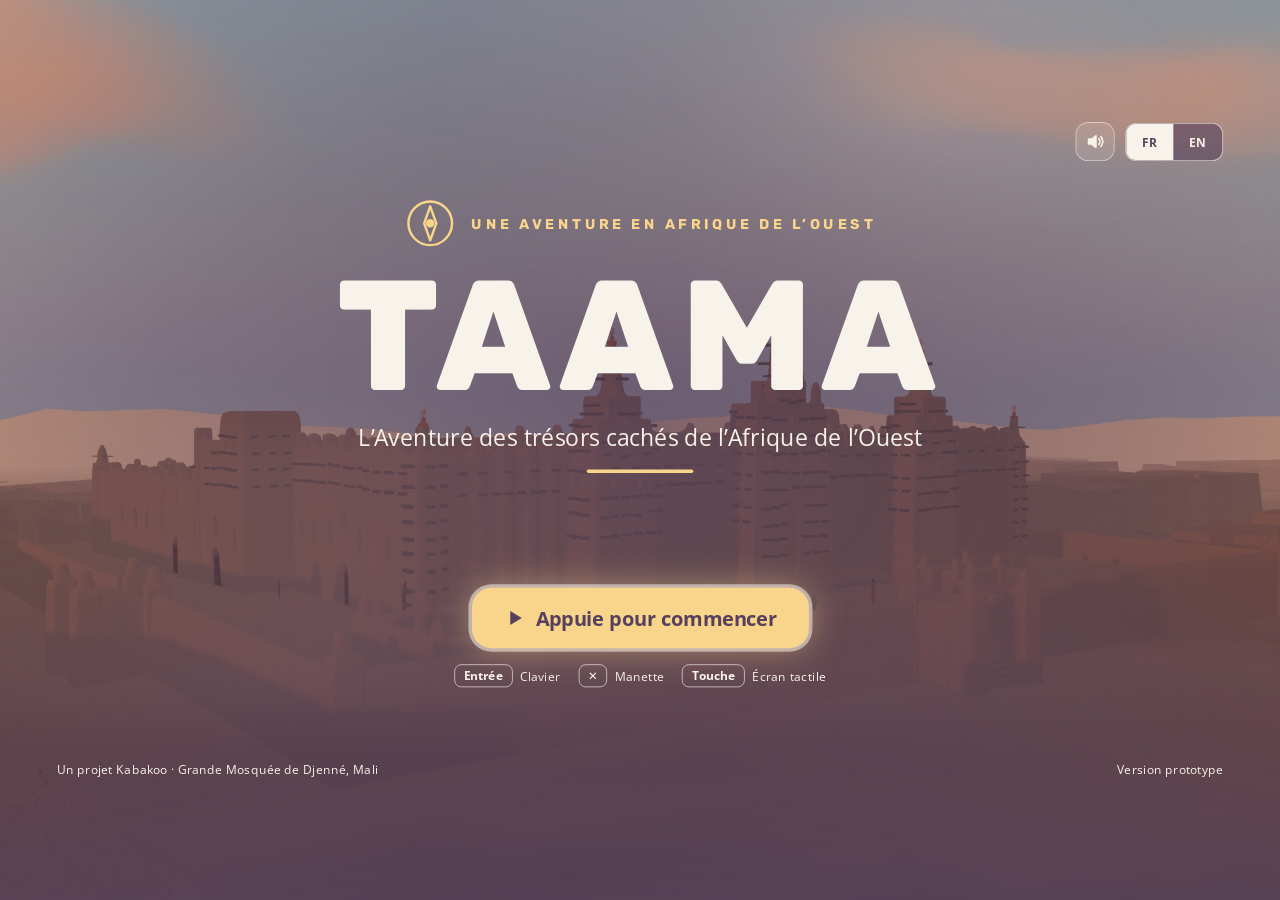
<file: index.html>
<!DOCTYPE html>
<html lang="fr">

<head>
  <meta charset="UTF-8" />
  <meta name="viewport" content="width=device-width, initial-scale=1.0, maximum-scale=1.0, user-scalable=no, viewport-fit=cover" />
  <meta name="mobile-web-app-capable" content="yes" />
  <meta name="apple-mobile-web-app-capable" content="yes" />
  <meta name="apple-mobile-web-app-status-bar-style" content="black-translucent" />
  <meta name="theme-color" content="#1a0f24" />
  <link rel="manifest" href="manifest.json" />
  <link rel="icon" href="data:image/svg+xml,%3Csvg xmlns='http://www.w3.org/2000/svg' viewBox='0 0 44 44'%3E%3Ccircle cx='22' cy='22' r='20' fill='%2355415D'/%3E%3Cpolygon points='22,8 27,22 22,36 17,22' fill='%23F9D58B'/%3E%3C/svg%3E" />
  <title>Djenné · Survol du Drone</title>
  <link rel="preconnect" href="https://fonts.googleapis.com" />
  <link rel="preconnect" href="https://fonts.gstatic.com" crossorigin />
  <link rel="stylesheet" href="https://fonts.googleapis.com/css2?family=Lato:wght@400;700;900&family=Open+Sans:wght@400;600;700&family=Rubik:wght@500;600;700;800&display=swap" />
  <link rel="stylesheet" href="styles/main.css?v=3" />
  <link rel="stylesheet" href="styles/mosque.css?v=3" />
  <link rel="stylesheet" href="styles/drone-game.css?v=3" />
  <link rel="stylesheet" href="styles/sanctuary.css?v=7" />
  <link rel="stylesheet" href="styles/menu.css?v=1" />
  <link rel="stylesheet" href="styles/daycycle.css?v=2" />
  <link rel="stylesheet" href="styles/gamepad.css?v=1" />
  <link rel="stylesheet" href="styles/tapama.css?v=4" />
  <!-- Nouvelle interface (écrans du canvas). ?legacy=1 rétablit l'ancienne intro. -->
  <script>
    window.__NEW_UI = !/[?&]legacy=1/.test(location.search);
    if (window.__NEW_UI) document.documentElement.classList.add('gu');
  </script>
  <link rel="stylesheet" href="styles/game-ui.css?v=7" />
<link rel="stylesheet" href="styles/city-map.css?v=10" />
  <link rel="stylesheet" href="styles/explore.css?v=2" />
  <!-- three.js 0.165 et three-mesh-bvh 0.7.8 sont servis en local (assets/vendor) : plus de dépendance à un CDN pour démarrer le jeu (hors ligne, Wi-Fi filtré) -->
  <script type="importmap">
    {
      "imports": {
        "three": "./assets/vendor/three/build/three.module.js",
        "three/addons/": "./assets/vendor/three/examples/jsm/",
        "three-mesh-bvh": "./assets/vendor/three-mesh-bvh/index.module.js"
      }
    }
  </script>
</head>

<body>
  <div id="glitchOverlay"></div>
  <main id="stage" class="stage">

    <!-- Halo lumineux d'arrière-plan -->
    <div class="sky" aria-hidden="true"></div>
    <div class="sun" aria-hidden="true"></div>
    <div class="grid" aria-hidden="true"></div>
    <div class="sand" aria-hidden="true"></div>

    <!-- Bandeau motif (CSS) -->
    <div class="mosque" aria-hidden="true">
      <div class="band-halo"></div>
      <div class="band-row row-chev-up"></div>
      <div class="band-row row-rhombus"></div>
      <div class="band-row row-chev-down"></div>
      <div class="band-row row-tri"></div>
    </div>

    <!-- Cadre HUD futuriste -->
    <div class="hud" aria-hidden="true">
      <span class="corner tl"></span>
      <span class="corner tr"></span>
      <span class="corner bl"></span>
      <span class="corner br"></span>
    </div>

    <!-- Particules dorées flottantes -->
    <div class="particles" aria-hidden="true">
      <span></span><span></span><span></span><span></span><span></span>
      <span></span><span></span><span></span><span></span><span></span>
      <span></span><span></span><span></span><span></span><span></span>
    </div>

    <!-- Panneaux HUD latéraux (grand écran) -->
    <aside class="side left" aria-hidden="true">
      <div class="side-label">N · 13°54'19"</div>
      <ul class="side-list">
        <li><span>01</span>SCAN OK</li>
        <li><span>02</span>LINK 5G</li>
        <li><span>03</span>GPS LOCK</li>
        <li><span>04</span>IMU CAL</li>
        <li><span>05</span>CAM 4K</li>
      </ul>
      <div class="side-bars">
        <div class="vb"><i style="--h:78%"></i></div>
        <div class="vb"><i style="--h:54%"></i></div>
        <div class="vb"><i style="--h:92%"></i></div>
        <div class="vb"><i style="--h:66%"></i></div>
        <div class="vb"><i style="--h:88%"></i></div>
      </div>
      <div class="side-tag">SECT · A-04</div>
    </aside>

    <aside class="side right" aria-hidden="true">
      <div class="side-label">W · 04°33'07"</div>
      <div class="compass">
        <svg viewBox="0 0 100 100">
          <circle cx="50" cy="50" r="44" fill="none" stroke="#f9d58b" stroke-width="1" opacity=".7" />
          <circle cx="50" cy="50" r="34" fill="none" stroke="#f9d58b" stroke-width=".5" stroke-dasharray="2 4"
            opacity=".5" />
          <g stroke="#f9d58b" stroke-width="1">
            <line x1="50" y1="6" x2="50" y2="14" />
            <line x1="50" y1="86" x2="50" y2="94" />
            <line x1="6" y1="50" x2="14" y2="50" />
            <line x1="86" y1="50" x2="94" y2="50" />
          </g>
          <polygon points="50,18 46,50 54,50" fill="#f9d58b" />
          <polygon points="50,82 46,50 54,50" fill="#f9d58b" opacity=".35" />
          <text x="50" y="4" text-anchor="middle" font-size="6" fill="#f9d58b">N</text>
          <text x="50" y="100" text-anchor="middle" font-size="6" fill="#f9d58b" opacity=".5">S</text>
          <text x="2" y="52" font-size="6" fill="#f9d58b" opacity=".5">W</text>
          <text x="93" y="52" font-size="6" fill="#f9d58b" opacity=".5">E</text>
        </svg>
      </div>
      <ul class="side-list">
        <li><span>T°</span>32°C</li>
        <li><span>HR</span>14%</li>
        <li><span>PR</span>1012</li>
        <li><span>UV</span>09</li>
      </ul>
      <div class="side-tag">FREQ · 2.4 GHz</div>
    </aside>

    <!-- Tablette holographique -->
    <section class="panel">
      <div class="holo-tablet" id="tablet">
        <span class="edge e1"></span><span class="edge e2"></span>
        <span class="edge e3"></span><span class="edge e4"></span>
        <span class="bolt b1"></span><span class="bolt b2"></span>
        <span class="bolt b3"></span><span class="bolt b4"></span>

        <!-- En-tête -->
        <header class="t-head">
          <div class="t-brand">
            <span class="logo">◈</span>
            <span>DJENNÉ · RECON SYS</span>
          </div>
          <div class="t-status">
            <i></i><i></i><i></i>
            <span>v1.0 · ONLINE</span>
          </div>
        </header>

        <!-- Grille principale -->
        <div class="t-grid">
          <!-- Colonne gauche : infos -->
          <aside class="t-left">
            <div class="t-row">
              <span class="t-ico">
                <svg viewBox="0 0 24 24">
                  <circle cx="12" cy="12" r="9" fill="none" stroke="currentColor" stroke-width="1.5" />
                  <circle cx="12" cy="12" r="3" fill="currentColor" />
                  <line x1="12" y1="2" x2="12" y2="6" stroke="currentColor" stroke-width="1.5" />
                  <line x1="12" y1="18" x2="12" y2="22" stroke="currentColor" stroke-width="1.5" />
                  <line x1="2" y1="12" x2="6" y2="12" stroke="currentColor" stroke-width="1.5" />
                  <line x1="18" y1="12" x2="22" y2="12" stroke="currentColor" stroke-width="1.5" />
                </svg>
              </span>
              <div class="t-content">
                <b>CIBLE</b>
                <em>Grande Mosquée</em>
              </div>
              <svg class="t-chev" viewBox="0 0 24 24" aria-hidden="true">
                <path d="M6 9 L12 15 L18 9" fill="none" stroke="currentColor" stroke-width="2" stroke-linecap="round"
                  stroke-linejoin="round" />
              </svg>
            </div>

            <div class="t-row">
              <span class="t-ico">
                <svg viewBox="0 0 24 24">
                  <path d="M12 2 C8 2 5 5 5 9 C5 14 12 22 12 22 C12 22 19 14 19 9 C19 5 16 2 12 2 Z" fill="none"
                    stroke="currentColor" stroke-width="1.5" />
                  <circle cx="12" cy="9" r="2.5" fill="currentColor" />
                </svg>
              </span>
              <div class="t-content">
                <b>POSITION</b>
                <em>14°N · 04°W</em>
              </div>
              <svg class="t-chev" viewBox="0 0 24 24" aria-hidden="true">
                <path d="M6 9 L12 15 L18 9" fill="none" stroke="currentColor" stroke-width="2" stroke-linecap="round"
                  stroke-linejoin="round" />
              </svg>
            </div>

            <div class="t-row">
              <span class="t-ico">
                <svg viewBox="0 0 24 24">
                  <path d="M3 9 Q6 5 9 9 T15 9 T21 9" fill="none" stroke="currentColor" stroke-width="1.5"
                    stroke-linecap="round" />
                  <path d="M3 14 Q6 10 9 14 T15 14 T21 14" fill="none" stroke="currentColor" stroke-width="1.5"
                    stroke-linecap="round" opacity=".6" />
                  <path d="M3 19 Q6 15 9 19 T15 19" fill="none" stroke="currentColor" stroke-width="1.5"
                    stroke-linecap="round" opacity=".4" />
                </svg>
              </span>
              <div class="t-content">
                <b>VENT</b>
                <em>04 m/s · NE</em>
              </div>
              <svg class="t-chev" viewBox="0 0 24 24" aria-hidden="true">
                <path d="M6 9 L12 15 L18 9" fill="none" stroke="currentColor" stroke-width="2" stroke-linecap="round"
                  stroke-linejoin="round" />
              </svg>
            </div>

            <div class="t-row">
              <span class="t-ico">
                <svg viewBox="0 0 24 24">
                  <circle cx="12" cy="12" r="9" fill="none" stroke="currentColor" stroke-width="1.5" />
                  <path d="M12 3 A9 9 0 0 0 12 21 Z" fill="currentColor" />
                </svg>
              </span>
              <div class="t-content">
                <b>HEURE</b>
                <em>18:42 · MAGHRIB</em>
              </div>
              <svg class="t-chev" viewBox="0 0 24 24" aria-hidden="true">
                <path d="M6 9 L12 15 L18 9" fill="none" stroke="currentColor" stroke-width="2" stroke-linecap="round"
                  stroke-linejoin="round" />
              </svg>
            </div>
          </aside>

          <!-- Visuel central : drone vue de dessus -->
          <div class="t-center">
            <div class="t-holo">
              <!-- Viseur fixe -->
              <svg class="t-target" viewBox="0 0 200 200" aria-hidden="true">
                <defs>
                  <radialGradient id="halo" cx="50%" cy="50%" r="60%">
                    <stop offset="0%" stop-color="#f9d58b" stop-opacity=".45" />
                    <stop offset="70%" stop-color="#f9d58b" stop-opacity="0" />
                  </radialGradient>
                </defs>
                <circle cx="100" cy="100" r="90" fill="url(#halo)" />
                <g stroke="#f9d58b" stroke-width="1" fill="none" opacity=".75">
                  <circle cx="100" cy="100" r="80" />
                  <circle cx="100" cy="100" r="50" stroke-dasharray="3 5" />
                  <line x1="100" y1="10" x2="100" y2="30" />
                  <line x1="100" y1="170" x2="100" y2="190" />
                  <line x1="10" y1="100" x2="30" y2="100" />
                  <line x1="170" y1="100" x2="190" y2="100" />
                </g>
              </svg>

              <!-- Drone GLB 3D animé -->
              <canvas class="t-drone-3d" id="droneCanvas"></canvas>
            </div>
            <div class="t-scan"></div>
            <div class="t-pct"><b id="readyPct">98</b><span>%</span><em>SYSTÈME PRÊT</em></div>
          </div>

          <!-- Colonne droite : badge -->
          <aside class="t-right">
            <div class="t-badge">
              <span class="t-badge-text">DRONE<br /><b id="droneMode">—</b></span>
              <!-- BOUTON CTA "DÉCOLLE LE DRONE" -->
              <div class="cta-wrap">
                <span class="cta-rail left"></span>
                <button id="launchBtn" class="cta-launch" type="button" aria-label="Décolle le drone">
                  <span class="cta-ring"></span>
                  <span class="cta-ring r2"></span>
                  <span class="cta-core">
                    <svg viewBox="0 0 24 24" class="cta-arrow" aria-hidden="true">
                      <path d="M12 3 L18 11 L14 11 L14 21 L10 21 L10 11 L6 11 Z" fill="currentColor" />
                    </svg>
                  </span>
                  <span class="cta-text">
                    <em>// COMMANDE D'ENVOL</em>
                    <strong>DÉCOLLE LE DRONE</strong>
                  </span>
                  <span class="cta-energy"><i></i></span>
                  <span class="cta-chev">›</span>
                </button>
                <span class="cta-rail right"></span>
              </div>
            </div>
            <div class="t-mini">
              <span>ALT</span><b>00m</b>
              <span>SIG</span><b>98%</b>
              <span>BAT</span><b>100%</b>
            </div>
          </aside>
        </div>

        <!-- Console défilante -->
        <div class="t-console" id="console">
          <span class="prompt">›</span>
          <div class="lines" id="consoleLines"></div>
        </div>

        <!-- Barres -->
        <div class="t-bars">
          <div class="bar-row"><label>SIGNAL</label>
            <div class="track"><span style="--w:98%"></span></div><b>98%</b>
          </div>
          <div class="bar-row"><label>BATTERIE</label>
            <div class="track"><span style="--w:100%"></span></div><b>100%</b>
          </div>
          <div class="bar-row"><label>GPS</label>
            <div class="track"><span style="--w:92%"></span></div><b>92%</b>
          </div>
        </div>

        <!-- Pied -->
        <footer class="t-foot">
          <p class="t-title">DJENNÉ <small>Patrimoine · Survol 3D</small></p>
          <p class="t-foot-stat"><span class="dot"></span>SYSTÈME PRÊT AU LANCEMENT</p>
        </footer>
      </div>

      <!-- Reflet au sol -->
      <div class="reflection" aria-hidden="true"></div>
      <div class="dust" aria-hidden="true"></div>
    </section>

    <!-- Overlay vidéo -->
    <div id="videoOverlay" class="video-overlay" aria-hidden="true">
      <div class="video-frame">
        <div class="vhud">
          <span class="rec"><i></i> REC</span>
          <span class="meta" id="vMeta">DRONE · 00:00</span>
          <span class="coords">14°N · 04°W</span>
        </div>
        <video id="introVideo" playsinline preload="auto"></video>
        <button id="skipBtn" class="skip" type="button">PASSER ›</button>
      </div>
    </div>

    <!-- Voile d'intro : animation de texte d'entrée -->
    <div id="boot" class="boot">
      <div class="intro-stage" id="introStage" aria-live="polite"></div>
      <span class="intro-skip" id="introSkip" role="button" tabindex="0">PASSER ›</span>
    </div>

    <!-- Bouton son -->
    <button id="soundToggle" class="sound-btn" type="button" aria-label="Son">
      <svg viewBox="0 0 24 24">
        <path d="M3 9 V15 H7 L13 20 V4 L7 9 Z" fill="currentColor" />
        <path d="M16 8 Q20 12 16 16" stroke="currentColor" stroke-width="2" fill="none" stroke-linecap="round" />
      </svg>
      <span id="soundLabel">SON OFF</span>
    </button>

    <!-- Séquence de décollage : compte à rebours -->
    <div id="liftoff" class="liftoff" aria-hidden="true">
      <div class="lo-grid" aria-hidden="true"></div>
      <div class="lo-noise" aria-hidden="true"></div>

      <div class="lo-shake">
        <!-- Anneaux de propulsion -->
        <svg class="lo-thrusters" viewBox="0 0 400 400" aria-hidden="true">
          <defs>
            <linearGradient id="thrGrad" x1="0" y1="0" x2="1" y2="1">
              <stop offset="0%" stop-color="#f9d58b" stop-opacity="0" />
              <stop offset="50%" stop-color="#f9d58b" stop-opacity="1" />
              <stop offset="100%" stop-color="#f9d58b" stop-opacity="0" />
            </linearGradient>
          </defs>
          <!-- 3 anneaux rotatifs concentriques -->
          <circle class="thr r1" cx="200" cy="200" r="180" fill="none" stroke="url(#thrGrad)" stroke-width="3"
            stroke-dasharray="40 16 80 24 50 30 120 20" />
          <circle class="thr r2" cx="200" cy="200" r="150" fill="none" stroke="url(#thrGrad)" stroke-width="2"
            stroke-dasharray="60 18 30 40 90 22" />
          <circle class="thr r3" cx="200" cy="200" r="120" fill="none" stroke="#f9d58b" stroke-width="1.5" opacity=".6"
            stroke-dasharray="3 8" />
          <!-- Tics cardinaux -->
          <g stroke="#f9d58b" stroke-width="2">
            <line x1="200" y1="20" x2="200" y2="38" />
            <line x1="200" y1="362" x2="200" y2="380" />
            <line x1="20" y1="200" x2="38" y2="200" />
            <line x1="362" y1="200" x2="380" y2="200" />
          </g>
          <!-- Cible centrale -->
          <circle cx="200" cy="200" r="6" fill="#f9d58b" />
          <circle cx="200" cy="200" r="14" fill="none" stroke="#f9d58b" stroke-width="1" />
        </svg>

        <!-- Anneau d'énergie qui se remplit -->
        <svg class="lo-charge" viewBox="0 0 200 200" aria-hidden="true">
          <circle cx="100" cy="100" r="92" fill="none" stroke="#f9d58b22" stroke-width="3" />
          <circle id="liftoffCharge" cx="100" cy="100" r="92" fill="none" stroke="#f9d58b" stroke-width="3"
            stroke-dasharray="578" stroke-dashoffset="578" stroke-linecap="round" transform="rotate(-90 100 100)"
            style="filter:drop-shadow(0 0 8px #f9d58b)" />
        </svg>

        <!-- T-MINUS + chiffre -->
        <div class="lo-count">
          <span class="lo-tminus" id="liftoffTminus">T - 0:03</span>
          <div class="lo-digit" id="liftoffDigit">3</div>
          <span class="lo-label" id="liftoffLabel">PRÉPARATION</span>
        </div>
      </div>

      <!-- Flash final -->
      <div class="lo-flash" id="liftoffFlash"></div>
    </div>

    <!-- ÉTAPE FINALE : maquette 3D de la ville (après la vidéo drone) -->
    <div id="mosqueStage" class="mosque-stage" aria-hidden="true">
      <canvas id="mosqueCanvas"></canvas>
      <div id="mosqueLoading" class="mosque-loading">
        <div class="mq-spinner" aria-hidden="true"></div>
        <p class="mq-load-txt">CHARGEMENT DE LA MAQUETTE · <b>0%</b></p>
      </div>
      <div class="mosque-title" aria-hidden="true">
        <em>// SURVOL TERMINÉ</em>
        <strong>GRANDE MOSQUÉE DE DJENNÉ</strong>
        <span class="mq-sub">
          <span class="mq-sub-desktop">Glissez pour explorer · molette pour zoomer</span>
          <span class="mq-sub-mobile">Glissez pour explorer · pincez pour zoomer</span>
        </span>
      </div>

      <!-- Panneau d'informations (haut de l'écran, texte blanc, sans fond) -->
      <div id="mosqueInfo" class="mq-info" aria-live="polite">
        <div class="mq-info-block" data-info="facade">
          <h2 class="mq-info-title">LA FAÇADE</h2>
          <ul class="mq-info-list">
            <li><b>Le mur de la prière (qibla)</b> : c'est la façade principale ; elle est tournée vers La Mecque, la direction de la prière.</li>
            <li><b>Les trois grandes tours</b> : elles dominent la façade et donnent à la mosquée sa forme reconnaissable.</li>
            <li><b>Les poutres en bois (torons)</b> : ce sont des branches de palmier qui dépassent des murs d'environ 60 cm. Elles servent d'échafaudage déjà en place pour réparer le bâtiment chaque année.</li>
            <li><b>Le banco</b> : un mélange de terre crue et de paille. Il est refait chaque année par les habitants lors d'une grande fête.</li>
          </ul>
        </div>

        <div class="mq-info-block" data-info="minarets">
          <h2 class="mq-info-title">LES MINARETS</h2>
          <ul class="mq-info-list">
            <li><b>Trois grandes tours</b> : elles s'élèvent sur le mur de la prière. La tour du milieu mesure environ 16 mètres.</li>
            <li><b>Monter au toit</b> : les minarets eux-mêmes n'ont pas d'escalier. Ce sont deux tours carrées, à part, qui abritent les marches menant au toit.</li>
            <li><b>L'appel à la prière</b> : depuis le haut de la tour principale, le muezzin appelle les fidèles à venir prier.</li>
            <li><b>Les œufs d'autruche</b> : chaque pointe de tour est coiffée d'un œuf d'autruche. On lui associe souvent une idée de pureté et de fécondité.</li>
          </ul>
        </div>

        <div class="mq-info-block" data-info="ventilation">
          <h2 class="mq-info-title">LES CANARIS</h2>
          <ul class="mq-info-list">
            <li>Des bols en terre cuite (canaris), posés à l'envers, coiffent de petits trous d'aération sur le toit.</li>
            <li>On les retire pour laisser l'air chaud monter et sortir : la salle de prière reste plus fraîche.</li>
            <li>L'eau de pluie, elle, est éloignée des murs par d'autres tuyaux en terre cuite placés au bord du toit.</li>
            <li>Tout est en terre, comme le reste du bâtiment, et refait chaque année.</li>
          </ul>
        </div>

        <div class="mq-info-block" data-info="cour">
          <h2 class="mq-info-title">LA COUR DES FEMMES</h2>
          <ul class="mq-info-list">
            <li>À côté de la grande salle s'ouvre une cour bordée de galeries couvertes.</li>
            <li>La galerie de l'ouest est l'espace réservé à la prière des femmes.</li>
            <li>Ouverte sur le ciel, la cour reste fraîche et bien aérée aux heures de prière.</li>
            <li>Ses murs en banco sont refaits chaque année, comme tout le bâtiment.</li>
          </ul>
        </div>
      </div>

      <!-- Boutons d'action sur la maquette (style néon — palette de l'expérience) -->
      <div class="mq-ui">
        <!-- coin haut-droit : Réalité augmentée -->
        <button type="button" class="mq-circle mq-ar" data-action="ar" aria-label="Mode réalité augmentée">
          <span class="mq-circle-label">AR</span>
        </button>

        <!-- coin haut-droit (sur une fiche) : vidéo du crépissage -->
        <button type="button" class="mq-video-btn" data-action="video-crepissage" aria-label="Voir la vidéo du grand crépissage">
          <span class="mq-video-ico" aria-hidden="true">
            <svg viewBox="0 0 24 24"><path d="M8 5v14l11-7z"/></svg>
          </span>
          <span class="mq-video-txt">LE GRAND CRÉPISSAGE</span>
        </button>

        <!-- coin bas-droit : menu radial (déploie les sous-boutons en arc) -->
        <div class="mq-menu-wrap">
          <div class="mq-radial">
            <button type="button" class="mq-rad-item" data-part="facade"
                    style="--tx:calc(var(--r) * -0.242); --ty:calc(var(--r) * -0.970)">
              <span class="mq-rad-label">Façade</span>
              <span class="mq-rad-ico" aria-hidden="true">
                <svg viewBox="0 0 24 24"><path d="M3 22V12l1.6-2.3L6.2 12v10zM10.4 22V7.3L12 5l1.6 2.3V22zM17.8 22V12l1.6-2.3L21 12v10z"/><rect x="2.5" y="15.4" width="19" height="6.6"/></svg>
              </span>
            </button>

            <button type="button" class="mq-rad-item" data-part="minarets"
                    style="--tx:calc(var(--r) * -0.695); --ty:calc(var(--r) * -0.719)">
              <span class="mq-rad-label">Minarets</span>
              <span class="mq-rad-ico" aria-hidden="true">
                <svg viewBox="0 0 24 24"><path d="M12 2l1.9 3.3v1.5h-3.8V5.3L12 2z"/><rect x="9.7" y="7.3" width="4.6" height="2.6"/><rect x="9" y="10.5" width="6" height="11.5"/></svg>
              </span>
            </button>

            <button type="button" class="mq-rad-item" data-part="ventilation"
                    style="--tx:calc(var(--r) * -0.951); --ty:calc(var(--r) * -0.309)">
              <span class="mq-rad-label">Ventilation</span>
              <span class="mq-rad-ico" aria-hidden="true">
                <svg viewBox="0 0 24 24"><path d="M9.1 3h5.8l-.7 2.3c1.9 1 3.2 3.2 3.2 5.9 0 4.4-2.4 8-5.4 8s-5.4-3.6-5.4-8c0-2.7 1.3-4.9 3.2-5.9L9.1 3z"/></svg>
              </span>
            </button>

            <button type="button" class="mq-rad-item" data-part="cour"
                    style="--tx:calc(var(--r) * -0.978); --ty:calc(var(--r) * 0.208)">
              <span class="mq-rad-label">Cour<br>extérieure</span>
              <span class="mq-rad-ico" aria-hidden="true">
                <svg viewBox="0 0 24 24"><path d="M12 1.5l2.2 5.9 5.9-2.2-2.2 5.9 2.2 5.9-5.9-2.2L12 22.5l-2.2-5.9-5.9 2.2 2.2-5.9-2.2-5.9 5.9 2.2z"/></svg>
              </span>
            </button>
          </div>

          <button type="button" class="mq-circle mq-menu" data-action="menu" aria-label="Menu" aria-expanded="false">
            <span class="mq-burger"><i></i><i></i><i></i></span>
          </button>
        </div>

        <!-- coin bas-gauche : modes -->
        <div class="mq-actions">
          <button type="button" class="mq-btn is-active" data-action="game" aria-pressed="true">GAME</button>
          <button type="button" class="mq-btn mq-btn--ghost" data-action="interior" aria-pressed="false">SANCTUAIRE</button>
        </div>
      </div>

      <!-- Fenêtre vidéo : le grand crépissage annuel -->
      <div id="mosqueVideo" class="mq-video-modal" aria-hidden="true">
        <div class="mq-video-backdrop"></div>
        <div class="mq-video-inner">
          <button type="button" class="mq-video-close" aria-label="Fermer la vidéo">✕</button>
          <h3 class="mq-video-title">LE GRAND CRÉPISSAGE</h3>
          <video id="mosqueVideoEl" class="mq-video-el" controls playsinline preload="none" hidden>
          </video>
          <p id="mosqueVideoSoon" class="mq-video-soon">Vidéo bientôt disponible.</p>
        </div>
      </div>

      <!-- ===== HUD du mode jeu drone (caché par défaut) ===== -->
      <div id="droneHud" class="dg-hud" aria-hidden="true">
        <!-- Coin haut-gauche : boussole / radar -->
        <div class="dg-compass">
          <span class="dg-compass-deg" id="dgHeading">0°</span>
          <span class="dg-compass-eye" aria-hidden="true">◉</span>
          <i class="dg-compass-fan" id="dgFan"></i>
        </div>

        <!-- Coin haut-droit : batterie + signal + quitter -->
        <div class="dg-status">
          <span class="dg-batt" id="dgBatt">100%</span>
          <span class="dg-signal" id="dgSignal">▮▮▮▮</span>
          <button type="button" class="dg-quit" id="dgQuit" aria-label="Quitter le mode jeu">✕</button>
        </div>

        <!-- Réticule central + télémétrie -->
        <div class="dg-reticle">
          <div class="dg-tele">
            <span id="dgAngle">0.0°</span>
            <span id="dgSpeed">0 MPH</span>
            <span id="dgAlt">H : 0M</span>
          </div>
        </div>

        <!-- Joystick gauche : altitude + yaw -->
        <div class="dg-stick dg-stick--left" id="dgStickL">
          <span class="dg-stick-up">UP</span>
          <span class="dg-stick-down">DOWN</span>
          <i class="dg-stick-knob"></i>
        </div>

        <!-- Joystick droit : avance + latéral -->
        <div class="dg-stick dg-stick--right" id="dgStickR">
          <i class="dg-stick-knob"></i>
        </div>

        <!-- Barre d'outils -->
        <div class="dg-toolbar">
          <button type="button" class="dg-tool" id="dgGallery" aria-label="Galerie">⭕</button>
          <button type="button" class="dg-tool" id="dgPhoto" aria-label="Photo">📷</button>
          <button type="button" class="dg-tool" id="dgList" aria-label="Points d'intérêt">☰</button>
          <button type="button" class="dg-tool" id="dgModel" aria-label="Changer de drone">🚁</button>
          <button type="button" class="dg-tool" id="dgVideo" aria-label="Enregistrer une vidéo">🎥</button>
        </div>

        <!-- Indice décollage (disparaît dès le premier envol) -->
        <div class="dg-takeoff-hint" id="dgTakeoffHint" aria-live="polite">
          <span class="dg-takeoff-arrow">↑</span>
          <span class="dg-takeoff-label">JOYSTICK GAUCHE · DÉCOLLE</span>
        </div>

        <!-- Panneau points d'intérêt (caché) -->
        <div class="dg-poi" id="dgPoi" hidden></div>

        <!-- Galerie photos (cachée) -->
        <div class="dg-galleryPanel" id="dgGalleryPanel" hidden></div>
      </div>

      <!-- ===== Overlay « tournez votre téléphone » (caché par défaut) ===== -->
      <div id="droneRotate" class="dg-rotate" aria-hidden="true">
        <div class="dg-rotate-ico">🔄</div>
        <p>Tournez votre téléphone<br>en mode paysage</p>
      </div>

      <!-- ===== HUD du mode Sanctuaire (visite intérieure FPS) ===== -->
      <div id="sanctuaryHud" class="sn-hud" aria-hidden="true">

        <!-- Haut gauche : boussole -->
        <div class="sn-compass">
          <svg class="sn-compass-svg" viewBox="0 0 80 80" aria-hidden="true">
            <circle cx="40" cy="40" r="36" fill="none" stroke="#f9d58b" stroke-width="1" opacity=".6"/>
            <g stroke="#f9d58b" stroke-width="1">
              <line x1="40" y1="4"  x2="40" y2="12"/>
              <line x1="40" y1="68" x2="40" y2="76"/>
              <line x1="4"  y1="40" x2="12" y2="40"/>
              <line x1="68" y1="40" x2="76" y2="40"/>
            </g>
            <text x="40" y="9" text-anchor="middle" font-size="5" fill="#f9d58b">N</text>
          </svg>
          <!-- Aiguille HTML (pas SVG) pour garantir style.transform sur iOS Safari -->
          <i id="snFan" class="sn-compass-needle" aria-hidden="true"></i>
        </div>

        <!-- Aide contrôles (disparaît après quelques secondes) -->
        <p class="sn-hint" id="snHint">ZQSD · Maj courir · X/○ sauter · ✕ valider · clic/F tir · V tir latéral · glisser pour la caméra</p>

        <!-- Viseur et cible du gadget -->
        <div class="sn-reticle" id="snReticle" aria-hidden="true"></div>
        <div class="sn-target" id="snTarget" aria-hidden="true">
          <span class="sn-target-kicker">CIBLE</span>
          <div class="sn-target-line">
            <b id="snTargetState">DRONE HOSTILE</b>
            <em id="snTargetDist">-- m</em>
          </div>
          <div class="sn-target-bar"><i id="snTargetFill"></i></div>
        </div>

        <!-- Panneau lieux (s'ouvre avec ☰) -->
        <div id="snPoiPanel" class="sn-poi" hidden>
          <button type="button" data-sn-poi="exterior">🚪 Extérieur</button>
          <button type="button" data-sn-poi="interior">🕌 Intérieur</button>
          <button type="button" data-sn-action="quit">↩ Quitter</button>
        </div>

        <!-- Haut droit : bouton quitter -->
        <button type="button" class="sn-quit" id="snQuit" aria-label="Quitter le mode Sanctuaire">↩</button>

        <!-- Joystick unique — bas droit -->
        <div class="sn-stick" id="snStick">
          <i class="sn-stick-knob"></i>
        </div>

        <!-- Barre d'actions — bas centre -->
        <div class="sn-toolbar">
          <button type="button" class="sn-tool" id="snPhoto"   aria-label="Capture d'écran">📷</button>
          <button type="button" class="sn-tool" id="snMenu"    aria-label="Menu">☰</button>
          <button type="button" class="sn-tool" id="snVideo"   aria-label="Vidéo">🎥</button>
        </div>

        <!-- Boutons de tir (clavier / tactile) -->
        <div class="sn-combat">
          <button type="button" class="sn-fire" id="snFire" aria-label="Tirer avec le gadget">
            <span>⚡</span>TIR
          </button>
          <button type="button" class="sn-fire sn-fire-side" id="snFireSide" aria-label="Tir latéral au gadget">
            <span>↔</span>CÔTÉ
          </button>
        </div>

      </div>

      <!-- ===== Overlay du mode AR (caché par défaut) ===== -->
      <div id="arOverlay" class="ar-overlay" aria-hidden="true">
        <button id="arQuit" class="ar-quit" type="button" aria-label="Quitter AR">✕</button>
        <p id="arHint" class="ar-hint"></p>
      </div>

      <!-- model-viewer caché — gère AR Android (WebXR/Scene Viewer) + iOS (Quick Look) -->
      <model-viewer
        id="mosqueArViewer"
        data-src="assets/models/djenne-mosque-only.glb"
        ar
        ar-modes="scene-viewer webxr quick-look"
        ar-placement="floor"
        ar-scale="auto"
        scale="0.008 0.008 0.008"
        style="position:fixed;top:0;left:0;width:100%;height:100%;opacity:0;pointer-events:none;z-index:-1;"
        loading="eager">
      </model-viewer>
    </div>

  </main>

  <script src="app/game-audio.js?v=1"></script>
  <script src="app/main.js?v=6"></script>
  <script type="module" src="app/guide.js?v=28"></script>   <!-- avant les autres modules : son écouteur de touches passe en premier quand « Comment jouer » est ouvert -->
  <script type="module" src="app/drone-viewer.js?v=4"></script>
  <script type="module" src="app/mosque-viewer.js?v=29"></script>
  <script type="module" src="app/sky.js?v=5"></script>
  <script type="module" src="app/daycycle.js?v=5"></script>
  <script type="module" src="app/city-lights.js?v=8"></script>
  <script type="module" src="app/river.js?v=3"></script>
  <script type="module" src="app/water-fx.js?v=2"></script>
  <script type="module" src="app/city-map.js?v=18"></script>
  <script type="module" src="app/neantis-base.js?v=17"></script>
  <script type="module" src="app/vehicle.js?v=47"></script>
  <script type="module" src="app/dispositif1.js?v=23"></script>
  <script type="module" src="app/explore.js?v=2"></script>
  <script type="module" src="app/gamepad.js?v=15"></script>
  <script type="module" src="app/drone-game.js?v=26"></script>
  <script type="module" src="app/sanctuary-mode.js?v=95"></script>
  <script type="module" src="app/menu.js?v=3"></script>
  <script type="module" src="app/keyboard-menu.js?v=3"></script>
  <script type="module" src="app/laboratoire.js?v=7"></script>
  <script type="module" src="app/dossier.js?v=4"></script>
  <script type="module" src="app/tapama.js?v=12"></script>
  <script type="module" src="app/game-ui.js?v=43"></script>
  <script type="module" src="app/touch-controls.js?v=5"></script>
</body>

</html>
</file>
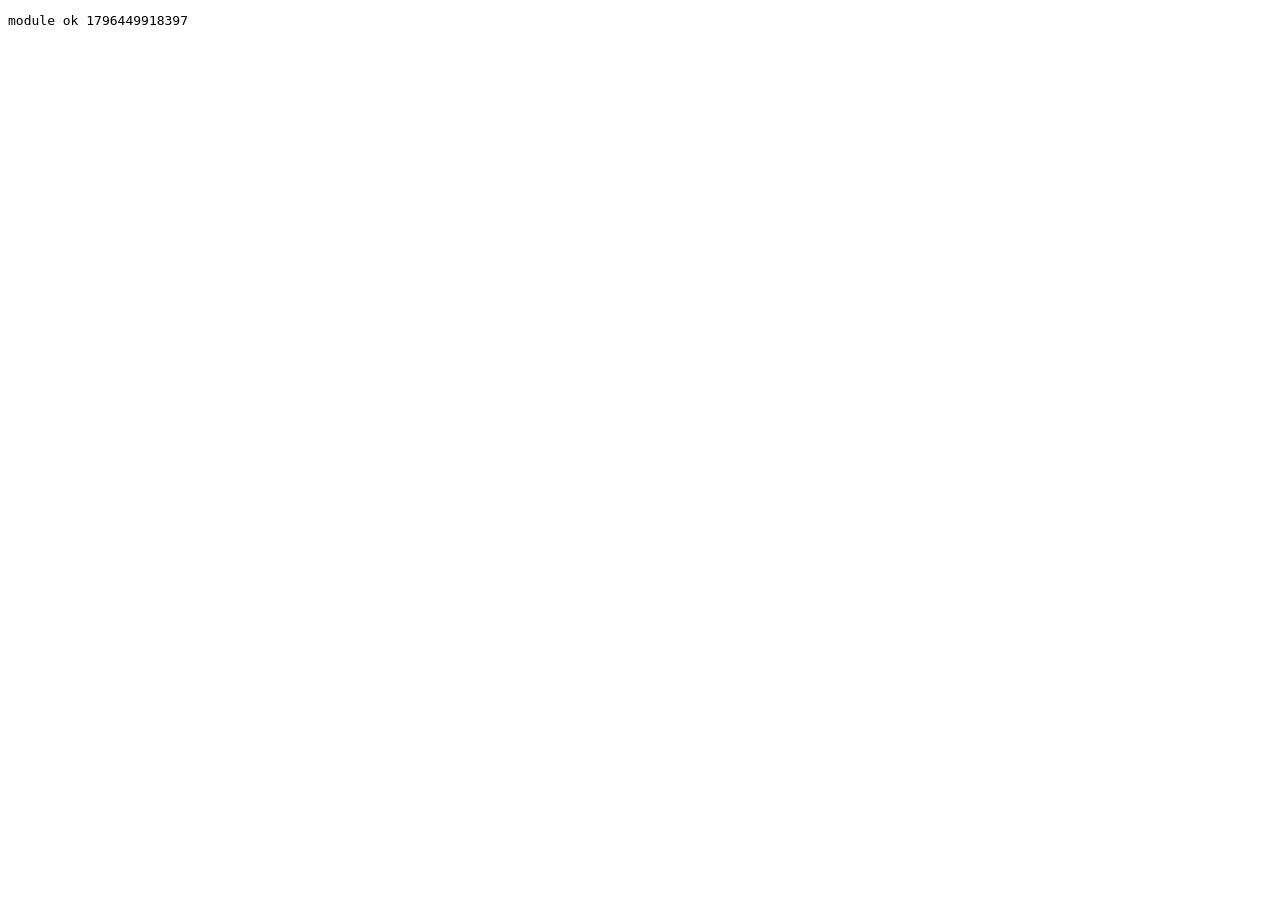
<file: tests/smoke.html>
<!DOCTYPE html>
<html><head><meta charset="utf-8"><title>smoke</title></head>
<body>
<pre id="out">init…</pre>
<script type="module">
  document.getElementById('out').textContent = 'module ok ' + Date.now();
  document.title = 'OK';
</script>
</body></html>
</file>
<file: styles/main.css>
:root {
  --purple: #55415d;
  --purple-deep: #2a1f33;
  --gold: #f9d58b;
  --gold-soft: #f9d58b88;
  --ink: #0e0816;
}

* {
  box-sizing: border-box;
  margin: 0;
  padding: 0
}

html,
body {
  height: 100%;
  overflow: hidden;
  background: var(--ink);
  color: var(--gold);
  font-family: "Segoe UI", system-ui, sans-serif;
  -webkit-font-smoothing: antialiased
}

.stage {
  position: relative;
  width: 100vw;
  height: 100vh;
  overflow: hidden;
  perspective: 1200px
}

/* === FOND === */
.sky {
  position: absolute;
  inset: 0;
  background:
    radial-gradient(ellipse at 50% 85%, #7a4a3d 0%, #4a2e44 30%, var(--purple-deep) 60%, var(--ink) 100%);
}

.sun {
  position: absolute;
  left: 50%;
  bottom: 18%;
  width: 520px;
  height: 520px;
  transform: translateX(-50%);
  background: radial-gradient(circle, #f9d58b88 0%, #f9b46b33 35%, transparent 65%);
  filter: blur(8px);
  animation: sunPulse 6s ease-in-out infinite;
}

@keyframes sunPulse {
  50% {
    transform: translateX(-50%) scale(1.08);
    opacity: .85
  }
}

.grid {
  position: absolute;
  inset: 0;
  background-image:
    linear-gradient(rgba(249, 213, 139, .07) 1px, transparent 1px),
    linear-gradient(90deg, rgba(249, 213, 139, .07) 1px, transparent 1px);
  background-size: 60px 60px;
  mask-image: linear-gradient(180deg, transparent 40%, #000 70%, transparent 100%);
  -webkit-mask-image: linear-gradient(180deg, transparent 40%, #000 70%, transparent 100%);
  animation: gridSlide 14s linear infinite;
}

@keyframes gridSlide {
  to {
    background-position: 0 60px, 60px 0
  }
}

.sand {
  position: absolute;
  left: 0;
  right: 0;
  bottom: 0;
  height: 24%;
  background: linear-gradient(180deg, transparent, #3a2336 40%, #1a1220);
  box-shadow: inset 0 60px 80px -40px #f9d58b22;
}

/* === MOSQUÉE === */
/* === BANDEAU MOTIF DJENNÉ === */
.mosque {
  position: absolute;
  left: 0;
  right: 0;
  bottom: 0;
  width: 100%;
  display: flex;
  flex-direction: column;
  background: #2a1f33;
  border-top: 1px solid #f9d58b;
  box-shadow: 0 -6px 24px #f9d58b22, inset 0 1px 0 #f9d58b55;
}

.band-halo {
  position: absolute;
  left: 0;
  right: 0;
  top: -80px;
  height: 80px;
  pointer-events: none;
  background: linear-gradient(180deg, transparent 0%, #f9d58b22 100%);
}

.band-row {
  width: 100%;
  background-repeat: repeat-x;
  background-position: center
}

/* Rang 1 : chevrons pointe en haut */
.row-chev-up {
  height: 40px;
  background-color: #2a1f33;
  background-image: url("data:image/svg+xml;utf8,<svg xmlns='http://www.w3.org/2000/svg' width='48' height='40' viewBox='0 0 48 40'><polygon points='0,32 24,6 48,32' fill='%23f9d58b'/><polygon points='6,30 24,14 42,30' fill='%232a1f33'/><circle cx='24' cy='22' r='1.6' fill='%23f9d58b'/></svg>");
  background-size: 48px 40px;
  border-bottom: 1px solid #f9d58b88;
}

/* Bande médiane : losanges */
.row-rhombus {
  height: 22px;
  background-color: #1a1220;
  background-image: url("data:image/svg+xml;utf8,<svg xmlns='http://www.w3.org/2000/svg' width='24' height='22' viewBox='0 0 24 22'><polygon points='12,3 22,11 12,19 2,11' fill='none' stroke='%23f9d58b' stroke-width='1' opacity='0.9'/><circle cx='12' cy='11' r='1' fill='%23f9d58b'/></svg>");
  background-size: 24px 22px;
}

/* Rang 2 : chevrons pointe en bas */
.row-chev-down {
  height: 40px;
  background-color: #2a1f33;
  background-image: url("data:image/svg+xml;utf8,<svg xmlns='http://www.w3.org/2000/svg' width='48' height='40' viewBox='0 0 48 40'><polygon points='0,8 24,34 48,8' fill='%23f9d58b'/><polygon points='6,10 24,26 42,10' fill='%232a1f33'/><circle cx='24' cy='18' r='1.6' fill='%23f9d58b'/></svg>");
  background-size: 48px 40px;
  border-top: 1px solid #f9d58b88;
}

/* Rang 4 : frise de triangles */
.row-tri {
  height: 36px;
  background-color: #1a1220;
  background-image: url("data:image/svg+xml;utf8,<svg xmlns='http://www.w3.org/2000/svg' width='48' height='36' viewBox='0 0 48 36'><polygon points='12,8 24,28 36,8' fill='%23f9d58b' opacity='0.9'/></svg>");
  background-size: 48px 36px;
  border-top: 1px solid #f9d58b66;
  border-bottom: 1px solid #f9d58b55;
}

/* === PANNEAUX LATÉRAUX HUD === */
.side {
  position: absolute;
  top: 50%;
  transform: translateY(-50%);
  width: 170px;
  display: none;
  flex-direction: column;
  gap: 18px;
  z-index: 4;
  color: var(--gold);
  font-family: "Consolas", "Segoe UI", monospace;
  font-size: 10px;
  letter-spacing: .25em;
  padding: 18px;
  border: 1px solid #f9d58b44;
  border-radius: 8px;
  background: linear-gradient(180deg, #55415d15, #2a1f3330);
  backdrop-filter: blur(4px);
  -webkit-backdrop-filter: blur(4px);
  animation: sideIn 1.4s ease-out both;
}

@keyframes sideIn {
  from {
    opacity: 0;
    transform: translateY(-50%) translateX(-20px)
  }
}

.side.right {
  animation: sideInR 1.4s ease-out both
}

@keyframes sideInR {
  from {
    opacity: 0;
    transform: translateY(-50%) translateX(20px)
  }
}

.side.left {
  left: 40px
}

.side.right {
  right: 40px
}

.side-label {
  font-size: 9px;
  color: var(--gold-soft);
  padding-bottom: 8px;
  border-bottom: 1px dashed #f9d58b44;
  text-align: center;
  letter-spacing: .35em;
}

.side-list {
  list-style: none;
  display: flex;
  flex-direction: column;
  gap: 6px
}

.side-list li {
  display: flex;
  justify-content: space-between;
  align-items: center;
  font-size: 9px;
  color: var(--gold-soft);
  padding: 4px 0;
  border-bottom: 1px solid #f9d58b18;
}

.side-list li span {
  color: var(--gold);
  font-size: 9px
}

.side-bars {
  display: flex;
  gap: 8px;
  justify-content: space-between;
  height: 60px;
  align-items: flex-end;
  padding: 6px 0;
  border-top: 1px dashed #f9d58b44;
  border-bottom: 1px dashed #f9d58b44
}

.vb {
  flex: 1;
  height: 100%;
  background: #f9d58b11;
  border-radius: 1px;
  position: relative;
  overflow: hidden
}

.vb i {
  position: absolute;
  left: 0;
  right: 0;
  bottom: 0;
  height: var(--h);
  background: linear-gradient(180deg, var(--gold), #f9d58b66);
  box-shadow: 0 0 6px var(--gold);
  animation: vbPulse 2.2s ease-in-out infinite;
}

.vb:nth-child(2) i {
  animation-delay: .3s
}

.vb:nth-child(3) i {
  animation-delay: .6s
}

.vb:nth-child(4) i {
  animation-delay: .9s
}

.vb:nth-child(5) i {
  animation-delay: 1.2s
}

@keyframes vbPulse {
  50% {
    filter: brightness(1.4)
  }
}

.side-tag {
  font-size: 9px;
  text-align: center;
  color: #fff7df;
  padding: 6px;
  border: 1px solid var(--gold);
  border-radius: 2px;
  background: #f9d58b11;
}

.compass {
  width: 100%;
  display: flex;
  justify-content: center
}

.compass svg {
  width: 100px;
  height: 100px;
  animation: compassPulse 4s ease-in-out infinite
}

@keyframes compassPulse {
  50% {
    filter: drop-shadow(0 0 8px var(--gold))
  }
}

/* Affiche les panneaux uniquement sur grand écran */
@media (min-width:1280px) {
  .side {
    display: flex
  }

  .holo-tablet {
    width: min(820px, 70vw)
  }
}

@media (min-width:1600px) {
  .side.left {
    left: 80px
  }

  .side.right {
    right: 80px
  }

  .holo-tablet {
    width: 880px
  }
}

/* === HUD CADRE === */
.hud {
  position: absolute;
  inset: 24px;
  pointer-events: none;
  border: 1px solid #f9d58b22
}

.corner {
  position: absolute;
  width: 28px;
  height: 28px;
  border: 2px solid var(--gold)
}

.corner.tl {
  top: -2px;
  left: -2px;
  border-right: none;
  border-bottom: none
}

.corner.tr {
  top: -2px;
  right: -2px;
  border-left: none;
  border-bottom: none
}

.corner.bl {
  bottom: -2px;
  left: -2px;
  border-right: none;
  border-top: none
}

.corner.br {
  bottom: -2px;
  right: -2px;
  border-left: none;
  border-top: none
}

/* Particules dorées flottantes */
.particles {
  position: absolute;
  inset: 0;
  pointer-events: none;
  z-index: 2;
  overflow: hidden
}

.particles span {
  position: absolute;
  bottom: -10px;
  width: 3px;
  height: 3px;
  border-radius: 50%;
  background: var(--gold);
  box-shadow: 0 0 6px var(--gold);
  opacity: 0;
  animation: floatUp linear infinite;
}

@keyframes floatUp {
  0% {
    transform: translate(0, 0) scale(.6);
    opacity: 0
  }

  10% {
    opacity: .7
  }

  50% {
    transform: translate(20px, -50vh) scale(1)
  }

  90% {
    opacity: .5
  }

  100% {
    transform: translate(-15px, -110vh) scale(.7);
    opacity: 0
  }
}

.particles span:nth-child(1) {
  left: 6%;
  animation-duration: 18s;
  animation-delay: -1s;
  width: 2px;
  height: 2px
}

.particles span:nth-child(2) {
  left: 14%;
  animation-duration: 22s;
  animation-delay: -6s
}

.particles span:nth-child(3) {
  left: 21%;
  animation-duration: 16s;
  animation-delay: -12s;
  width: 2px;
  height: 2px
}

.particles span:nth-child(4) {
  left: 28%;
  animation-duration: 20s;
  animation-delay: -3s
}

.particles span:nth-child(5) {
  left: 35%;
  animation-duration: 17s;
  animation-delay: -9s;
  width: 2px;
  height: 2px
}

.particles span:nth-child(6) {
  left: 42%;
  animation-duration: 21s;
  animation-delay: -15s
}

.particles span:nth-child(7) {
  left: 49%;
  animation-duration: 19s;
  animation-delay: -5s;
  width: 2px;
  height: 2px
}

.particles span:nth-child(8) {
  left: 56%;
  animation-duration: 23s;
  animation-delay: -11s
}

.particles span:nth-child(9) {
  left: 63%;
  animation-duration: 15s;
  animation-delay: -2s;
  width: 2px;
  height: 2px
}

.particles span:nth-child(10) {
  left: 70%;
  animation-duration: 20s;
  animation-delay: -8s
}

.particles span:nth-child(11) {
  left: 77%;
  animation-duration: 17s;
  animation-delay: -14s;
  width: 2px;
  height: 2px
}

.particles span:nth-child(12) {
  left: 84%;
  animation-duration: 22s;
  animation-delay: -4s
}

.particles span:nth-child(13) {
  left: 91%;
  animation-duration: 18s;
  animation-delay: -10s;
  width: 2px;
  height: 2px
}

.particles span:nth-child(14) {
  left: 97%;
  animation-duration: 21s;
  animation-delay: -7s
}

.particles span:nth-child(15) {
  left: 3%;
  animation-duration: 19s;
  animation-delay: -13s;
  width: 2px;
  height: 2px
}

/* === PANNEAU CENTRAL : TABLETTE HOLOGRAPHIQUE === */
.panel {
  position: relative;
  z-index: 5;
  height: 100%;
  display: flex;
  flex-direction: column;
  align-items: center;
  justify-content: center;
  padding: 0 24px;
}

.holo-tablet {
  position: relative;
  width: min(720px, 92vw);
  background: linear-gradient(180deg, #55415d22, #2a1f3344);
  border: 1px solid #f9d58b66;
  border-radius: 18px;
  padding: 22px 26px;
  color: var(--gold);
  backdrop-filter: blur(10px) saturate(120%);
  -webkit-backdrop-filter: blur(10px) saturate(120%);
  box-shadow:
    0 0 0 1px #f9d58b22 inset,
    0 0 30px #f9d58b33,
    0 0 80px #f9d58b22,
    0 30px 80px #00000099;
  transform: perspective(1400px) rotateX(4deg) rotateY(-3deg);
  animation: tabletIn 1s ease-out both, tabletFloat 6s ease-in-out 1s infinite;
  font-family: "Consolas", "Segoe UI", monospace;
}

@keyframes tabletIn {
  from {
    opacity: 0;
    transform: perspective(1400px) rotateX(20deg) rotateY(-10deg) translateY(40px);
    filter: blur(10px)
  }
}

/* Entrée du tableau de bord rejouée à la FIN de l'intro (transition intro -> dashboard) */
.intro-done .holo-tablet {
  animation: tabletReveal .9s cubic-bezier(.2, .8, .25, 1) both,
             tabletFloat 6s ease-in-out 1s infinite;
}
@keyframes tabletReveal {
  from {
    opacity: 0;
    transform: perspective(1400px) rotateX(10deg) rotateY(-3deg) scale(.92);
    filter: blur(9px)
  }
}

@keyframes tabletFloat {
  50% {
    transform: perspective(1400px) rotateX(4deg) rotateY(-3deg) translateY(-6px)
  }
}

/* Bordures lumineuses */
.edge {
  position: absolute;
  background: linear-gradient(90deg, transparent, var(--gold), transparent);
  opacity: .7;
  pointer-events: none
}

.edge.e1 {
  top: 0;
  left: 10%;
  right: 10%;
  height: 1px
}

.edge.e2 {
  bottom: 0;
  left: 10%;
  right: 10%;
  height: 1px
}

.edge.e3 {
  left: 0;
  top: 10%;
  bottom: 10%;
  width: 1px;
  background: linear-gradient(180deg, transparent, var(--gold), transparent)
}

.edge.e4 {
  right: 0;
  top: 10%;
  bottom: 10%;
  width: 1px;
  background: linear-gradient(180deg, transparent, var(--gold), transparent)
}

/* Vis aux 4 coins */
.bolt {
  position: absolute;
  width: 8px;
  height: 8px;
  border: 1px solid var(--gold);
  border-radius: 50%;
  background: #0e0816
}

.bolt.b1 {
  top: 8px;
  left: 8px
}

.bolt.b2 {
  top: 8px;
  right: 8px
}

.bolt.b3 {
  bottom: 8px;
  left: 8px
}

.bolt.b4 {
  bottom: 8px;
  right: 8px
}

/* En-tête */
.t-head {
  display: flex;
  justify-content: space-between;
  align-items: center;
  padding-bottom: 10px;
  border-bottom: 1px dashed #f9d58b44;
  font-size: 11px;
  letter-spacing: .25em
}

.t-brand {
  display: flex;
  align-items: center;
  gap: 10px;
  color: #fff7df
}

.t-brand .logo {
  color: var(--gold);
  font-size: 16px;
  filter: drop-shadow(0 0 6px var(--gold))
}

.t-status {
  display: flex;
  align-items: center;
  gap: 6px;
  color: var(--gold-soft)
}

.t-status i {
  width: 6px;
  height: 6px;
  background: var(--gold);
  border-radius: 50%;
  box-shadow: 0 0 6px var(--gold);
  animation: blink 1.4s infinite
}

.t-status i:nth-child(2) {
  animation-delay: .2s
}

.t-status i:nth-child(3) {
  animation-delay: .4s
}

/* Grille */
.t-grid {
  display: grid;
  grid-template-columns: 0.9fr 1.8fr 0.9fr;
  gap: 18px;
  padding: 16px 0;
  align-items: center
}

/* Colonnes */
.t-left {
  display: flex;
  flex-direction: column;
  gap: 12px
}

/* Cartes glass flottantes (non cliquables) */
.t-row {
  position: relative;
  display: flex;
  gap: 14px;
  align-items: center;
  padding: 14px 16px;
  background:
    linear-gradient(135deg,
      rgba(249, 213, 139, 0.10) 0%,
      rgba(255, 247, 223, 0.04) 50%,
      rgba(85, 65, 93, 0.18) 100%);
  border: 1px solid rgba(249, 213, 139, 0.22);
  border-radius: 20px;
  backdrop-filter: blur(14px) saturate(140%);
  -webkit-backdrop-filter: blur(14px) saturate(140%);
  box-shadow:
    0 10px 28px rgba(0, 0, 0, 0.45),
    0 1px 0 rgba(255, 247, 223, 0.18) inset,
    0 -1px 0 rgba(0, 0, 0, 0.30) inset;
  cursor: default;
  user-select: none;
  transition: transform .4s ease, box-shadow .4s ease;
}

.t-row:hover {
  transform: translateY(-1px);
  box-shadow:
    0 14px 32px rgba(0, 0, 0, 0.55),
    0 0 18px rgba(249, 213, 139, 0.25),
    0 1px 0 rgba(255, 247, 223, 0.25) inset;
}

/* Pastille icône arrondie */
.t-ico {
  flex-shrink: 0;
  width: 44px;
  height: 44px;
  display: flex;
  align-items: center;
  justify-content: center;
  color: var(--gold);
  border: 1px solid rgba(249, 213, 139, 0.45);
  border-radius: 14px;
  background:
    linear-gradient(160deg,
      rgba(249, 213, 139, 0.30) 0%,
      rgba(249, 213, 139, 0.10) 60%,
      rgba(42, 31, 51, 0.50) 100%);
  box-shadow:
    0 4px 12px rgba(0, 0, 0, 0.35),
    0 0 14px rgba(249, 213, 139, 0.30),
    inset 0 1px 0 rgba(255, 247, 223, 0.35),
    inset 0 -1px 0 rgba(0, 0, 0, 0.25);
}

.t-ico svg {
  width: 20px;
  height: 20px;
  filter: drop-shadow(0 0 4px rgba(249, 213, 139, 0.6))
}

/* Contenu : titre fort + sous-titre discret */
.t-content {
  flex: 1;
  display: flex;
  flex-direction: column;
  gap: 3px;
  min-width: 0
}

.t-content b {
  color: var(--gold-soft);
  font-size: 9px;
  font-weight: 600;
  letter-spacing: .3em;
  text-transform: uppercase;
}

.t-content em {
  color: #fff7df;
  font-style: normal;
  font-size: 14px;
  font-weight: 600;
  letter-spacing: .06em;
  line-height: 1.25;
  text-shadow: 0 0 10px rgba(249, 213, 139, 0.35);
}

/* Chevron décoratif (non cliquable, juste indicateur) */
.t-chev {
  flex-shrink: 0;
  width: 18px;
  height: 18px;
  color: var(--gold-soft);
  opacity: .55;
  transition: opacity .3s;
}

.t-row:hover .t-chev {
  opacity: .9
}

/* Centre */
.t-center {
  position: relative;
  display: flex;
  flex-direction: column;
  align-items: center;
  justify-content: center
}

.t-holo {
  position: relative;
  width: min(340px, 38vw);
  height: min(340px, 38vw);
  filter: drop-shadow(0 0 18px #f9d58baa);
  margin: 0 auto;
  overflow: visible
}

.t-target {
  position: absolute;
  inset: 0;
  width: 100%;
  height: 100%
}

.t-drone-3d {
  position: absolute;
  top: -30%;
  left: -30%;
  width: 160%;
  height: 160%;
  display: block;
  background: transparent;
  pointer-events: none;
  z-index: 2;
}

.t-scan {
  position: absolute;
  left: 0;
  right: 0;
  height: 2px;
  background: linear-gradient(90deg, transparent, var(--gold), transparent);
  box-shadow: 0 0 12px var(--gold);
  animation: scanV 3s linear infinite;
}

@keyframes scanV {
  0% {
    top: 0
  }

  100% {
    top: 100%
  }
}

.t-pct {
  position: absolute;
  left: 50%;
  bottom: -8px;
  transform: translateX(-50%);
  text-align: center;
  color: #fff7df;
  text-shadow: 0 0 12px var(--gold)
}

.t-pct b {
  font-size: 34px;
  font-weight: 300;
  letter-spacing: .04em
}

.t-pct span {
  font-size: 14px;
  color: var(--gold);
  margin-left: 2px
}

.t-pct em {
  display: block;
  font-style: normal;
  font-size: 8px;
  letter-spacing: .4em;
  color: var(--gold-soft);
  margin-top: 2px
}

/* Droite */
.t-right {
  display: flex;
  flex-direction: column;
  gap: 12px;
  align-items: flex-end
}

.t-badge {
  text-align: right;
  border: 1px solid var(--gold);
  padding: 8px 12px;
  font-size: 9px;
  letter-spacing: .3em;
  color: var(--gold-soft);
  line-height: 1.6;
  background: #f9d58b11;
  border-radius: 3px;
  min-width: 130px;
}

.t-badge b {
  display: block;
  color: var(--gold);
  font-size: 13px;
  letter-spacing: .18em;
  margin-top: 2px
}

.t-mini {
  display: grid;
  grid-template-columns: auto auto;
  gap: 4px 12px;
  font-size: 9px;
  letter-spacing: .2em;
  color: var(--gold-soft);
  text-align: right
}

.t-mini b {
  color: var(--gold);
  font-weight: 500
}

/* Console défilante */
.t-console {
  display: flex;
  gap: 8px;
  align-items: center;
  margin: 10px 0;
  padding: 6px 10px;
  background: #0e0816;
  border: 1px solid #f9d58b33;
  border-radius: 3px;
  font-family: "Consolas", monospace;
  font-size: 10px;
  letter-spacing: .08em;
  color: var(--gold);
  overflow: hidden;
  height: 24px;
}

.t-console .prompt {
  color: var(--gold);
  text-shadow: 0 0 4px var(--gold);
  animation: blink 1s infinite
}

.t-console .lines {
  flex: 1;
  overflow: hidden;
  position: relative;
  height: 14px
}

.t-console .lines span {
  display: block;
  color: #fff7df;
  white-space: nowrap;
  animation: lineIn .4s ease-out
}

@keyframes lineIn {
  from {
    opacity: 0;
    transform: translateY(8px)
  }
}

/* Barres */
.t-bars {
  display: flex;
  flex-direction: column;
  gap: 6px;
  padding: 10px 0;
  border-top: 1px dashed #f9d58b44
}

.bar-row {
  display: grid;
  grid-template-columns: 80px 1fr 44px;
  align-items: center;
  gap: 12px;
  font-size: 9px;
  letter-spacing: .25em;
  color: var(--gold-soft)
}

.bar-row b {
  color: var(--gold);
  text-align: right;
  font-weight: 500
}

.track {
  height: 4px;
  background: #f9d58b22;
  border-radius: 2px;
  overflow: hidden;
  position: relative
}

.track span {
  position: absolute;
  left: 0;
  top: 0;
  bottom: 0;
  width: var(--w);
  background: linear-gradient(90deg, #f9d58b88, var(--gold));
  box-shadow: 0 0 8px var(--gold);
  animation: fillIn 1.5s ease-out both;
}

@keyframes fillIn {
  from {
    width: 0
  }
}

/* Pied */
.t-foot {
  display: flex;
  justify-content: space-between;
  align-items: center;
  gap: 18px;
  padding-top: 14px;
  border-top: 1px dashed #f9d58b44
}

.t-title {
  font-family: "Segoe UI", sans-serif;
  font-weight: 200;
  font-size: 22px;
  letter-spacing: .3em;
  color: #fff7df;
  text-shadow: 0 0 14px var(--gold)
}

.t-title small {
  display: block;
  font-size: 8px;
  letter-spacing: .5em;
  color: var(--gold-soft);
  margin-top: 2px
}

/* === PIED DE TABLETTE === */
.t-foot-stat {
  font: 600 9px/1 "Consolas", monospace;
  letter-spacing: .35em;
  color: var(--gold-soft);
  display: flex;
  align-items: center;
  gap: 8px;
}

.t-foot-stat .dot {
  width: 6px;
  height: 6px;
  background: var(--gold);
  border-radius: 50%;
  box-shadow: 0 0 6px var(--gold);
  animation: blink 1.6s infinite
}

.cta-wrap {
  position: absolute;
  bottom: -38px;
  left: 0;
  right: 0;
  display: flex;
  align-items: center;
  justify-content: center;
  gap: 14px;
  padding: 0 12px;
  z-index: 10;
}

.cta-rail {
  flex: 1;
  height: 1px;
  max-width: 160px;
  background: linear-gradient(90deg, transparent, #f9d58b88, transparent);
  position: relative;
}

.cta-rail::before,
.cta-rail::after {
  content: "";
  position: absolute;
  top: 50%;
  transform: translateY(-50%);
  width: 6px;
  height: 6px;
  border: 1px solid var(--gold);
  background: #0e0816;
  border-radius: 50%;
}

.cta-rail.left::before {
  left: 0
}

.cta-rail.left::after {
  right: 0
}

.cta-rail.right::before {
  left: 0
}

.cta-rail.right::after {
  right: 0
}

.cta-launch {
  --c: var(--gold);
  position: relative;
  display: inline-flex;
  align-items: center;
  gap: 14px;
  padding: 14px 22px 14px 18px;
  background:
    linear-gradient(180deg, #5a4467 0%, #3a2a48 60%, #2a1f33 100%);
  color: var(--c);
  font-family: "Segoe UI", sans-serif;
  cursor: pointer;
  border: 1.5px solid var(--gold);
  clip-path: polygon(16px 0, 100% 0, 100% calc(100% - 16px), calc(100% - 16px) 100%, 0 100%, 0 16px);
  box-shadow:
    0 0 0 1px #f9d58b22,
    0 0 24px #f9d58b88,
    inset 0 1px 0 #f9d58b66,
    inset 0 -20px 30px #0006,
    0 14px 36px #000a;
  transition: box-shadow .3s ease, filter .25s;
  overflow: visible;
  isolation: isolate;
  animation: ctaAttention 4.5s ease-in-out infinite;
  transform-origin: 50% 100%;
}

.cta-launch:hover {
  animation-play-state: paused;
  transform: translateY(-3px);
  box-shadow: 0 0 0 1px #f9d58b66, 0 0 38px var(--gold), inset 0 1px 0 #fff7df, inset 0 -20px 30px #0006, 0 18px 40px #000c;
  filter: brightness(1.15);
}

.cta-launch:active {
  transform: translateY(-1px);
  animation: none
}

/* Rebond + secousse périodique pour attirer l'œil */
@keyframes ctaAttention {

  /* Période calme : 0 → 65% */
  0%,
  65% {
    transform: translateY(0) rotate(0)
  }

  /* Squash avant le rebond */
  68% {
    transform: translateY(3px) scaleY(.92) scaleX(1.05)
  }

  /* Rebond haut */
  73% {
    transform: translateY(-18px) scaleY(1.08) scaleX(.96)
  }

  /* Atterrissage */
  78% {
    transform: translateY(2px) scaleY(.94) scaleX(1.04)
  }

  /* Secousse latérale */
  82% {
    transform: translateY(0) translateX(-6px) rotate(-1.5deg)
  }

  85% {
    transform: translateY(0) translateX(6px) rotate(1.5deg)
  }

  88% {
    transform: translateY(0) translateX(-4px) rotate(-1deg)
  }

  91% {
    transform: translateY(0) translateX(3px) rotate(.6deg)
  }

  94% {
    transform: translateY(0) translateX(-1px) rotate(0)
  }

  100% {
    transform: translateY(0) rotate(0)
  }
}

.cta-launch:disabled {
  opacity: .6;
  cursor: wait;
  filter: grayscale(.3)
}

/* Cœur du bouton : pastille avec flèche d'envol */
.cta-core {
  position: relative;
  display: flex;
  align-items: center;
  justify-content: center;
  width: 36px;
  height: 36px;
  border-radius: 50%;
  background: radial-gradient(circle at 30% 30%, #fff7df 0%, var(--gold) 50%, #b6884a 100%);
  box-shadow: 0 0 14px var(--gold), inset 0 -3px 8px #0006;
  flex-shrink: 0;
}

.cta-arrow {
  width: 16px;
  height: 16px;
  color: #2a1f33;
  animation: liftIco 1.6s ease-in-out infinite
}

@keyframes liftIco {

  0%,
  100% {
    transform: translateY(0)
  }

  50% {
    transform: translateY(-3px)
  }
}

/* Anneaux pulsants autour du cœur */
.cta-ring,
.cta-ring.r2 {
  position: absolute;
  left: 13px;
  top: 50%;
  transform: translateY(-50%);
  width: 46px;
  height: 46px;
  border: 1px solid var(--gold);
  border-radius: 50%;
  pointer-events: none;
  animation: ringPulse 2.2s ease-out infinite;
}

.cta-ring.r2 {
  animation-delay: 1.1s
}

@keyframes ringPulse {
  0% {
    opacity: .9;
    transform: translateY(-50%) scale(.7)
  }

  100% {
    opacity: 0;
    transform: translateY(-50%) scale(1.9)
  }
}

/* Texte */
.cta-text {
  display: flex;
  flex-direction: column;
  align-items: flex-start;
  line-height: 1;
  gap: 4px
}

.cta-text em {
  font-style: normal;
  font-family: "Consolas", monospace;
  font-size: 9px;
  letter-spacing: .35em;
  color: var(--gold-soft);
  text-transform: uppercase;
}

.cta-text strong {
  font-weight: 700;
  font-size: 15px;
  letter-spacing: .32em;
  color: #fff7df;
  text-shadow: 0 0 12px var(--gold);
}

/* Barre d'énergie sous le bouton (jauge prête) */
.cta-energy {
  position: absolute;
  left: 0;
  right: 0;
  bottom: -6px;
  height: 2px;
  background: #f9d58b22;
  border-radius: 1px;
  overflow: hidden;
}

.cta-energy i {
  display: block;
  height: 100%;
  width: 0;
  background: linear-gradient(90deg, #f9d58b, #fff7df, #f9d58b);
  box-shadow: 0 0 6px var(--gold);
  animation: energyFill 2.4s ease-in-out infinite;
}

@keyframes energyFill {
  0% {
    width: 0;
    opacity: 1
  }

  60% {
    width: 100%
  }

  100% {
    width: 100%;
    opacity: 0
  }
}

/* Petit chevron à droite, navigue à la pression */
.cta-chev {
  color: var(--gold);
  font-weight: 700;
  font-size: 20px;
  line-height: 1;
  text-shadow: 0 0 8px var(--gold);
  animation: chev 1.4s ease-in-out infinite;
}

@keyframes chev {

  0%,
  100% {
    transform: translateX(0);
    opacity: .7
  }

  50% {
    transform: translateX(4px);
    opacity: 1
  }
}

/* Layer brillance qui balaie le bouton */
.cta-launch::before {
  content: "";
  position: absolute;
  inset: 0;
  background: linear-gradient(110deg, transparent 30%, #fff7df55 50%, transparent 70%);
  background-size: 200% 100%;
  background-position: 200% 0;
  clip-path: polygon(16px 0, 100% 0, 100% calc(100% - 16px), calc(100% - 16px) 100%, 0 100%, 0 16px);
  animation: sheen 4s linear infinite;
  pointer-events: none;
  z-index: 1;
}

@keyframes sheen {
  to {
    background-position: -100% 0
  }
}

/* Halo extérieur pulsant */
.cta-launch::after {
  content: "";
  position: absolute;
  inset: -6px;
  border: 1px solid var(--gold);
  clip-path: polygon(20px 0, 100% 0, 100% calc(100% - 20px), calc(100% - 20px) 100%, 0 100%, 0 20px);
  animation: ctaHalo 2.6s ease-out infinite;
  pointer-events: none;
  opacity: 0;
}

@keyframes ctaHalo {
  0% {
    opacity: .9;
    transform: scale(.97)
  }

  100% {
    opacity: 0;
    transform: scale(1.06)
  }
}

/* Quand on appuie : secousse + lueur intense */
.cta-launch.firing {
  animation: fire .55s ease-out
}

@keyframes fire {
  0% {
    transform: translateY(0)
  }

  20% {
    transform: translateY(-6px) scale(1.03);
    filter: brightness(1.6)
  }

  40% {
    transform: translateY(2px) scale(.99)
  }

  60% {
    transform: translateY(-3px) scale(1.02)
  }

  100% {
    transform: translateY(0) scale(1)
  }
}

/* Reflet & poussière */
.reflection {
  position: absolute;
  left: 50%;
  bottom: 10%;
  transform: translateX(-50%) rotateX(60deg);
  transform-origin: top;
  width: min(720px, 92vw);
  height: 280px;
  background: linear-gradient(180deg, #f9d58b33, transparent 70%);
  filter: blur(18px);
  opacity: .45;
  pointer-events: none;
}

.dust {
  position: absolute;
  left: 0;
  right: 0;
  bottom: 0;
  height: 30%;
  pointer-events: none;
  background:
    radial-gradient(2px 2px at 12% 80%, var(--gold) 0%, transparent 60%),
    radial-gradient(1px 1px at 28% 60%, #fff7df 0%, transparent 60%),
    radial-gradient(2px 2px at 45% 92%, var(--gold) 0%, transparent 60%),
    radial-gradient(1px 1px at 68% 70%, #fff7df 0%, transparent 60%),
    radial-gradient(2px 2px at 82% 88%, var(--gold) 0%, transparent 60%),
    radial-gradient(1px 1px at 92% 64%, #fff7df 0%, transparent 60%);
  opacity: .7;
  animation: dust 8s ease-in-out infinite;
}

@keyframes dust {
  50% {
    opacity: .3;
    transform: translateY(-4px)
  }
}

@keyframes blink {
  50% {
    opacity: .25
  }
}

/* === VOILE D'INTRO : animation de texte d'entrée (cinématique) === */
.boot {
  position: absolute;
  inset: 0;
  z-index: 50;
  display: flex;
  align-items: center;
  justify-content: center;
  overflow: hidden;
  background:
    radial-gradient(ellipse at 50% 48%, #55415d3a 0%, transparent 60%),
    radial-gradient(ellipse at 50% 120%, #7a4a3d26 0%, transparent 55%),
    var(--ink);
  color: var(--gold);
  transition: opacity .7s ease, transform .7s ease, filter .7s ease, visibility .7s;
}

.boot.done {
  opacity: 0;
  visibility: hidden;
  pointer-events: none;
  transform: scale(1.12);
  filter: blur(8px);
}

/* ===== GLITCH TRANSITION (intro → dashboard) ===== */
#glitchOverlay {
  position: fixed;
  inset: 0;
  z-index: 200;
  pointer-events: none;
  opacity: 0;
  visibility: hidden;
  background:
    repeating-linear-gradient(
      0deg,
      rgba(0,0,0,0.5) 0px,
      rgba(0,0,0,0.5) 2px,
      transparent 2px,
      transparent 5px
    ),
    repeating-linear-gradient(
      90deg,
      rgba(149,0,255,0.08) 0px,
      rgba(149,0,255,0.08) 1px,
      transparent 1px,
      transparent 40px
    );
}
#glitchOverlay.active {
  visibility: visible;
  animation: glitchTransition 0.9s steps(1) forwards;
}
@keyframes glitchTransition {
  0%   { opacity:1;   background-color:rgba(255,255,255,0.9); filter:none;                                        transform:translate(0,0) scaleX(1); }
  5%   { opacity:1;   background-color:rgba(0,0,0,0.95);      filter:invert(1) brightness(3);                    transform:translate(-8px,0) scaleX(1.03); }
  10%  { opacity:0;   background-color:transparent;            filter:none;                                        transform:translate(0,0); }
  15%  { opacity:1;   background-color:rgba(149,0,255,0.85);  filter:saturate(10) hue-rotate(120deg);            transform:translate(6px,-4px) scaleY(1.04); }
  20%  { opacity:0;   background-color:transparent;            filter:none;                                        transform:translate(0,0); }
  25%  { opacity:1;   background-color:rgba(255,255,255,0.95);filter:brightness(8) invert(1) contrast(3);        transform:translate(-5px,3px) scaleX(0.97); }
  30%  { opacity:0;   background-color:transparent;                                                                transform:translate(0,0); }
  35%  { opacity:1;   background-color:rgba(0,255,200,0.5);   filter:hue-rotate(200deg) saturate(8) brightness(4);transform:translate(10px,-2px); }
  40%  { opacity:0;   background-color:transparent;            filter:none;                                        transform:translate(0,0); }
  50%  { opacity:1;   background-color:rgba(0,0,0,0.98);      filter:invert(1) brightness(5) contrast(4);        transform:translate(-12px,5px) scaleX(1.05); }
  55%  { opacity:0;   background-color:transparent;            filter:none;                                        transform:translate(0,0); }
  65%  { opacity:1;   background-color:rgba(149,0,255,0.6);   filter:saturate(12) brightness(3);                 transform:translate(4px,-6px) scaleY(0.96); }
  70%  { opacity:0;   background-color:transparent;            filter:none;                                        transform:translate(0,0); }
  80%  { opacity:0.7; background-color:rgba(255,255,255,0.7); filter:brightness(6) invert(1);                    transform:translate(-3px,2px); }
  90%  { opacity:0;   background-color:transparent;            filter:none;                                        transform:translate(0,0); }
  100% { opacity:0;   visibility:hidden;                                                                            transform:translate(0,0); }
}

.intro-stage {
  width: min(900px, 90vw);
  min-height: 3.6em;
  display: flex;
  align-items: center;
  justify-content: center;
  text-align: center;
}

.intro-line {
  display: flex;
  flex-direction: column;
  align-items: center;
  gap: .6em;
}

.intro-text {
  position: relative;
  z-index: 2;
  font-family: 'Rubik', system-ui, sans-serif;
  font-weight: 700;
  font-size: clamp(1.6rem, 6vw, 3.6rem);
  line-height: 1.12;
  letter-spacing: .14em;
  text-transform: uppercase;
  color: #fff7df;
  text-shadow: 0 0 24px #f9d58b55, 0 2px 12px #00000077;
  animation: introZoomIn .75s cubic-bezier(.2, .9, .25, 1) both;
}

.intro-rule {
  display: block;
  height: 2px;
  width: clamp(140px, 32vw, 400px);
  background: linear-gradient(90deg, transparent, var(--gold), transparent);
  box-shadow: 0 0 12px var(--gold);
  transform: scaleX(0);
  transform-origin: center;
  animation: introRuleIn .6s cubic-bezier(.2, .9, .25, 1) both .15s;
}

/* signature finale (Kabakoo Academies) — plus grande, dorée, plus lumineuse */
.intro-line.signature .intro-text {
  font-weight: 800;
  color: var(--gold);
  font-size: clamp(1.7rem, 6.2vw, 3.7rem);
  letter-spacing: .22em;
  text-shadow: 0 0 36px #f9d58baa, 0 0 8px #f9d58b;
}

/* sortie de chaque ligne avant la suivante (recul + flou) */
.intro-line.leaving .intro-text { animation: introZoomOut .45s cubic-bezier(.6, 0, .8, .2) forwards; }
.intro-line.leaving .intro-rule { animation: introRuleOut .45s ease forwards; }

/* surgit ÉNORME et flou -> claque NET (léger dépassement) */
@keyframes introZoomIn {
  0%   { opacity: 0; transform: scale(1.9);  filter: blur(18px); }
  40%  { opacity: 1; }
  60%  { opacity: 1; transform: scale(1.015); filter: blur(0); }
  100% { opacity: 1; transform: scale(1);     filter: blur(0); }
}
/* se retire vers le fond, flou + fondu */
@keyframes introZoomOut {
  to { opacity: 0; transform: scale(.62); filter: blur(12px); }
}
@keyframes introRuleIn  { 0% { transform: scaleX(0); opacity: 0; } 100% { transform: scaleX(1); opacity: 1; } }
@keyframes introRuleOut { to { transform: scaleX(0); opacity: 0; } }

.intro-skip {
  position: absolute;
  bottom: 34px;
  right: 38px;
  font-family: 'Rubik', system-ui, sans-serif;
  font-size: .72rem;
  font-weight: 600;
  letter-spacing: .28em;
  color: var(--gold-soft);
  cursor: pointer;
  padding: 8px 15px;
  border: 1px solid #f9d58b33;
  border-radius: 999px;
  background: #f9d58b0a;
  user-select: none;
  transition: color .25s, border-color .25s, background .25s;
}
.intro-skip:hover { color: var(--gold); border-color: var(--gold-soft); background: #f9d58b18; }

@media (prefers-reduced-motion: reduce) {
  .intro-text, .intro-rule { animation-duration: .01ms !important; }
}

/* === BOUTON SON === */
.sound-btn {
  position: absolute;
  top: 36px;
  right: 36px;
  z-index: 6;
  display: inline-flex;
  align-items: center;
  gap: 8px;
  padding: 8px 14px;
  background: #2a1f3388;
  border: 1px solid #f9d58b66;
  color: var(--gold);
  font: 600 9px/1 "Consolas", monospace;
  letter-spacing: .3em;
  cursor: pointer;
  border-radius: 2px;
  transition: background .2s, box-shadow .2s;
}

.sound-btn:hover {
  background: #f9d58b22;
  box-shadow: 0 0 12px #f9d58b66
}

.sound-btn svg {
  width: 14px;
  height: 14px
}

.sound-btn.on {
  background: #f9d58b22;
  box-shadow: 0 0 8px #f9d58b44
}

/* === GLITCH === */
.holo-tablet.glitch {
  animation: glitch .3s steps(2, end)
}

@keyframes glitch {
  0% {
    transform: perspective(1400px) rotateX(4deg) rotateY(-3deg) translate(0, 0)
  }

  20% {
    transform: perspective(1400px) rotateX(4deg) rotateY(-3deg) translate(-2px, 1px);
    filter: hue-rotate(20deg)
  }

  40% {
    transform: perspective(1400px) rotateX(4deg) rotateY(-3deg) translate(2px, -1px);
    filter: hue-rotate(-15deg)
  }

  60% {
    transform: perspective(1400px) rotateX(4deg) rotateY(-3deg) translate(-1px, 2px)
  }

  100% {
    transform: perspective(1400px) rotateX(4deg) rotateY(-3deg) translate(0, 0)
  }
}

/* === SÉQUENCE DÉCOLLAGE : COMPTE À REBOURS === */
.liftoff {
  position: absolute;
  inset: 0;
  display: none;
  align-items: center;
  justify-content: center;
  z-index: 20;
  background: radial-gradient(circle at center, rgba(85, 65, 93, .85), rgba(8, 4, 14, .95));
  backdrop-filter: blur(10px);
  font-family: "Consolas", "Courier New", monospace;
  overflow: hidden;
}

.liftoff.on {
  display: flex;
  animation: loFadeIn .25s ease-out
}

@keyframes loFadeIn {
  from {
    opacity: 0
  }
}

/* Grille de fond */
.lo-grid {
  position: absolute;
  inset: 0;
  background-image:
    linear-gradient(rgba(249, 213, 139, .06) 1px, transparent 1px),
    linear-gradient(90deg, rgba(249, 213, 139, .06) 1px, transparent 1px);
  background-size: 40px 40px;
  mask-image: radial-gradient(circle at center, #000 20%, transparent 70%);
  -webkit-mask-image: radial-gradient(circle at center, #000 20%, transparent 70%);
  animation: loGrid 4s linear infinite;
}

@keyframes loGrid {
  to {
    background-position: 0 40px, 40px 0
  }
}

/* Bruit CRT léger */
.lo-noise {
  position: absolute;
  inset: 0;
  pointer-events: none;
  opacity: .06;
  background-image: repeating-linear-gradient(0deg, transparent 0 2px, #fff7df 2px 3px);
}

/* Wrapper qui tremble */
.lo-shake {
  position: relative;
  width: min(520px, 90vw);
  height: min(520px, 90vw);
  display: flex;
  align-items: center;
  justify-content: center;
}

.lo-shake.shaking {
  animation: loShake .12s linear infinite
}

.lo-shake.go-shake {
  animation: loShakeStrong .08s linear 6
}

@keyframes loShake {

  0%,
  100% {
    transform: translate(0, 0)
  }

  25% {
    transform: translate(-2px, 1px)
  }

  50% {
    transform: translate(2px, -1px)
  }

  75% {
    transform: translate(-1px, 2px)
  }
}

@keyframes loShakeStrong {

  0%,
  100% {
    transform: translate(0, 0)
  }

  25% {
    transform: translate(-6px, 3px) rotate(-.4deg)
  }

  50% {
    transform: translate(6px, -3px) rotate(.4deg)
  }

  75% {
    transform: translate(-3px, 5px) rotate(-.2deg)
  }
}

/* Anneaux moteurs */
.lo-thrusters {
  position: absolute;
  inset: 0;
  width: 100%;
  height: 100%;
  filter: drop-shadow(0 0 12px #f9d58b88);
}

.thr {
  transform-origin: center
}

.thr.r1 {
  animation: thrSpin 3s linear infinite
}

.thr.r2 {
  animation: thrSpin 2s linear infinite reverse
}

.thr.r3 {
  animation: thrSpin 6s linear infinite
}

@keyframes thrSpin {
  to {
    transform: rotate(360deg)
  }
}

/* En spool-up : rotation s'accélère via classes */
.lo-shake.spool .thr.r1 {
  animation-duration: .6s
}

.lo-shake.spool .thr.r2 {
  animation-duration: .4s
}

.lo-shake.spool .thr.r3 {
  animation-duration: 1.5s
}

.lo-shake.go .thr.r1 {
  animation-duration: .2s
}

.lo-shake.go .thr.r2 {
  animation-duration: .15s
}

.lo-shake.go .thr.r3 {
  animation-duration: .5s
}

/* Anneau de charge (centre) */
.lo-charge {
  position: absolute;
  width: 48%;
  height: 48%;
  transition: stroke-dashoffset .9s cubic-bezier(.4, .0, .2, 1);
}

/* Bloc texte central */
.lo-count {
  position: relative;
  z-index: 2;
  text-align: center;
  display: flex;
  flex-direction: column;
  align-items: center;
  gap: 8px;
}

.lo-tminus {
  font-size: 13px;
  letter-spacing: .5em;
  color: var(--gold);
  text-transform: uppercase;
  text-shadow: 0 0 10px var(--gold);
}

.lo-digit {
  font-size: 160px;
  font-weight: 200;
  line-height: 1;
  color: #fff7df;
  text-shadow:
    0 0 20px var(--gold),
    0 0 40px #f9d58b88,
    0 0 80px #f9d58b55;
  font-family: "Segoe UI", sans-serif;
  letter-spacing: -.04em;
}

.lo-digit.tick {
  animation: digitTick .9s cubic-bezier(.2, 1.5, .4, 1) both
}

@keyframes digitTick {
  0% {
    opacity: 0;
    transform: scale(2.4);
    filter: blur(20px)
  }

  35% {
    opacity: 1;
    transform: scale(.92);
    filter: blur(0)
  }

  55% {
    transform: scale(1.04)
  }

  100% {
    opacity: 1;
    transform: scale(1)
  }
}

.lo-digit.go {
  font-size: 120px;
  letter-spacing: .08em;
  animation: digitGo .6s cubic-bezier(.2, 1.4, .4, 1) both;
}

@keyframes digitGo {
  0% {
    opacity: 0;
    transform: scale(.3) rotate(-12deg)
  }

  60% {
    opacity: 1;
    transform: scale(1.2) rotate(2deg)
  }

  100% {
    opacity: 1;
    transform: scale(1) rotate(0)
  }
}

.lo-label {
  font-size: 10px;
  letter-spacing: .55em;
  color: var(--gold-soft);
  text-transform: uppercase;
  animation: blink 1.4s infinite;
}

/* Flash final */
.lo-flash {
  position: absolute;
  inset: 0;
  pointer-events: none;
  background: radial-gradient(circle at center, #fff7df, transparent 60%);
  opacity: 0;
}

.lo-flash.fire {
  animation: loFlash .5s ease-out both
}

@keyframes loFlash {
  0% {
    opacity: 0
  }

  20% {
    opacity: .85
  }

  100% {
    opacity: 0
  }
}

@media (max-width:768px) {
  .lo-shake {
    width: min(380px, 92vw);
    height: min(380px, 92vw)
  }

  .lo-digit {
    font-size: 120px
  }

  .lo-digit.go {
    font-size: 88px
  }

  .lo-tminus {
    font-size: 11px;
    letter-spacing: .35em
  }
}

/* === VIDEO OVERLAY === */
.video-overlay {
  position: absolute;
  inset: 0;
  display: none;
  z-index: 30;
  background: #000;
  align-items: center;
  justify-content: center;
  animation: fadeIn .6s ease both;
}

.video-overlay.on {
  display: flex
}

@keyframes fadeIn {
  from {
    opacity: 0
  }
}

.video-frame {
  position: relative;
  width: 100%;
  height: 100%;
  display: flex;
  align-items: center;
  justify-content: center
}

#introVideo {
  width: 100%;
  height: 100%;
  object-fit: cover;
  background: #000
}

.vhud {
  position: absolute;
  top: 18px;
  left: 18px;
  right: 18px;
  display: flex;
  justify-content: space-between;
  font: 600 11px/1 "Segoe UI", sans-serif;
  letter-spacing: .3em;
  color: var(--gold);
  pointer-events: none;
  z-index: 2;
  text-shadow: 0 0 8px #000;
}

.vhud .rec {
  display: flex;
  align-items: center;
  gap: 8px
}

.vhud .rec i {
  width: 10px;
  height: 10px;
  background: #ff5252;
  border-radius: 50%;
  animation: blink 1s infinite
}

.skip {
  position: absolute;
  bottom: 24px;
  right: 24px;
  z-index: 2;
  background: transparent;
  border: 1px solid var(--gold);
  color: var(--gold);
  padding: 10px 18px;
  font: 600 11px/1 sans-serif;
  letter-spacing: .3em;
  cursor: pointer;
  transition: background .2s;
}

.skip:hover {
  background: #f9d58b22
}

/* Cadre HUD vidéo */
.video-frame::before,
.video-frame::after {
  content: "";
  position: absolute;
  width: 36px;
  height: 36px;
  border: 2px solid var(--gold);
  z-index: 2;
  pointer-events: none;
}

.video-frame::before {
  top: 14px;
  left: 14px;
  border-right: none;
  border-bottom: none
}

.video-frame::after {
  bottom: 14px;
  right: 14px;
  border-left: none;
  border-top: none
}

/* === RESPONSIVE === */
@media (max-width:768px) {
  .hud {
    inset: 14px
  }

  .side {
    display: none !important
  }

  /* Panneau scrollable : le bouton "DÉCOLLE LE DRONE" reste toujours atteignable */
  .panel {
    justify-content: flex-start;
    overflow-y: auto;
    -webkit-overflow-scrolling: touch;
    padding: 40px 12px calc(16px + env(safe-area-inset-bottom));
  }

  /* Bouton SON déplacé en haut, ne chevauche plus le drone */
  .sound-btn {
    top: 14px;
    right: 14px;
    padding: 6px 10px;
    font-size: 8px;
    z-index: 12;
  }

  .holo-tablet {
    padding: 12px;
    transform: none;
    margin: 0 auto;
    animation: tabletIn 1s ease-out both
  }

  .t-grid {
    grid-template-columns: 1fr;
    gap: 8px
  }

  .t-left,
  .t-right {
    display: flex;
    flex-direction: row;
    flex-wrap: wrap;
    gap: 10px;
    align-items: flex-start;
    justify-content: space-between
  }

  /* Cartes en 2×2 (deux par ligne) -> grosse économie de hauteur */
  .t-row {
    flex: 1 1 44%;
    margin-bottom: 0;
    padding: 7px 10px;
    gap: 8px;
    border-radius: 12px;
  }

  .t-ico {
    width: 26px;
    height: 26px;
    border-radius: 8px;
  }
  .t-ico svg { width: 13px; height: 13px; }
  .t-content { gap: 1px; }
  .t-content b  { font-size: 7px; letter-spacing: .18em; }
  .t-content em { font-size: 11px; line-height: 1.1; }
  .t-chev { display: none; }      /* chevron déco masqué -> place au texte */

  .t-right {
    align-items: stretch
  }

  .t-badge {
    min-width: 0;
    flex: 1;
    background: none !important;
    border: none !important;
    padding: 0 !important;
    box-shadow: none !important;
  }

  .t-badge-text {
    display: none !important;
  }

  .t-mini {
    justify-content: flex-end
  }

  .t-center {
    order: -1
  }

  .t-holo {
    width: min(165px, 42vw);
    height: min(165px, 42vw)
  }

  .t-foot {
    flex-direction: column;
    align-items: center;
    text-align: center;
    gap: 10px
  }

  .bar-row {
    grid-template-columns: 60px 1fr 36px;
    font-size: 8px
  }

  .cta-rail {
    display: none
  }

  .cta-wrap {
    position: relative;
    bottom: auto;
    left: auto;
    right: auto;
    margin-top: 0;
    margin-bottom: 0;
    padding: 0;
    z-index: 1;
    width: auto;
    flex: 1;
  }

  .cta-launch {
    padding: 12px 16px;
    gap: 10px
  }

  .cta-core {
    width: 32px;
    height: 32px
  }

  .cta-text strong {
    font-size: 13px;
    letter-spacing: .22em
  }

  .cta-text em {
    font-size: 8px
  }

  #introVideo {
    object-fit: contain
  }
}

/* ==========================================================
   MONDE 3D — ville de Djenné (Three.js)
   ========================================================== */
.world-overlay {
  position: fixed;
  inset: 0;
  z-index: 40;
  display: none;
  background: #000;
  animation: worldIn .8s ease-out;
}

.world-overlay.on {
  display: block
}

@keyframes worldIn {
  from {
    opacity: 0
  }
}

#worldCanvas {
  display: block;
  width: 100%;
  height: 100%;
  cursor: crosshair;
}

/* Loader */
.world-loader {
  position: absolute;
  inset: 0;
  display: none;
  align-items: center;
  justify-content: center;
  flex-direction: column;
  gap: 18px;
  background: radial-gradient(circle at center, #3a2336, #0e0816);
  font-family: "Consolas", monospace;
  color: var(--gold);
  z-index: 2;
}

.world-loader.on {
  display: flex
}

.world-loader p {
  font-size: 11px;
  letter-spacing: .5em;
  animation: blink 1s infinite
}

.wl-ring {
  width: 80px;
  height: 80px;
  border-radius: 50%;
  border: 2px solid #f9d58b22;
  border-top-color: var(--gold);
  box-shadow: 0 0 24px var(--gold);
  animation: wlSpin 1s linear infinite;
}

@keyframes wlSpin {
  to {
    transform: rotate(360deg)
  }
}

/* HUD */
.world-hud {
  position: absolute;
  inset: 24px;
  pointer-events: none;
  font-family: "Consolas", monospace;
  color: var(--gold);
  z-index: 3;
}

.wh-corner {
  position: absolute;
  width: 24px;
  height: 24px;
  border: 2px solid var(--gold);
  opacity: .85
}

.wh-corner.tl {
  top: -2px;
  left: -2px;
  border-right: none;
  border-bottom: none
}

.wh-corner.tr {
  top: -2px;
  right: -2px;
  border-left: none;
  border-bottom: none
}

.wh-corner.bl {
  bottom: -2px;
  left: -2px;
  border-right: none;
  border-top: none
}

.wh-corner.br {
  bottom: -2px;
  right: -2px;
  border-left: none;
  border-top: none
}

.wh-top {
  position: absolute;
  top: 6px;
  left: 50%;
  transform: translateX(-50%);
  display: flex;
  gap: 24px;
  align-items: center;
  font-size: 11px;
  letter-spacing: .35em;
  background: #0e0816aa;
  padding: 6px 14px;
  border: 1px solid #f9d58b55;
  text-shadow: 0 0 8px var(--gold);
}

.wh-rec {
  display: flex;
  align-items: center;
  gap: 8px;
  color: #fff7df
}

.wh-rec i {
  width: 8px;
  height: 8px;
  background: #ff5252;
  border-radius: 50%;
  animation: blink .8s infinite
}

.wh-stats {
  position: absolute;
  top: 50%;
  right: 0;
  transform: translateY(-50%);
  display: flex;
  flex-direction: column;
  gap: 10px;
  background: #0e0816aa;
  padding: 14px 16px;
  border: 1px solid #f9d58b55;
  border-right: none;
  font-size: 10px;
  letter-spacing: .2em;
}

.wh-stats em {
  font-style: normal;
  color: var(--gold-soft);
  font-size: 9px;
  display: block;
  margin-bottom: 2px
}

.wh-stats b {
  font-size: 18px;
  color: #fff7df;
  text-shadow: 0 0 8px var(--gold);
  font-weight: 500
}

.wh-hint {
  position: absolute;
  left: 50%;
  bottom: 30px;
  transform: translateX(-50%);
  background: #0e0816cc;
  padding: 14px 22px;
  border: 1px solid var(--gold);
  font-size: 11px;
  letter-spacing: .18em;
  color: #fff7df;
  text-align: center;
  line-height: 1.8;
  transition: opacity .5s;
  max-width: 90vw;
}

.wh-hint p {
  margin: 2px 0
}

.wh-hint b {
  color: var(--gold);
  letter-spacing: .3em
}

.wh-hint kbd {
  display: inline-block;
  padding: 2px 7px;
  margin: 0 2px;
  background: #f9d58b22;
  border: 1px solid var(--gold);
  border-radius: 3px;
  color: var(--gold);
  font-family: "Consolas", monospace;
  font-size: 10px;
}

@media (max-width:768px) {
  .world-hud {
    inset: 14px
  }

  .wh-top {
    font-size: 9px;
    letter-spacing: .22em;
    gap: 14px
  }

  .wh-stats b {
    font-size: 14px
  }

  .wh-hint {
    font-size: 10px;
    padding: 10px 14px;
    bottom: 18px
  }

  .wh-hint kbd {
    font-size: 9px
  }
}
</file>
<file: styles/mosque.css>
/* ==========================================================
   Étape finale — maquette 3D de la ville (plein écran)
   ========================================================== */
#mosqueStage{
  position: fixed;
  inset: 0;
  z-index: 200;
  opacity: 0;
  visibility: hidden;
  pointer-events: none;
  background: #0a0a0f;
  transition: opacity 1.1s ease;
}
#mosqueStage.on{
  opacity: 1;
  visibility: visible;
  pointer-events: auto;
}
#mosqueCanvas{
  display: block;
  width: 100%;
  height: 100%;
  touch-action: none;          /* OrbitControls sur mobile */
}

/* ---------- Écran de chargement ---------- */
.mosque-loading{
  position: absolute;
  inset: 0;
  display: flex;
  flex-direction: column;
  align-items: center;
  justify-content: center;
  gap: 18px;
  background: radial-gradient(circle at 50% 40%, #1a1426 0%, #0a0a0f 70%);
  color: #f9d58b;
  font-family: 'Orbitron', 'Rajdhani', system-ui, sans-serif;
  letter-spacing: .15em;
  font-size: .8rem;
  transition: opacity .6s ease;
}
.mosque-loading.hidden{
  opacity: 0;
  pointer-events: none;
}
.mosque-loading .mq-load-txt b{ color: #fff; }
.mq-spinner{
  width: 52px; height: 52px;
  border: 2px solid rgba(249,213,139,.18);
  border-top-color: #f9d58b;
  border-radius: 50%;
  animation: mqspin .9s linear infinite;
  box-shadow: 0 0 18px rgba(249,213,139,.25);
}
@keyframes mqspin{ to{ transform: rotate(360deg); } }

/* ---------- Titre d'arrivée ---------- */
.mosque-title{
  position: absolute;
  left: 0; right: 0;
  bottom: 9%;
  text-align: center;
  color: #fff;
  font-family: 'Rubik', system-ui, sans-serif;
  pointer-events: none;
  opacity: 0;
  transform: translateY(14px);
  text-shadow: 0 2px 20px rgba(0,0,0,.6);
}
#mosqueStage.revealed .mosque-title{
  animation: mqTitleIn 1s ease .4s forwards,
             mqTitleOut 1.2s ease 5.5s forwards;
}
.mosque-title em{
  display: block;
  color: #f9d58b;
  font-style: normal;
  font-size: .72rem;
  letter-spacing: .35em;
  margin-bottom: .35rem;
  opacity: .85;
}
.mosque-title strong{
  display: block;
  font-size: clamp(1.3rem, 4vw, 2.4rem);
  letter-spacing: .12em;
  font-weight: 800;
}
/* Sous-titre */
.mosque-title .mq-sub{
  display: block;
  margin-top: .7rem;
  font-size: .7rem;
  letter-spacing: .22em;
  color: rgba(255,255,255,.7);
}
/* Texte d'aide : "molette pour zoomer" (souris) vs "pincez pour zoomer" (tactile) */
.mq-sub-mobile{ display: none; }
@media (pointer: coarse){
  .mq-sub-desktop{ display: none; }
  .mq-sub-mobile{ display: inline; }
}

/* === Animation "Think" lettre par lettre sur le titre fort === */
.mosque-title strong .mq-tchar{
  display: inline-block;
  opacity: 0;
  transform: scale(3.5) translateY(-8px);
  filter: blur(6px);
  animation: mqCharIn .55s cubic-bezier(.22,1.4,.36,1) forwards;
}
/* espace insécable entre mots */
.mosque-title strong .mq-tchar.space{ display: inline; }

@keyframes mqCharIn{
  0%  { opacity:0; transform:scale(3.2) translateY(-8px); filter:blur(8px); }
  55% { opacity:1; transform:scale(.92) translateY(1px);  filter:blur(0);   }
  75% { transform:scale(1.06) translateY(0); }
  100%{ opacity:1; transform:scale(1)   translateY(0);    filter:blur(0);   }
}

@keyframes mqTitleIn{
  from{ opacity: 0; transform: translateY(14px); }
  to  { opacity: 1; transform: translateY(0); }
}
@keyframes mqTitleOut{
  from{ opacity: 1; }
  to  { opacity: 0; }
}

/* ==========================================================
   Boutons d'action sur la maquette — style néon
   (palette de l'expérience : or #f9d58b / ambre #f9b46b / violet #55415d)
   ========================================================== */
.mq-ui{
  position: absolute;
  inset: 0;
  z-index: 6;
  pointer-events: none;          /* la couche laisse passer l'orbite caméra */
  opacity: 0;
  font-family: 'Orbitron', 'Rajdhani', system-ui, sans-serif;
}
/* Les boutons apparaissent APRÈS le texte d'accueil (titre estompé vers 6,7 s) */
#mosqueStage.revealed .mq-ui{ animation: mqUiIn .9s ease 6.9s forwards; }
@keyframes mqUiIn{ from{ opacity: 0; } to{ opacity: 1; } }
.mq-ui button{ pointer-events: none; }                       /* inertes avant apparition */
.mq-ui.ready .mq-btn,
.mq-ui.ready .mq-circle{ pointer-events: auto; }             /* cliquables une fois apparus (classe posée en JS) */

/* ---------- Boutons rectangulaires (GAME / INTÉRIEUR) ---------- */
.mq-actions{
  position: absolute;
  left: clamp(16px, 4vw, 40px);
  bottom: clamp(20px, 7vh, 58px);
  display: flex;
  flex-direction: column;
  gap: 14px;
}
.mq-btn{
  position: relative;
  min-width: 150px;
  padding: 11px 22px;
  font-family: inherit;
  font-weight: 800;
  font-size: clamp(.82rem, 2.1vw, .98rem);
  letter-spacing: .16em;
  text-transform: uppercase;
  color: #fff;
  background: linear-gradient(180deg, rgba(20,14,26,.92), rgba(8,6,12,.96));
  border: 2px solid var(--gold);
  border-radius: 16px;
  cursor: pointer;
  text-shadow: 0 0 10px #f9d58b88;
  box-shadow:
    0 0 0 4px rgba(8,6,12,.85),     /* anneau sombre extérieur (effet boîtier) */
    0 0 15px #f9d58b88,
    0 0 34px #f9b46b55,
    inset 0 0 14px #f9d58b22;
  transition: transform .2s ease, box-shadow .25s ease, color .2s ease, border-color .2s ease;
}
/* segments lumineux façon tube néon (sur le contour) */
.mq-btn::before{
  content: '';
  position: absolute;
  inset: -2px;
  border-radius: 16px;
  padding: 2px;
  background: repeating-linear-gradient(90deg, #ffe9b8 0 13px, transparent 13px 26px);
  -webkit-mask: linear-gradient(#000 0 0) content-box, linear-gradient(#000 0 0);
          mask: linear-gradient(#000 0 0) content-box, linear-gradient(#000 0 0);
  -webkit-mask-composite: xor;
          mask-composite: exclude;
  opacity: .5;
  mix-blend-mode: screen;
  pointer-events: none;
}
.mq-btn:hover{
  transform: translateY(-2px);
  box-shadow:
    0 0 0 4px rgba(8,6,12,.85),
    0 0 24px #f9d58bcc,
    0 0 50px #f9b46b88,
    inset 0 0 18px #f9d58b33;
}
.mq-btn:active{ transform: translateY(0); }

/* variante secondaire (atténuée / argentée comme la réf) */
.mq-btn--ghost{
  color: #ece4d2;
  border-color: #d8c9a0;
  text-shadow: 0 0 8px #e9d9b066;
  background: linear-gradient(180deg, rgba(44,36,30,.88), rgba(18,14,16,.94));
  box-shadow:
    0 0 0 4px rgba(8,6,12,.8),
    0 0 10px #e9d9b066,
    inset 0 0 12px #f9d58b18;
}
.mq-btn--ghost::before{ opacity: .3; }

/* état actif (mode sélectionné) */
.mq-btn.is-active{
  color: #fff;
  border-color: var(--gold);
  box-shadow:
    0 0 0 4px rgba(8,6,12,.85),
    0 0 22px #f9d58bdd,
    0 0 54px #f9b46b99,
    inset 0 0 18px #f9d58b3a;
}
.mq-btn.is-active::before{ opacity: .65; }

/* ---------- Boutons ronds (AR / menu) ---------- */
.mq-circle{
  position: absolute;
  width: clamp(56px, 14vw, 76px);
  height: clamp(56px, 14vw, 76px);
  display: flex;
  align-items: center;
  justify-content: center;
  border-radius: 50%;
  color: #fff;
  cursor: pointer;
  background: radial-gradient(circle at 50% 38%, rgba(34,24,44,.96), rgba(6,5,10,.98));
  border: 2px solid var(--gold);
  box-shadow:
    0 0 0 4px rgba(8,6,12,.85),
    0 0 16px #f9d58b88,
    0 0 36px #f9b46b55,
    inset 0 0 14px #f9d58b22;
  transition: transform .2s ease, box-shadow .25s ease;
}
.mq-ar  { top: clamp(16px, 4.5vh, 34px); right: clamp(16px, 4vw, 34px); transition: transform .2s ease, box-shadow .25s ease, opacity .35s ease; }
.mq-menu{ position: absolute; inset: 0; width: 100%; height: 100%; z-index: 2; }  /* remplit son conteneur */
.mq-circle:hover{
  transform: scale(1.06);
  box-shadow:
    0 0 0 4px rgba(8,6,12,.85),
    0 0 26px #f9d58bdd,
    0 0 56px #f9b46b99,
    inset 0 0 18px #f9d58b33;
}
.mq-circle:active{ transform: scale(.98); }
.mq-circle-label{
  font-weight: 800;
  font-size: clamp(1.1rem, 3.4vw, 1.45rem);
  letter-spacing: .04em;
  text-shadow: 0 0 12px #f9d58baa;
}
/* icône hamburger (3 barres -> croix à l'ouverture) */
.mq-burger{
  position: relative;
  width: clamp(22px, 6vw, 30px);
  height: 16px;
  display: flex;
  flex-direction: column;
  justify-content: space-between;
}
.mq-burger i{
  display: block;
  width: 100%;
  height: 2.6px;
  border-radius: 3px;
  background: #fff;
  box-shadow: 0 0 6px #f9d58baa;
  transform-origin: center;
  transition: transform .35s cubic-bezier(.3,.8,.3,1), opacity .25s ease;
}
/* Croix ✕ : quand le menu est ouvert OU quand une fiche est affichée */
.mq-menu-wrap.is-open .mq-burger i:nth-child(1),
.mq-ui.info-open  .mq-burger i:nth-child(1){ transform: translateY(6.7px) rotate(45deg); }
.mq-menu-wrap.is-open .mq-burger i:nth-child(2),
.mq-ui.info-open  .mq-burger i:nth-child(2){ opacity: 0; transform: scaleX(.2); }
.mq-menu-wrap.is-open .mq-burger i:nth-child(3),
.mq-ui.info-open  .mq-burger i:nth-child(3){ transform: translateY(-6.7px) rotate(-45deg); }

/* ==========================================================
   Menu radial — sous-boutons déployés en arc
   ========================================================== */
.mq-menu-wrap{
  position: absolute;
  right: clamp(16px, 4vw, 34px);
  bottom: clamp(20px, 5.5vh, 46px);
  width: clamp(56px, 14vw, 76px);
  height: clamp(56px, 14vw, 76px);
  --r:  clamp(118px, 32vw, 172px);   /* rayon du déploiement */
  --ic: clamp(46px, 12vw, 58px);     /* diamètre des sous-boutons */
  pointer-events: none;              /* le conteneur laisse passer l'orbite ; les boutons réactivent */
}
.mq-radial{ position: absolute; inset: 0; z-index: 1; }

.mq-rad-item{
  position: absolute;
  left: 50%;
  top: 50%;
  width: var(--ic);
  height: var(--ic);
  margin-left: calc(var(--ic) / -2);
  margin-top:  calc(var(--ic) / -2);
  display: flex;
  align-items: center;
  justify-content: center;
  border-radius: 50%;
  cursor: pointer;
  color: #fff;
  background: radial-gradient(circle at 50% 38%, rgba(34,24,44,.96), rgba(6,5,10,.98));
  border: 2px solid var(--gold);
  box-shadow:
    0 0 0 3px rgba(8,6,12,.85),
    0 0 12px #f9d58b88,
    0 0 26px #f9b46b55,
    inset 0 0 10px #f9d58b22;
  /* état fermé : caché derrière le bouton menu */
  opacity: 0;
  transform: translate(0, 0) scale(.3);
  pointer-events: none;
  transition: transform .45s cubic-bezier(.34,1.4,.5,1), opacity .3s ease, box-shadow .25s ease;
}
/* état ouvert : déployé vers son point d'arc (--tx,--ty), avec léger décalage en cascade */
.mq-menu-wrap.is-open .mq-rad-item{
  opacity: 1;
  transform: translate(var(--tx), var(--ty)) scale(1);
  pointer-events: auto;
}
.mq-menu-wrap.is-open .mq-rad-item:nth-child(1){ transition-delay: .03s; }
.mq-menu-wrap.is-open .mq-rad-item:nth-child(2){ transition-delay: .09s; }
.mq-menu-wrap.is-open .mq-rad-item:nth-child(3){ transition-delay: .15s; }
.mq-menu-wrap.is-open .mq-rad-item:nth-child(4){ transition-delay: .21s; }
.mq-rad-item:hover{
  transform: translate(var(--tx), var(--ty)) scale(1.08);
  box-shadow:
    0 0 0 3px rgba(8,6,12,.85),
    0 0 20px #f9d58bdd,
    0 0 40px #f9b46b99,
    inset 0 0 12px #f9d58b33;
}

.mq-rad-ico{ width: 52%; height: 52%; display: flex; }
.mq-rad-ico svg{ width: 100%; height: 100%; fill: #fff; filter: drop-shadow(0 0 4px #f9d58baa); }

.mq-rad-label{
  position: absolute;
  right: calc(100% + 12px);
  top: 50%;
  transform: translateY(-50%);
  text-align: right;
  line-height: 1.1;
  font-weight: 700;
  font-size: clamp(.95rem, 2.6vw, 1.18rem);
  letter-spacing: .02em;
  color: #fff;
  text-shadow: 0 2px 10px rgba(0,0,0,.7), 0 0 14px rgba(0,0,0,.5);
  white-space: nowrap;
  /* le label suit l'apparition du bouton */
  opacity: 0;
  transition: opacity .3s ease;
}
.mq-menu-wrap.is-open .mq-rad-item .mq-rad-label{ opacity: 1; transition-delay: inherit; }

/* Menu ouvert OU fiche info affichée : on masque GAME / SANCTUAIRE / AR */
.mq-actions{ transition: opacity .35s ease, transform .35s ease; }
.mq-ui.menu-open .mq-actions,
.mq-ui.info-open .mq-actions{ opacity: 0; transform: translateX(-14px); pointer-events: none; }
.mq-ui.menu-open .mq-actions .mq-btn,
.mq-ui.info-open .mq-actions .mq-btn{ pointer-events: none; }
.mq-ui.menu-open .mq-ar,
.mq-ui.info-open .mq-ar{ opacity: 0; pointer-events: none; transform: scale(.8); }

/* ---------- Petit toast de feedback (AR / menu) ---------- */
.mq-toast{
  position: absolute;
  left: 50%;
  bottom: 16%;
  transform: translate(-50%, 12px);
  padding: 10px 20px;
  border-radius: 12px;
  background: linear-gradient(180deg, rgba(20,14,26,.94), rgba(8,6,12,.96));
  border: 1px solid #f9d58b88;
  color: var(--gold);
  font-family: inherit;
  font-size: .72rem;
  letter-spacing: .18em;
  text-transform: uppercase;
  box-shadow: 0 0 22px #f9d58b44, inset 0 0 12px #f9d58b18;
  opacity: 0;
  pointer-events: none;
  transition: opacity .3s ease, transform .3s ease;
  z-index: 7;
}
.mq-toast.show{ opacity: 1; transform: translate(-50%, 0); }

/* ==========================================================
   Panneau d'informations — haut de l'écran, texte blanc, sans fond
   ========================================================== */
.mq-info{
  position: absolute;
  top: clamp(18px, 5vh, 52px);
  left: 50%;
  width: min(600px, 90vw);
  transform: translate(-50%, -14px);
  color: #F9D58B;
  pointer-events: none;
  opacity: 0;
  z-index: 7;
  text-shadow: 0 1px 3px rgba(0,0,0,.5), 0 2px 14px rgba(0,0,0,.4);
  transition: opacity .55s ease, transform .55s ease;
}
.mq-info.show{ opacity: 1; transform: translate(-50%, 0); }

.mq-info-block{ display: none; }
.mq-info-block.on{ display: block; }

/* Titre — Rubik, centré, avec filet doré */
.mq-info-title{
  margin: 0 auto .9em;
  font-family: 'Rubik', system-ui, sans-serif;
  font-weight: 700;
  font-size: clamp(1.25rem, 4.6vw, 1.95rem);
  letter-spacing: .14em;
  text-align: center;
  text-transform: uppercase;
}
.mq-info-title::after{
  content: '';
  display: block;
  width: 58px;
  height: 2px;
  margin: .5em auto 0;
  background: linear-gradient(90deg, transparent, var(--gold), transparent);
  box-shadow: 0 0 10px #f9d58b88;
}

/* Faits — Lato, colonne centrée, texte aligné à gauche avec puce dorée */
.mq-info-list{
  list-style: none;
  margin: 0 auto;
  padding: 0;
  max-width: 46ch;
  display: flex;
  flex-direction: column;
  gap: .7em;
  font-family: 'Lato', 'Open Sans', system-ui, sans-serif;
}
.mq-info-list li{
  position: relative;
  padding: .55em 1em .55em 1.4em;
  color: #edd9a3;
  text-align: left;
  font-size: clamp(.9rem, 2.4vw, 1.05rem);
  line-height: 1.55;
  font-weight: 700;
  background: none;
  backdrop-filter: none;
  -webkit-backdrop-filter: none;
  border: none;
  border-radius: 0;
  box-shadow: none;
  text-shadow:
    1px 1px 0 rgba(85,65,93,.8),
    2px 2px 0 rgba(85,65,93,.5),
    3px 3px 8px rgba(0,0,0,.35);
}
.mq-info-list li::before{
  content: '';
  position: absolute;
  left: 0;
  top: .62em;
  width: 5px;
  height: 5px;
  border-radius: 50%;
  background: var(--gold);
  box-shadow: 0 0 8px #f9d58baa;
}
.mq-info-list b, .mq-info-list strong{
  font-weight: 800;
  color: #f9d58b;
  text-shadow:
    1px 1px 0 #7a5a2d,
    2px 2px 0 #7a5a2d,
    3px 3px 0 #6b4e27,
    4px 4px 0 #5c4220,
    5px 5px 14px rgba(0,0,0,.55);
}

/* Révélation "bounce" lettre par lettre (style After Effects) :
   chaque caractère arrive avec rebond + scale + rotation, en cascade.
   Le délai par lettre est posé en inline par le JS (showInfo). */
.mq-word{ display: inline-block; }                /* le mot ne se coupe pas en plein vol */
.mq-char{
  display: inline-block;
  opacity: 0;
  transform: translateY(.55em) scale(.2) rotate(-14deg);
  will-change: transform, opacity;
}
.mq-info.show .mq-info-block.on .mq-char{
  animation: mq-char-in .5s cubic-bezier(.2, 1.55, .35, 1) both;
}
@keyframes mq-char-in{
  0%   { opacity: 0; transform: translateY(.55em) scale(.2) rotate(-14deg); }
  55%  { opacity: 1; transform: translateY(-.09em) scale(1.12) rotate(4deg); }
  100% { opacity: 1; transform: translateY(0) scale(1) rotate(0); }
}
@media (prefers-reduced-motion: reduce){
  .mq-char{ opacity: 1; transform: none; }
  .mq-info.show .mq-info-block.on .mq-char{ animation: none; }
}

/* ---------- Petit écran : drawer bas compact, modèle visible au-dessus ---------- */
@media (max-width: 899px){
  .mq-info{
    top: 0;
    bottom: auto;
    left: 0;
    right: 0;
    width: 100%;
    transform: translateY(-14px);
    /* 42vh = laisse 58vh pour voir le modèle en bas */
    max-height: 42vh;
    overflow-y: auto;
    -webkit-overflow-scrolling: touch;
    padding-bottom: 8px;
    pointer-events: auto;
    text-shadow: none;
    background: none;
  }
  .mq-info.show{ transform: translateY(0); }

  .mq-info-title{
    margin-top: 6px;
    padding: 0 12px;
    font-size: clamp(1rem, 4vw, 1.3rem);
  }

  .mq-info-list{
    max-width: none;
    padding: 0 10px;
    gap: .4em;
  }

  .mq-info-list li{
    background: rgba(85, 65, 93, 0.6);
    backdrop-filter: blur(10px);
    -webkit-backdrop-filter: blur(10px);
    border: 1px solid rgba(249, 213, 139, 0.22);
    border-radius: 12px;
    padding: .5em .9em;
    text-shadow: none;
    box-shadow: none;
    font-size: clamp(.8rem, 3.4vw, .92rem);
    line-height: 1.4;
  }

  .mq-info-list li::before{ display: none; }

  .mq-info-list b, .mq-info-list strong{
    display: inline;
    text-shadow: none;
  }
}

/* ---------- Grand écran : faits éclatés autour du modèle ---------- */
@media (min-width: 900px){
  .mq-info{ inset: 0; width: auto; transform: none; }   /* couvre tout l'écran -> ancrages bas/haut OK */
  .mq-info.show{ transform: none; }                 /* pas de glissement, juste le fondu */
  .mq-info-title{ margin-top: clamp(18px, 4vh, 38px); }

  .mq-info-list{ max-width: none; display: block; gap: 0; }
  .mq-info-list li{
    position: absolute;
    padding-left: 0;
    text-align: center;
    line-height: 1.4;
    font-size: clamp(.92rem, 1.15vw, 1.04rem);
  }
  .mq-info-list li::before{ display: none; }         /* pas de puce dans ce layout aéré */

  /* 3 faits en ligne, juste sous le titre */
  .mq-info-list li:nth-child(1){ top: clamp(78px, 11vh, 110px); left: 25%; transform: translateX(-50%); max-width: 26ch; }
  .mq-info-list li:nth-child(2){ top: clamp(78px, 11vh, 110px); left: 50%; transform: translateX(-50%); max-width: 26ch; }
  .mq-info-list li:nth-child(3){ top: clamp(78px, 11vh, 110px); left: 75%; transform: translateX(-50%); max-width: 26ch; }
  /* 4e fait en bas à gauche */
  .mq-info-list li:nth-child(4){ bottom: 14%; left: 5.5%; text-align: left; max-width: 24ch; }
}

/* ==========================================================
   Bouton vidéo "LE GRAND CRÉPISSAGE" (coin haut-droite, sur une fiche)
   ========================================================== */
.mq-video-btn{
  position: absolute;
  top: clamp(16px, 4.5vh, 34px);
  right: clamp(16px, 4vw, 34px);
  display: inline-flex;
  align-items: center;
  gap: 10px;
  padding: 10px 18px 10px 11px;
  border-radius: 999px;
  font-family: 'Rubik', system-ui, sans-serif;
  font-weight: 700;
  font-size: clamp(.72rem, 1.4vw, .9rem);
  letter-spacing: .1em;
  text-transform: uppercase;
  color: #fff;
  cursor: pointer;
  background: linear-gradient(180deg, rgba(34,24,44,.96), rgba(6,5,10,.98));
  border: 2px solid var(--gold);
  box-shadow:
    0 0 0 4px rgba(8,6,12,.85),
    0 0 16px #f9d58b88,
    0 0 36px #f9b46b55,
    inset 0 0 14px #f9d58b22;
  opacity: 0;                                   /* caché par défaut */
  transform: translateY(-8px) scale(.96);
  pointer-events: none;
  transition: opacity .4s ease, transform .4s ease, box-shadow .25s ease;
}
.mq-ui.info-open.info-facade .mq-video-btn{ opacity: 1; transform: none; }      /* visible : fiche FAÇADE uniquement */
.mq-ui.ready.info-open.info-facade .mq-video-btn{ pointer-events: auto; }
.mq-video-btn:hover{
  transform: translateY(-2px);
  box-shadow: 0 0 0 4px rgba(8,6,12,.85), 0 0 24px #f9d58bcc, 0 0 50px #f9b46b88, inset 0 0 18px #f9d58b33;
}
.mq-video-btn:active{ transform: translateY(0); }
.mq-video-ico{
  flex: none;
  width: 24px; height: 24px;
  display: flex; align-items: center; justify-content: center;
  border-radius: 50%;
  background: var(--gold);
  box-shadow: 0 0 10px #f9d58baa;
}
.mq-video-ico svg{ width: 12px; height: 12px; fill: #1a1018; margin-left: 1px; }
.mq-video-txt{ white-space: nowrap; }

/* ---------- Fenêtre vidéo (modale) ---------- */
.mq-video-modal{
  position: absolute;
  inset: 0;
  z-index: 10;
  display: flex;
  align-items: center;
  justify-content: center;
  opacity: 0;
  visibility: hidden;
  pointer-events: none;
  transition: opacity .4s ease, visibility .4s;
}
.mq-video-modal.open{ opacity: 1; visibility: visible; pointer-events: auto; }
.mq-video-backdrop{ position: absolute; inset: 0; background: rgba(4,3,8,.55); }
.mq-video-inner{
  position: relative;
  width: min(92vw, 960px);
  display: flex;
  flex-direction: column;
  gap: 14px;
  transform: scale(.95);
  transition: transform .4s ease;
}
.mq-video-modal.open .mq-video-inner{ transform: none; }
.mq-video-title{
  margin: 0;
  text-align: center;
  font-family: 'Rubik', system-ui, sans-serif;
  font-weight: 700;
  letter-spacing: .14em;
  text-transform: uppercase;
  color: var(--gold);
  font-size: clamp(1rem, 3vw, 1.5rem);
  text-shadow: 0 2px 14px rgba(0,0,0,.55);
}
.mq-video-el{
  width: 100%;
  max-height: 74vh;
  border-radius: 12px;
  background: #000;
  border: 2px solid #f9d58b66;
  box-shadow: 0 0 44px #f9d58b33;
}
.mq-video-soon{
  text-align: center;
  font-family: 'Lato', 'Open Sans', system-ui, sans-serif;
  color: #f9d58b;
  padding: 40px 20px;
  border: 1px dashed #f9d58b55;
  border-radius: 12px;
  letter-spacing: .04em;
}
.mq-video-close{
  position: absolute;
  top: -16px; right: -10px;
  width: 46px; height: 46px;
  border-radius: 50%;
  display: flex; align-items: center; justify-content: center;
  font-size: 1.15rem; line-height: 1;
  color: #fff; cursor: pointer;
  background: radial-gradient(circle at 50% 38%, rgba(34,24,44,.98), rgba(6,5,10,.99));
  border: 2px solid var(--gold);
  box-shadow: 0 0 0 4px rgba(8,6,12,.85), 0 0 16px #f9d58b88;
  transition: transform .2s ease;
}
.mq-video-close:hover{ transform: scale(1.08); }

/* ---------- Message AR non disponible ---------- */
.ar-unavailable-msg{
  position: absolute;
  bottom: 90px; left: 50%; transform: translateX(-50%);
  width: min(90vw, 380px);
  background: rgba(10,7,18,.92);
  border: 1.5px solid var(--gold);
  border-radius: 14px;
  padding: 20px 24px 18px;
  text-align: center;
  color: #e8d5a3;
  z-index: 30;
  box-shadow: 0 0 30px rgba(249,213,139,.18);
  animation: arUnavailIn .35s ease;
}
@keyframes arUnavailIn{
  from{ opacity:0; transform: translateX(-50%) translateY(12px); }
  to  { opacity:1; transform: translateX(-50%) translateY(0); }
}
.ar-unavail-icon{
  display: block;
  font-size: 1.6rem;
  color: var(--gold);
  margin-bottom: 8px;
}
.ar-unavailable-msg strong{
  display: block;
  font-family: 'Rubik', sans-serif;
  font-size: .95rem;
  letter-spacing: .1em;
  text-transform: uppercase;
  color: var(--gold);
  margin-bottom: 8px;
}
.ar-unavailable-msg p{
  font-size: .82rem;
  line-height: 1.55;
  margin: 0;
  color: #c9b98a;
}
.ar-unavail-close{
  position: absolute;
  top: 10px; right: 12px;
  background: none; border: none;
  color: #f9d58b99; font-size: 1rem;
  cursor: pointer; line-height: 1;
}

/* ---------- Mobile : on resserre un peu ---------- */
@media (max-width: 640px){
  .mq-btn{ min-width: 128px; padding: 9px 18px; border-radius: 12px; }
  .mq-actions{ gap: 10px; }
  .mq-video-txt{ font-size: .66rem; letter-spacing: .06em; }
  /* Sur petit écran : le bouton "LE GRAND CRÉPISSAGE" passe en bas à gauche
     (aligné sur la position des modes GAME/SANCTUAIRE, qui sont masqués quand la fiche est ouverte) */
  .mq-video-btn{
    padding: 8px 13px 8px 9px;
    gap: 7px;
    top: auto;
    right: auto;
    bottom: clamp(20px, 7vh, 58px);
    left: clamp(16px, 4vw, 40px);
  }
  .mq-video-close{ top: 6px; right: 6px; width: 40px; height: 40px; }
}

/* ===== Mode AR ===== */
.ar-overlay{
  position: fixed;
  inset: 0;
  pointer-events: none;
  z-index: 50;
}
.ar-overlay[aria-hidden="true"]{ display: none; }

.ar-quit{
  position: absolute;
  top: clamp(14px, 4vh, 28px);
  right: clamp(14px, 4vw, 28px);
  width: 44px;
  height: 44px;
  border-radius: 50%;
  border: 1.5px solid #f9d58b88;
  background: rgba(8,6,12,.7);
  color: #f9d58b;
  font-size: 1.3rem;
  display: flex;
  align-items: center;
  justify-content: center;
  pointer-events: auto;
  cursor: pointer;
  backdrop-filter: blur(6px);
  transition: background .2s;
}
.ar-quit:hover{ background: rgba(8,6,12,.9); }

.ar-hint{
  position: absolute;
  bottom: clamp(28px, 8vh, 56px);
  left: 50%;
  transform: translateX(-50%);
  padding: .55em 1.2em;
  background: rgba(8,6,12,.7);
  border: 1px solid #f9d58b44;
  border-radius: 2em;
  color: #f9d58b;
  font-family: 'Rajdhani', sans-serif;
  font-size: clamp(.85rem, 3.5vw, 1.05rem);
  font-weight: 600;
  letter-spacing: .04em;
  white-space: nowrap;
  backdrop-filter: blur(8px);
  transition: opacity .8s ease;
  pointer-events: none;
}

/* ---------- Lisibilité des fiches (Façade, Minarets…) sur grand écran : cartes prune opaques, texte clair ----------
   Avant : texte doré sans fond posé sur le ciel clair et sur la mosquée (illisible). */
@media (min-width: 900px){
  .mq-info-title{
    width: max-content;
    max-width: 90%;
    padding: .38em 1.1em .5em;
    border-radius: 16px;
    background: rgba(42, 31, 51, .82);
    border: 1px solid rgba(249, 213, 139, .35);
    backdrop-filter: blur(8px);
    -webkit-backdrop-filter: blur(8px);
    text-shadow: none;
  }
  .mq-info-list li{
    padding: .75em 1.05em;
    max-width: 28ch;
    color: #f8f3ea;
    font-weight: 600;
    background: rgba(42, 31, 51, .8);
    border: 1px solid rgba(249, 213, 139, .3);
    border-radius: 16px;
    backdrop-filter: blur(8px);
    -webkit-backdrop-filter: blur(8px);
    box-shadow: 0 10px 28px rgba(0, 0, 0, .28);
    text-shadow: none;
  }
  .mq-info-list b, .mq-info-list strong{ color: #f9d58b; text-shadow: none; }
  .mq-info-list li:nth-child(4){ bottom: 6%; }
}
</file>
<file: styles/drone-game.css>
/* ===== Mode jeu drone — HUD ===== */
:root{
  --dg-accent:#55415d;
  --dg-gold:#f9d58b;
  --dg-line: rgba(249,213,139,.85);
}

.dg-hud{ position:fixed; inset:0; z-index:60; pointer-events:none;
  font-family:'Rajdhani','Orbitron',sans-serif; color:var(--dg-gold);
  opacity:0; visibility:hidden; transition:opacity .3s; }
.dg-hud.is-on{ opacity:1; visibility:visible; }
.dg-hud button{ pointer-events:auto; }

/* iOS/iPadOS Safari (barre de navigation visible, plein écran impossible) :
   on dimensionne le HUD à la hauteur RÉELLEMENT visible -> les contrôles du bas
   (joysticks, barre d'outils) remontent dans la zone visible et ne sont plus coupés. */
.dg-hud.dg-bar{ bottom:auto; height:100svh; }

/* Boussole */
.dg-compass{ position:absolute; top:18px; left:18px; width:120px; height:120px;
  border:2px solid var(--dg-line); border-radius:50%;
  display:flex; align-items:center; justify-content:center;
  background:rgba(85,65,93,.25); backdrop-filter:blur(4px); }
.dg-compass-deg{ position:absolute; left:8px; top:50%; font-size:13px; }
.dg-compass-eye{ font-size:20px; color:var(--dg-line); }
.dg-compass-fan{ position:absolute; inset:0; border-radius:50%;
  background:conic-gradient(from 0deg, rgba(249,213,139,.35) 0 45deg, transparent 45deg 360deg);
  transform-origin:center; }

/* Statut + quitter */
.dg-status{ position:absolute; top:18px; right:18px; display:flex; gap:12px; align-items:center;
  font-size:14px; }
.dg-quit{ width:38px; height:38px; border-radius:50%; border:2px solid var(--dg-line);
  background:rgba(85,65,93,.4); color:var(--dg-gold); font-size:16px; cursor:pointer; }
.dg-quit:hover{ background:var(--dg-accent); }

/* Réticule + télémétrie */
.dg-reticle{ position:absolute; top:50%; left:50%; transform:translate(-50%,-50%);
  width:180px; height:120px; border:1px solid rgba(249,213,139,.4);
  display:flex; align-items:center; justify-content:center; }
.dg-tele{ display:flex; flex-direction:column; gap:2px; font-size:13px; text-align:center;
  text-shadow:0 0 6px rgba(0,0,0,.6); }

/* Joysticks */
.dg-stick{ position:absolute; bottom:24px; width:150px; height:150px; border-radius:50%;
  border:2px solid var(--dg-line); background:rgba(85,65,93,.25);
  pointer-events:auto; touch-action:none;
  display:flex; align-items:center; justify-content:center; }
.dg-stick--left{ left:24px; }
.dg-stick--right{ right:24px; }
.dg-stick-knob{ width:54px; height:54px; border-radius:50%;
  background:rgba(249,213,139,.8); box-shadow:0 0 14px rgba(249,213,139,.6);
  transition:transform .05s; }
.dg-stick-up{ position:absolute; top:8px; font-size:12px; }
.dg-stick-down{ position:absolute; bottom:8px; font-size:12px; }

/* Message décollage */
.dg-takeoff-hint{
  position:absolute; bottom:110px; left:50%; transform:translateX(-50%) translateY(20px);
  display:none; flex-direction:column; align-items:center; gap:10px;
  padding:18px 36px 16px;
  background:rgba(18,10,26,.82); backdrop-filter:blur(12px);
  border:1px solid rgba(249,213,139,.5);
  clip-path:polygon(12px 0%, calc(100% - 12px) 0%, 100% 12px, 100% calc(100% - 12px), calc(100% - 12px) 100%, 12px 100%, 0% calc(100% - 12px), 0% 12px);
  pointer-events:none;
  opacity:0;
  animation:dg-hint-in .5s cubic-bezier(.15,1.2,.3,1) forwards, dg-pulse 2s ease-in-out 0.5s infinite;
}
.dg-takeoff-hint.is-on{ display:flex; }

/* Coins lumineux */
.dg-takeoff-hint::before,
.dg-takeoff-hint::after{
  content:'';
  position:absolute;
  width:10px; height:10px;
  border-color:var(--dg-gold); border-style:solid;
  opacity:.9;
}
.dg-takeoff-hint::before{ top:5px; left:5px; border-width:1.5px 0 0 1.5px; }
.dg-takeoff-hint::after{  bottom:5px; right:5px; border-width:0 1.5px 1.5px 0; }

.dg-takeoff-arrow{
  font-size:32px; line-height:1; color:var(--dg-gold);
  animation:dg-bounce 1.6s ease-in-out infinite;
  text-shadow:0 0 18px rgba(249,213,139,1), 0 0 36px rgba(249,213,139,.5);
  letter-spacing:0;
}
.dg-takeoff-label{
  font-family:'Orbitron','Rajdhani',sans-serif;
  font-size:11px; font-weight:700; letter-spacing:3.5px;
  color:rgba(249,213,139,.9);
  text-transform:uppercase; white-space:nowrap;
  border-top:1px solid rgba(249,213,139,.2);
  padding-top:8px; width:100%; text-align:center;
}

@keyframes dg-hint-in{
  0%  { opacity:0; transform:translateX(-50%) translateY(20px); }
  100%{ opacity:1; transform:translateX(-50%) translateY(0); }
}
@keyframes dg-pulse{
  0%,100%{ box-shadow:0 0 12px rgba(249,213,139,.15), inset 0 0 10px rgba(249,213,139,.04); }
  50%{     box-shadow:0 0 28px rgba(249,213,139,.45), inset 0 0 18px rgba(249,213,139,.12); }
}
@keyframes dg-bounce{
  0%,100%{ transform:translateY(0); }
  50%{     transform:translateY(-7px); }
}

/* Barre d'outils */
.dg-toolbar{ position:absolute; bottom:18px; left:50%; transform:translateX(-50%);
  display:flex; gap:14px; padding:8px 16px; border-radius:40px;
  background:rgba(85,65,93,.4); backdrop-filter:blur(6px); }
.dg-tool{ width:46px; height:46px; border-radius:50%; border:1px solid var(--dg-line);
  background:transparent; color:var(--dg-gold); font-size:18px; cursor:pointer; }
.dg-tool:hover{ background:var(--dg-accent); }
.dg-tool.is-active{ background:var(--dg-gold); color:var(--dg-accent); }

/* Panneaux POI / galerie */
.dg-poi, .dg-galleryPanel{ position:absolute; right:18px; bottom:80px; width:240px;
  max-height:50%; overflow:auto; padding:12px; border:1px solid var(--dg-line);
  border-radius:10px; background:rgba(40,30,46,.92); pointer-events:auto; }
.dg-poi button{ display:block; width:100%; text-align:left; padding:8px;
  background:transparent; border:0; border-bottom:1px solid rgba(249,213,139,.2);
  color:var(--dg-gold); cursor:pointer; }
.dg-galleryPanel img{ width:100%; margin-bottom:8px; border-radius:6px; }

/* Overlay rotation */
.dg-rotate{ position:fixed; inset:0; z-index:70; display:none;
  flex-direction:column; align-items:center; justify-content:center; gap:18px;
  background:#281e2e; color:var(--dg-gold); text-align:center;
  font-family:'Rajdhani',sans-serif; font-size:22px; }
.dg-rotate.is-on{ display:flex; }
.dg-rotate-ico{ font-size:64px; animation:dg-spin 2s ease-in-out infinite; }
@keyframes dg-spin{ 0%,100%{ transform:rotate(0); } 50%{ transform:rotate(90deg); } }

.mq-ui.dg-hidden{ display:none !important; }

/* ===== Scan Radar — Œufs d'autruche ===== */
#dgScanPanel{ position:fixed; z-index:90; pointer-events:none; inset:0; }

/* --- HUD radar (pendant le scan) --- */
.dg-scan-hud{
  position:absolute; top:18px; right:18px;
  display:flex; flex-direction:column; align-items:center; gap:7px;
  opacity:0; transform:scale(.85);
  transition:opacity .3s, transform .3s;
}
.dg-scan-hud.visible{ opacity:1; transform:scale(1); }

.dg-scan-radar{
  position:relative; width:88px; height:88px;
  border:1.5px solid rgba(85,65,93,.9); border-radius:50%;
  background:rgba(20,10,28,.8); overflow:hidden;
}
/* Cercles concentriques */
.dg-scan-radar::before,.dg-scan-radar::after{
  content:''; position:absolute; border-radius:50%;
  border:1px solid rgba(249,213,139,.2);
  top:50%; left:50%; transform:translate(-50%,-50%);
}
.dg-scan-radar::before{ width:50%; height:50%; }
.dg-scan-radar::after { width:76%; height:76%; }

/* Bras tournant — or */
.dg-scan-sweep{
  position:absolute; inset:0; border-radius:50%;
  background:conic-gradient(from 0deg,
    rgba(249,213,139,0) 0%,
    rgba(249,213,139,.6) 18%,
    rgba(249,213,139,.15) 28%,
    rgba(249,213,139,0) 35%);
  animation:dg-radar-spin 1.6s linear infinite;
}
@keyframes dg-radar-spin{ to{ transform:rotate(360deg); } }

.dg-scan-dot{
  position:absolute; top:50%; left:50%;
  width:5px; height:5px; margin:-2.5px 0 0 -2.5px;
  background:#f9d58b; border-radius:50%;
  box-shadow:0 0 8px #f9d58b, 0 0 16px #f9d58b55;
}

.dg-scan-info{ display:flex; flex-direction:column; align-items:center; gap:4px; }
.dg-scan-label{
  font-family:'Rajdhani','Orbitron',sans-serif;
  font-size:8.5px; letter-spacing:1.8px; color:#f9d58b; text-transform:uppercase;
  animation:dg-blink-scan 1.1s ease-in-out infinite;
}
@keyframes dg-blink-scan{ 0%,100%{opacity:1;} 50%{opacity:.25;} }

.dg-scan-bar{ width:88px; height:3px; background:rgba(85,65,93,.5); border-radius:2px; overflow:hidden; }
.dg-scan-progress{ height:100%; width:0%; border-radius:2px;
  background:linear-gradient(90deg,#55415d,#f9d58b);
  transition:width .12s linear; }

/* --- Panneau résultat --- */
.dg-scan-result{
  position:absolute; bottom:18px; left:50%;
  transform:translateX(-50%) translateY(130%);
  visibility:hidden;
  width:min(450px, 92vw);
  background:rgba(20,12,28,.95); border:1px solid rgba(85,65,93,.9);
  border-radius:14px; padding:18px 20px 14px;
  backdrop-filter:blur(12px);
  box-shadow:0 0 32px rgba(85,65,93,.5), inset 0 0 20px rgba(249,213,139,.04);
  pointer-events:none;
  overflow:hidden;
}
.dg-scan-result.visible{
  visibility:visible;
  pointer-events:auto;
}

/* Ligne de scan qui balaie le panel à l'apparition */
.dg-scan-result::after{
  content:'';
  position:absolute; left:0; right:0; top:0; height:2px;
  background:linear-gradient(90deg,transparent,#f9d58b,rgba(255,255,255,.9),#f9d58b,transparent);
  box-shadow:0 0 14px #f9d58b, 0 0 28px #f9d58b88;
  opacity:0; pointer-events:none;
}

/* Animation d'entrée futuriste */
.dg-scan-result.visible{
  animation: dgPanelReveal .7s cubic-bezier(.15,1.2,.3,1) forwards;
}
.dg-scan-result.visible::after{
  animation: dgScanLine .65s ease-out .4s forwards;
}

@keyframes dgPanelReveal{
  0%  { transform:translateX(-50%) translateY(130%); opacity:0; filter:brightness(4) blur(8px); }
  40% { transform:translateX(-50%) translateY(-8px);  opacity:1; filter:brightness(2) blur(1px); }
  65% { transform:translateX(-50%) translateY(4px);             filter:brightness(1.3) blur(0); }
  82% { transform:translateX(-50%) translateY(-2px); }
  100%{ transform:translateX(-50%) translateY(0);               filter:brightness(1)   blur(0); }
}
@keyframes dgScanLine{
  0%  { top:0;    opacity:1; }
  100%{ top:100%; opacity:0; }
}

/* Contenus cachés au départ, révélés en stagger */
.dg-scan-result .dg-scan-result-header,
.dg-scan-result .mq-info-title,
.dg-scan-result .mq-info-list li,
.dg-scan-result .dg-scan-close{ opacity:0; }

.dg-scan-result.visible .dg-scan-result-header{ animation:dgItemIn .35s ease-out .55s forwards; }
.dg-scan-result.visible .mq-info-title{         animation:dgItemIn .35s ease-out .72s forwards; }
.dg-scan-result.visible .mq-info-list li:nth-child(1){ animation:dgItemIn .35s ease-out .88s forwards; }
.dg-scan-result.visible .mq-info-list li:nth-child(2){ animation:dgItemIn .35s ease-out 1.02s forwards; }
.dg-scan-result.visible .mq-info-list li:nth-child(3){ animation:dgItemIn .35s ease-out 1.16s forwards; }
.dg-scan-result.visible .dg-scan-close{         animation:dgItemIn .35s ease-out 1.32s forwards; }

@keyframes dgItemIn{
  0%  { opacity:0; transform:translateX(-10px); filter:blur(4px); }
  60% { opacity:1; filter:blur(0); }
  100%{ opacity:1; transform:translateX(0); filter:blur(0); }
}

.dg-scan-result-header{
  font-family:'Rajdhani','Orbitron',sans-serif;
  font-size:10px; letter-spacing:2.5px; color:#f9d58b; text-transform:uppercase;
  padding-bottom:8px; margin-bottom:8px;
  border-bottom:1px solid rgba(249,213,139,.25);
}

/* Réutilise mq-info-list avec couleurs projet — force layout stacked (annule le position:absolute du media query mosque.css) */
.dg-scan-result .mq-info-list{
  max-width:100%; display:flex; flex-direction:column; gap:.55em;
}
.dg-scan-result .mq-info-list li{
  position:relative !important;
  top:auto !important; left:auto !important;
  padding-left:1.1em; text-align:left;
  color:#e8d5c0; font-size:.82rem;
}
.dg-scan-result .mq-info-list li::before{
  display:block; background:#f9d58b; box-shadow:0 0 6px #f9d58baa;
}
.dg-scan-result .mq-info-list strong{ color:#f9d58b; }
.dg-scan-result .mq-info-title{
  font-size:.9rem !important; margin:.3em auto .5em;
}

.dg-scan-close{
  display:block; width:100%; margin-top:12px; padding:8px;
  background:rgba(85,65,93,.2); border:1px solid rgba(249,213,139,.35);
  border-radius:8px; color:#f9d58b; cursor:pointer;
  font-family:'Rajdhani','Orbitron',sans-serif;
  font-size:11px; letter-spacing:1.5px; transition:background .2s;
}
.dg-scan-close:hover{ background:rgba(85,65,93,.45); }
</file>
<file: styles/sanctuary.css>
/* ============================================================
   MODE SANCTUAIRE — HUD glassmorphism
   Réutilise --dg-accent / --dg-gold / --dg-line de drone-game.css (:root)
   ============================================================ */

.sn-hud {
  position: fixed;
  inset: 0;
  z-index: 60;
  pointer-events: none;
  font-family: 'Rajdhani','Orbitron',sans-serif;
  color: var(--dg-gold);
  opacity: 0;
  visibility: hidden;
  transition: opacity .3s;
}
.sn-hud button { pointer-events: auto; }
.sn-hud.is-on  { opacity: 1; visibility: visible; }

/* ---------- Aide contrôles (haut centre) ---------- */
.sn-hint {
  position: absolute;
  top: 20px;
  left: 50%;
  transform: translateX(-50%);
  max-width: min(62vw, 560px);
  margin: 0;
  padding: 7px 16px;
  border: 1px solid rgba(249,213,139,.22);
  border-radius: 20px;
  background: rgba(30,20,35,.5);
  color: rgba(249,213,139,.88);
  font-size: 13px;
  line-height: 1.35;
  letter-spacing: .4px;
  text-align: center;
  white-space: nowrap;
  backdrop-filter: blur(6px);
  pointer-events: none;
  opacity: 0;
  transition: opacity .6s ease;
}
.sn-hint.is-on { opacity: 1; }
@media (max-width: 700px) {
  .sn-hint {
    top: 12px;
    max-width: calc(100vw - 150px);
    padding: 6px 10px;
    font-size: 11px;
    white-space: normal;
  }
}

/* Ajustement iOS Safari (barre de nav visible) */
.sn-hud.sn-bar { bottom: auto; height: 100svh; }

/* ---------- Boussole (haut gauche) ---------- */
.sn-compass {
  position: absolute;
  top: 18px;
  left: 18px;
  width: 80px;
  height: 80px;
  background: rgba(85,65,93,.45);
  border: 1px solid rgba(249,213,139,.35);
  border-radius: 50%;
  backdrop-filter: blur(6px);
  display: flex;
  align-items: center;
  justify-content: center;
}
.sn-compass-svg { width: 70px; height: 70px; }

.sn-compass-needle {
  position: absolute;
  top: 15%;
  left: calc(50% - 1.5px);
  width: 3px;
  height: 35%;
  background: var(--dg-gold);
  border-radius: 2px 2px 0 0;
  transform-origin: bottom center;
  pointer-events: none;
}

/* ---------- Bouton quitter (haut droit) ---------- */
.sn-quit {
  position: absolute;
  top: 18px;
  right: 18px;
  width: 46px;
  height: 46px;
  border-radius: 50%;
  border: 2px solid #c0392b;
  background: rgba(192,57,43,.25);
  color: #fff;
  font-size: 20px;
  cursor: pointer;
  display: flex;
  align-items: center;
  justify-content: center;
  backdrop-filter: blur(6px);
  pointer-events: auto;
}
.sn-quit:hover { background: rgba(192,57,43,.65); }

/* ---------- Joystick unique (bas droit) ---------- */
.sn-stick {
  position: absolute;
  bottom: calc(24px + env(safe-area-inset-bottom, 0px));
  right: 24px;
  width: 150px;
  height: 150px;
  border-radius: 50%;
  background: rgba(85,65,93,.35);
  border: 1px solid rgba(249,213,139,.4);
  backdrop-filter: blur(8px);
  display: flex;
  align-items: center;
  justify-content: center;
  pointer-events: auto;
  touch-action: none;
}
.sn-stick-knob {
  width: 54px;
  height: 54px;
  border-radius: 50%;
  background: radial-gradient(circle at 38% 38%, rgba(249,213,139,.9), rgba(85,65,93,.8));
  border: 1px solid rgba(249,213,139,.6);
  pointer-events: none;
  transition: transform .05s;
}

/* PC (souris) : le joystick à l'écran est inutile (ZQSD / flèches) ; sur tactile, les commandes tactiles le remplacent déjà (tc-live) */
@media (hover: hover) and (pointer: fine) { .sn-stick { display: none; } }

/* ---------- Barre d'actions (bas centre / gauche mobile) ---------- */
.sn-toolbar {
  position: absolute;
  bottom: calc(18px + env(safe-area-inset-bottom, 0px));
  left: 50%;
  transform: translateX(-50%);
  display: flex;
  gap: 10px;
  background: rgba(85,65,93,.4);
  border: 1px solid rgba(249,213,139,.3);
  border-radius: 40px;
  padding: 8px 14px;
  backdrop-filter: blur(8px);
}

/* Petit écran : barre verticale sur le côté gauche (sous la boussole) */
@media (max-width: 600px) {
  .sn-toolbar {
    bottom: auto;
    left: 18px;
    top: 50%;
    transform: translateY(-50%);
    flex-direction: column;
    padding: 14px 8px;
    border-radius: 40px;
  }
}
.sn-tool {
  width: 46px;
  height: 46px;
  border-radius: 50%;
  border: 1px solid rgba(249,213,139,.5);
  background: transparent;
  color: var(--dg-gold);
  font-size: 20px;
  cursor: pointer;
  display: flex;
  align-items: center;
  justify-content: center;
  pointer-events: auto;
}
.sn-tool:hover    { background: rgba(249,213,139,.25); }
.sn-tool.is-active { background: var(--dg-gold); color: var(--dg-accent); }

/* ---------- Viseur, cible et tir au gadget ---------- */
.sn-reticle {
  position: absolute;
  top: 50%;
  left: 50%;
  width: 24px;
  height: 24px;
  transform: translate(-50%, -50%);
  border: 1px solid rgba(249,213,139,.30);
  border-radius: 50%;
  opacity: .45;
  pointer-events: none;
  transition: border-color .15s, box-shadow .15s, opacity .15s;
}
.sn-reticle::before {
  content: '';
  position: absolute;
  top: 50%;
  left: 50%;
  width: 6px;
  height: 6px;
  transform: translate(-50%, -50%);
  border-radius: 50%;
  background: rgba(249,213,139,.72);
}
.sn-reticle::after {
  content: '';
  position: absolute;
  inset: -5px;
  border: 1px dashed rgba(249,213,139,.16);
  border-radius: 50%;
}
.sn-reticle.is-lock {
  border-color: rgba(142,234,255,.9);
  box-shadow: 0 0 18px rgba(71,215,255,.55), inset 0 0 12px rgba(71,215,255,.16);
  opacity: .95;
}
.sn-reticle.is-lock::before { background: #c9f7ff; box-shadow: 0 0 10px #54d8ff; }
.sn-reticle.is-lock::after  { border-color: rgba(142,234,255,.35); }

.sn-target {
  position: absolute;
  top: 82px;
  left: 50%;
  width: min(290px, 58vw);
  padding: 7px 12px 9px;
  transform: translateX(-50%);
  border: 1px solid rgba(142,234,255,.30);
  border-radius: 10px;
  background: rgba(30,20,35,.62);
  box-shadow: 0 8px 28px rgba(0,0,0,.22);
  backdrop-filter: blur(8px);
  opacity: 0;
  visibility: hidden;
  transition: opacity .2s ease, visibility .2s ease;
  pointer-events: none;
}
.sn-target.is-on { opacity: 1; visibility: visible; }
.sn-target-kicker {
  display: block;
  font-size: 9px;
  line-height: 1;
  letter-spacing: 2.4px;
  color: rgba(249,213,139,.65);
}
.sn-target-line {
  display: flex;
  align-items: baseline;
  justify-content: space-between;
  gap: 12px;
  margin-top: 4px;
}
.sn-target-line b {
  font-size: 13px;
  line-height: 1;
  letter-spacing: 1.1px;
  color: #9feaff;
  font-weight: 700;
}
.sn-target-line em {
  font-style: normal;
  font-size: 11px;
  color: rgba(249,213,139,.75);
  white-space: nowrap;
}
.sn-target-bar {
  height: 4px;
  margin-top: 7px;
  overflow: hidden;
  border-radius: 99px;
  background: rgba(255,255,255,.12);
}
.sn-target-bar i {
  display: block;
  width: 100%;
  height: 100%;
  border-radius: 99px;
  background: linear-gradient(90deg, #47d7ff, #c8f7ff);
  box-shadow: 0 0 10px rgba(71,215,255,.8);
  transition: width .18s ease;
}
.sn-target.is-blocked { border-color: rgba(249,213,139,.22); }
.sn-target.is-blocked .sn-target-line b { color: rgba(249,213,139,.65); }
.sn-target.is-blocked .sn-target-bar i {
  background: rgba(249,213,139,.45);
  box-shadow: none;
}

.sn-combat {
  position: absolute;
  bottom: calc(24px + env(safe-area-inset-bottom, 0px));
  left: 24px;
  display: flex;
  gap: 10px;
}
.sn-fire {
  width: 64px;
  height: 64px;
  border-radius: 50%;
  border: 1px solid rgba(71,215,255,.72);
  background: radial-gradient(circle at 35% 30%, rgba(142,234,255,.30), rgba(30,20,35,.74));
  color: #c9f7ff;
  font: 700 11px/1 'Rajdhani', sans-serif;
  letter-spacing: .8px;
  display: flex;
  flex-direction: column;
  align-items: center;
  justify-content: center;
  gap: 2px;
  cursor: pointer;
  pointer-events: auto;
  backdrop-filter: blur(8px);
  box-shadow: 0 0 18px rgba(71,215,255,.14);
  transition: transform .08s, background .15s;
}
.sn-fire span { font-size: 18px; line-height: 1; }
.sn-fire:hover { background: radial-gradient(circle at 35% 30%, rgba(142,234,255,.46), rgba(30,20,35,.78)); }
.sn-fire:active { transform: scale(.94); }
.sn-fire-side {
  border-color: rgba(249,213,139,.72);
  color: var(--dg-gold);
  background: radial-gradient(circle at 35% 30%, rgba(249,213,139,.26), rgba(30,20,35,.74));
  box-shadow: 0 0 18px rgba(249,213,139,.12);
}
.sn-fire-side:hover { background: radial-gradient(circle at 35% 30%, rgba(249,213,139,.42), rgba(30,20,35,.78)); }

@media (max-width: 700px) {
  .sn-target { top: 66px; width: min(280px, calc(100vw - 150px)); }
}
@media (max-width: 600px) {
  .sn-combat { left: 18px; bottom: calc(24px + env(safe-area-inset-bottom, 0px)); gap: 8px; }
  .sn-fire { width: 56px; height: 56px; font-size: 10px; }
  .sn-fire span { font-size: 16px; }
}

/* ---------- Scan Tombeaux — laser plein écran ---------- */
.sn-scan-hud {
  position: fixed;
  inset: 0;
  opacity: 0;
  transition: opacity .4s;
  pointer-events: none;
  z-index: 66;
}
.sn-scan-hud.visible { opacity: 1; }

/* Overlay plein écran avec grille */
.sn-scan-laser {
  position: absolute;
  inset: 0;
  background-image:
    linear-gradient(rgba(249,213,139,.05) 1px, transparent 1px),
    linear-gradient(90deg, rgba(249,213,139,.05) 1px, transparent 1px);
  background-size: 40px 40px;
  overflow: hidden;
}

/* Faisceau laser pleine largeur */
.sn-scan-beam {
  position: absolute;
  left: 0; right: 0;
  height: 3px;
  background: linear-gradient(90deg,
    transparent 0%,
    rgba(249,213,139,.2) 5%,
    rgba(249,213,139,1) 50%,
    rgba(249,213,139,.2) 95%,
    transparent 100%);
  box-shadow:
    0 0 6px 2px rgba(249,213,139,.95),
    0 0 18px 6px rgba(249,213,139,.55),
    0 0 40px 14px rgba(249,213,139,.2);
  animation: sn-laser-scan 2s linear infinite;
}
/* Traîne lumineuse sous le faisceau */
.sn-scan-beam::after {
  content: '';
  position: absolute;
  left: 0; right: 0; bottom: 0;
  height: 80px;
  background: linear-gradient(to top, rgba(249,213,139,.08), transparent);
}

@keyframes sn-laser-scan {
  0%   { top: -3px; }
  100% { top: 100%; }
}

/* Info (label + barre) centré en bas */
.sn-scan-info {
  position: absolute;
  bottom: 28px;
  left: 50%;
  transform: translateX(-50%);
  display: flex;
  flex-direction: column;
  align-items: center;
  gap: 6px;
  pointer-events: none;
}

.sn-scan-label {
  font-family: 'Rajdhani','Orbitron',sans-serif;
  font-size: 11px; letter-spacing: 2.5px;
  color: var(--dg-gold); text-transform: uppercase;
  text-shadow: 0 0 10px rgba(249,213,139,.8);
  animation: sn-blink 1.4s ease-in-out infinite;
}
@keyframes sn-blink { 0%,100%{opacity:1;} 50%{opacity:.25;} }

.sn-scan-bar {
  width: 160px; height: 3px;
  background: rgba(85,65,93,.5); border-radius: 2px; overflow: hidden;
}
.sn-scan-progress {
  height: 100%; width: 0%; border-radius: 2px;
  background: linear-gradient(90deg, #55415d, #f9d58b);
  transition: width .12s linear;
}

/* ---------- Scan Tombeaux — panneau résultat ---------- */
.sn-scan-result {
  position: fixed;
  bottom: -100%;
  left: 50%;
  transform: translateX(-50%);
  width: min(420px, 92vw);
  background: rgba(18,10,28,.95);
  border: 1px solid rgba(249,213,139,.35);
  border-radius: 16px;
  padding: 18px 22px 16px;
  backdrop-filter: blur(14px);
  pointer-events: auto;
  z-index: 66;
  transition: bottom .4s cubic-bezier(.22,.61,.36,1);
}
.sn-scan-result.visible { bottom: 18px; }

.sn-scan-result-header {
  font-family: 'Rajdhani','Orbitron',sans-serif;
  font-size: 10px; letter-spacing: 2.5px;
  color: var(--dg-gold); text-transform: uppercase;
  margin-bottom: 10px;
  padding-bottom: 8px;
  border-bottom: 1px solid rgba(249,213,139,.2);
}
.sn-scan-result-title {
  font-family: 'Orbitron','Rajdhani',sans-serif;
  font-size: 1rem; font-weight: 700;
  color: var(--dg-gold);
  letter-spacing: 1px;
  text-align: center;
  margin: 0 0 12px;
}
.sn-scan-list {
  list-style: none;
  margin: 0 0 14px;
  padding: 0;
  display: flex;
  flex-direction: column;
  gap: 8px;
}
.sn-scan-list li {
  font-family: 'Rajdhani',sans-serif;
  font-size: .88rem;
  color: rgba(232,213,192,.9);
  padding-left: 14px;
  position: relative;
  line-height: 1.45;
}
.sn-scan-list li::before {
  content: '';
  position: absolute; left: 0; top: 7px;
  width: 5px; height: 5px; border-radius: 50%;
  background: var(--dg-gold);
  box-shadow: 0 0 5px rgba(249,213,139,.7);
}
.sn-scan-list li strong { color: var(--dg-gold); }

.sn-scan-close {
  display: block; width: 100%; padding: 8px;
  background: rgba(85,65,93,.25);
  border: 1px solid rgba(249,213,139,.35);
  border-radius: 8px;
  color: var(--dg-gold);
  font-family: 'Rajdhani','Orbitron',sans-serif;
  font-size: 11px; letter-spacing: 1.5px;
  cursor: pointer;
  transition: background .2s;
}
.sn-scan-close:hover { background: rgba(85,65,93,.55); }

/* ---------- Panneau lieux (☰) ---------- */
.sn-poi {
  position: absolute;
  bottom: 90px;
  left: 50%;
  transform: translateX(-50%);
  width: 220px;
  padding: 10px;
  border: 1px solid rgba(249,213,139,.3);
  border-radius: 12px;
  background: rgba(30,18,42,.93);
  backdrop-filter: blur(10px);
  pointer-events: auto;
}
.sn-poi button {
  display: block;
  width: 100%;
  text-align: left;
  padding: 9px 12px;
  background: transparent;
  border: 0;
  border-bottom: 1px solid rgba(249,213,139,.15);
  color: var(--dg-gold);
  font-family: 'Rajdhani', sans-serif;
  font-size: 0.98rem;
  cursor: pointer;
}
.sn-poi button:last-child { border-bottom: none; }
.sn-poi button:hover { background: rgba(249,213,139,.12); border-radius: 6px; }

/* Réticule de visée précise : passe au rouge quand il est sur le drone ennemi. */
#snAimReticle.is-lock > div:first-child {
  border-color: rgba(255, 96, 72, .95) !important;
  box-shadow: 0 0 22px rgba(255, 96, 72, .6) !important;
}

/* boutons TIR / CÔTÉ retirés de l'écran (le tir reste disponible : clic, RT, visée) */
.sn-fire, .sn-fire-side, #snFire, #snFireSide{ display: none !important; }

/* point + cercle au centre de l'écran retirés (le viseur de tir « snAimReticle » reste visible quand on vise) */
.sn-reticle, #snReticle{ display: none !important; }
</file>
<file: styles/menu.css>
/* ==========================================================
   MENU PRINCIPAL — « Les Gardiens de Djenné »
   Vue 360° : menu affiché par-dessus la maquette révélée,
   qui tourne doucement (MosqueScene.setAutoRotate).
   ========================================================== */

#gmRoot{
  position: absolute;
  inset: 0;
  z-index: 65;                    /* au-dessus du carnet/bandeau missions (64), sous l'écran de rotation (70) */
  pointer-events: none;
}
#gmRoot [hidden]{ display: none !important; }

/* ---------------- Menu principal ---------------- */
.gm-menu{
  position: absolute;
  inset: 0;
  display: flex;
  align-items: center;
  justify-content: center;
  pointer-events: auto;
  opacity: 0;
  transition: opacity .45s ease;
}
.gm-menu.on{ opacity: 1; }
.gm-backdrop{
  position: absolute;
  inset: 0;
  background: radial-gradient(circle at 50% 42%, rgba(18,11,26,.30), rgba(6,4,10,.82));
  -webkit-backdrop-filter: blur(2px);
  backdrop-filter: blur(2px);
}
.gm-wrap{
  position: relative;
  width: min(94vw, 720px);
  max-height: 94svh;
  overflow-y: auto;
  padding: clamp(12px, 2.6vh, 26px) clamp(14px, 4vw, 30px);
  display: flex;
  flex-direction: column;
  gap: clamp(8px, 1.8vh, 16px);
  text-align: center;
}
.gm-kicker{
  font-size: clamp(.58rem, 1.8vw, .72rem);
  letter-spacing: .32em;
  color: rgba(249,213,139,.85);
  text-shadow: 0 1px 10px rgba(0,0,0,.9);
}
.gm-title{
  margin: .1em 0 0;
  font-family: 'Rubik', system-ui, sans-serif;
  font-weight: 800;
  font-size: clamp(1.4rem, 6vw, 2.5rem);
  letter-spacing: .08em;
  color: #f9d58b;
  text-shadow: 0 0 26px rgba(249,213,139,.4), 0 2px 18px rgba(0,0,0,.85);
}
.gm-sub{
  margin: 0;
  font-family: 'Lato', system-ui, sans-serif;
  font-size: clamp(.7rem, 2.3vw, .85rem);
  color: rgba(240,231,255,.85);
  text-shadow: 0 1px 10px rgba(0,0,0,.85);
}

.gm-grid{
  display: grid;
  grid-template-columns: 1fr;
  gap: 9px;
}
@media (min-width: 660px){
  .gm-grid{ grid-template-columns: 1fr 1fr; }
  .gm-card--missions{ grid-column: 1 / -1; }
}

.gm-card{
  display: flex;
  align-items: center;
  gap: 12px;
  text-align: left;
  padding: 12px 15px;
  border-radius: 16px;
  background: linear-gradient(180deg, rgba(24,15,32,.88), rgba(12,8,18,.93));
  border: 1.5px solid rgba(249,213,139,.4);
  color: #f0e7ff;
  cursor: pointer;
  font: inherit;
  transition: transform .16s ease, border-color .2s ease, box-shadow .2s ease;
}
.gm-card:hover{
  transform: translateY(-2px);
  border-color: #f9d58b;
  box-shadow: 0 0 26px rgba(249,213,139,.25);
}
.gm-card--missions{
  border-color: rgba(249,213,139,.85);
  box-shadow: 0 0 30px rgba(249,213,139,.18);
}
.gm-ico{ font-size: 1.45rem; }
.gm-card-txt{
  display: flex;
  flex-direction: column;
  gap: 2px;
  min-width: 0;
}
.gm-card-txt b{
  font-family: 'Rubik', system-ui, sans-serif;
  font-size: .92rem;
  letter-spacing: .1em;
}
.gm-card-txt i{
  font-style: normal;
  font-size: .68rem;
  line-height: 1.35;
  color: rgba(201,185,138,.9);
}
.gm-card--soon{
  opacity: .55;
  border-style: dashed;
}
.gm-badge{
  margin-left: auto;
  color: #f9d58b;
  font-size: .74rem;
  white-space: nowrap;
}
.gm-note{
  margin: 0;
  font-size: .6rem;
  letter-spacing: .06em;
  color: rgba(240,231,255,.5);
}

/* ---------------- Panneau « Drone & Modèles » ---------------- */
.gm-models{
  position: absolute;
  inset: 0;
  z-index: 2;
  display: flex;
  align-items: center;
  justify-content: center;
  pointer-events: auto;
  background: rgba(6,4,10,.74);
  opacity: 0;
  transition: opacity .3s ease;
}
.gm-models.on{ opacity: 1; }
.gm-models-card{
  width: min(92vw, 440px);
  display: flex;
  flex-direction: column;
  gap: 10px;
  padding: clamp(16px, 3vh, 24px) clamp(16px, 4vw, 26px);
  border-radius: 20px;
  background: linear-gradient(180deg, rgba(20,13,27,.97), rgba(9,6,14,.98));
  border: 1.5px solid rgba(249,213,139,.5);
  box-shadow: 0 18px 60px rgba(0,0,0,.6);
  text-align: center;
}
.gm-models-title{
  margin: .1em 0 .2em;
  font-family: 'Rubik', system-ui, sans-serif;
  letter-spacing: .1em;
  font-size: 1.08rem;
  color: #f9d58b;
}
.gm-model-list{
  display: flex;
  flex-direction: column;
  gap: 8px;
}
.gm-model{
  display: flex;
  flex-direction: column;
  gap: 2px;
  align-items: flex-start;
  text-align: left;
  padding: 11px 14px;
  border-radius: 14px;
  border: 1.5px solid rgba(249,213,139,.28);
  background: rgba(10,7,15,.6);
  color: #f0e7ff;
  cursor: pointer;
  font: inherit;
  transition: border-color .2s ease, box-shadow .2s ease, background .2s ease;
}
.gm-model b{ font-size: .84rem; letter-spacing: .06em; }
.gm-model i{
  font-style: normal;
  font-size: .66rem;
  color: rgba(201,185,138,.85);
}
.gm-model.is-on{
  border-color: #f9d58b;
  background: rgba(249,213,139,.12);
  box-shadow: 0 0 22px rgba(249,213,139,.22);
}
.gm-btn-gold{
  width: 100%;
  padding: 12px 16px;
  border-radius: 13px;
  border: 1.5px solid #f9d58b;
  background: linear-gradient(180deg, #f9d58b, #e6b558);
  color: #1a1018;
  font-family: 'Rubik', system-ui, sans-serif;
  font-weight: 800;
  font-size: .8rem;
  letter-spacing: .14em;
  cursor: pointer;
  transition: transform .15s ease, box-shadow .2s ease;
}
.gm-btn-gold:hover{ transform: translateY(-1px); box-shadow: 0 0 26px rgba(249,213,139,.5); }
.gm-btn-ghost{
  width: 100%;
  padding: 9px;
  border-radius: 12px;
  border: 1px solid rgba(249,213,139,.3);
  background: transparent;
  color: rgba(249,213,139,.85);
  font-family: 'Rubik', system-ui, sans-serif;
  font-size: .72rem;
  letter-spacing: .1em;
  cursor: pointer;
}
.gm-btn-ghost:hover{ background: rgba(249,213,139,.08); }

/* ---------------- Toast léger du menu ---------------- */
.gm-toast{
  position: absolute;
  left: 50%;
  bottom: 7%;
  transform: translateX(-50%) translateY(10px);
  padding: 8px 18px;
  border-radius: 999px;
  background: rgba(8,6,12,.92);
  border: 1px solid rgba(249,213,139,.5);
  color: #f9d58b;
  font-size: .72rem;
  letter-spacing: .05em;
  opacity: 0;
  transition: opacity .3s ease, transform .3s ease;
  pointer-events: none;
  z-index: 3;
  white-space: nowrap;
  max-width: 92vw;
  overflow: hidden;
  text-overflow: ellipsis;
}
.gm-toast.on{
  opacity: 1;
  transform: translateX(-50%);
}
</file>
<file: styles/daycycle.css>
/* ==========================================================
   Cycle jour / nuit — horloge in-game (daycycle.js)
   Chip doré discret, au-dessus des boutons d'action.
   ========================================================== */
.dc-clock{
  position: absolute;
  left: clamp(16px, 4vw, 40px);
  bottom: calc(clamp(20px, 7vh, 58px) + 196px);
  z-index: 8;
  display: flex;
  align-items: center;
  gap: 7px;
  padding: 6px 13px;
  border-radius: 999px;
  font-family: 'Rubik', system-ui, sans-serif;
  font-weight: 700;
  font-size: 13px;
  letter-spacing: .08em;
  color: #ffe8c0;
  background: rgba(20, 14, 26, .55);
  border: 1px solid rgba(249, 213, 139, .28);
  backdrop-filter: blur(6px);
  -webkit-backdrop-filter: blur(6px);
  pointer-events: auto;              /* cliquable : vitesse du temps */
  cursor: pointer;
  touch-action: manipulation;
  user-select: none;
  transition: background .25s ease, border-color .25s ease;
  opacity: 0;
  animation: dcClockIn .9s ease 2.2s forwards;
}
.dc-clock:hover{
  background: rgba(30, 20, 38, .72);
  border-color: rgba(249, 213, 139, .6);
}
.dc-clock em{
  font-style: normal;
  font-size: 11px;
  letter-spacing: .05em;
  color: #f9d58b;
  opacity: .9;
}
.dc-clock i{
  font-style: normal;
  font-size: 14px;
  line-height: 1;
}
@keyframes dcClockIn{
  from{ opacity: 0; transform: translateY(7px); }
  to  { opacity: 1; transform: none; }
}
</file>
<file: styles/gamepad.css>
/* ==========================================================
   Manette (GamepadKit) — notification de connexion + aides
   ========================================================== */
.gp-toast{
  position: fixed;
  left: 50%;
  bottom: 26px;
  transform: translate(-50%, 14px);
  z-index: 9500;
  max-width: min(86vw, 620px);
  padding: 10px 18px;
  border-radius: 999px;
  font-family: 'Rubik', system-ui, sans-serif;
  font-size: 14px;
  font-weight: 600;
  letter-spacing: .03em;
  color: #ffe8c0;
  background: rgba(20, 14, 26, .84);
  border: 1px solid rgba(249, 213, 139, .45);
  box-shadow: 0 6px 24px rgba(0, 0, 0, .45);
  backdrop-filter: blur(8px);
  -webkit-backdrop-filter: blur(8px);
  text-align: center;
  pointer-events: none;
  opacity: 0;
  transition: opacity .35s ease, transform .35s ease;
}
.gp-toast.is-on{
  opacity: 1;
  transform: translate(-50%, 0);
}
</file>
<file: styles/tapama.css>
/* ==========================================================
   TAPAMA — portrait 2D + bulles de texte
   Charte Kabakoo : #55415D · #F8F3EA · #F9D58B · #C3A5C7
   Tous les cadres ont des coins arrondis.
   ========================================================== */

#tpRoot{
  --tp-violet: #55415D;
  --tp-cream: #F8F3EA;
  --tp-gold: #F9D58B;
  --tp-lilac: #C3A5C7;
  position: fixed;
  inset: 0;
  z-index: 9000;                  /* au-dessus du jeu et des menus, sous les toasts manette (9500) */
  pointer-events: none;
  font-family: 'Open Sans', system-ui, sans-serif;
  color: var(--tp-cream);
}
#tpRoot [hidden]{ display: none !important; }
#tpRoot img{ user-select: none; -webkit-user-drag: none; }

/* ---------- Éléments communs ---------- */
.tp-kicker{
  font-family: 'Rubik', sans-serif;
  font-size: .74rem;
  font-weight: 700;
  letter-spacing: .16em;
  text-transform: uppercase;
  color: var(--tp-gold);
}
.tp-chip{
  display: inline-block;
  font-size: .76rem;
  font-weight: 700;
  padding: 3px 12px;
  border-radius: 999px;
  border: 1px solid rgba(248,243,234,.6);
}
.tp-k{
  font-family: inherit;
  font-size: .8rem;
  font-weight: 700;
  padding: 2px 9px;
  border: 1px solid rgba(248,243,234,.7);
  border-radius: 8px;
}
.tp-btn{
  font-family: 'Open Sans', system-ui, sans-serif;
  font-weight: 700;
  display: inline-flex;
  align-items: center;
  gap: 10px;
  cursor: pointer;
  pointer-events: auto;
  color: var(--tp-cream);
  min-height: 44px;
  padding: 0 18px;
  border-radius: 14px;
  border: 1px solid rgba(248,243,234,.6);
  background: rgba(85,65,93,.78);
  font-size: .92rem;
}
.tp-btn:hover{ filter: brightness(1.12); }
.tp-btn:focus-visible, .tp-lv:focus-visible{ outline: 3px solid var(--tp-cream); outline-offset: 3px; }
.tp-btn.tp-gold{
  background: var(--tp-gold);
  color: var(--tp-violet);
  border: 0;
  min-height: 50px;
  padding: 0 24px;
  border-radius: 16px;
  font-size: 1.05rem;
  box-shadow: 0 0 0 3px rgba(248,243,234,.6);
}
.tp-btn.tp-gold .tp-k{ color: var(--tp-violet); border-color: var(--tp-violet); }

/* ==========================================================
   DIALOGUE
   ========================================================== */
.tp-dialogue{
  position: absolute;
  inset: 0;
  pointer-events: auto;
  opacity: 0;
  transition: opacity .35s ease;
  background:
    linear-gradient(0deg, rgba(85,65,93,.88) 0%, rgba(85,65,93,0) 55%),
    rgba(40,26,46,.62);
  -webkit-backdrop-filter: blur(8px);
  backdrop-filter: blur(8px);
}
.tp-dialogue.on{ opacity: 1; }

.tp-d-head{
  position: absolute;
  left: clamp(14px, 4.4vw, 64px);
  top: clamp(14px, 4.4vh, 36px);
  display: flex;
  align-items: center;
  gap: 14px;
  font-size: 1rem;
}
.tp-d-skip{
  position: absolute;
  right: clamp(14px, 4.4vw, 64px);
  top: clamp(10px, 3.4vh, 28px);
}

.tp-d-portrait{
  position: absolute;
  left: clamp(0px, 2.5vw, 40px);
  bottom: 0;
  height: min(82vh, 760px);
  width: auto;
  max-width: 48vw;
  object-fit: contain;
  object-position: bottom left;
  transition: opacity .25s ease, filter .25s ease;
  filter: drop-shadow(0 12px 28px rgba(20,12,26,.5));
}
.tp-dialogue.is-player .tp-d-portrait{ opacity: .55; filter: grayscale(.25) drop-shadow(0 12px 28px rgba(20,12,26,.5)); }
.tp-d-shadow{ display: none; }

.tp-d-stack{
  position: absolute;
  right: clamp(12px, 4vw, 64px);
  bottom: clamp(56px, 11vh, 110px);
  width: min(820px, 58vw);
}
.tp-d-tab{
  display: inline-flex;
  align-items: center;
  gap: 10px;
  height: 46px;
  padding: 0 24px;
  margin-left: 28px;
  border-radius: 16px 16px 0 0;
  background: var(--tp-gold);
  color: var(--tp-violet);
}
.tp-d-name{ font-family: 'Rubik', sans-serif; font-weight: 800; font-size: 1.2rem; }
.tp-d-role{
  font-size: .76rem;
  font-weight: 700;
  padding: 3px 10px;
  border-radius: 999px;
  background: rgba(85,65,93,.15);
}
.tp-dialogue.is-player .tp-d-tab{ background: var(--tp-lilac); }

.tp-d-bubble{
  box-sizing: border-box;
  padding: 26px 32px 22px;
  border-radius: 28px;
  background: rgba(85,65,93,.95);
  border: 2px solid var(--tp-gold);
  box-shadow: 0 18px 50px rgba(40,26,46,.45);
  cursor: pointer;
}
.tp-dialogue.is-player .tp-d-bubble{ border-color: var(--tp-lilac); }
.tp-d-text{
  margin: 0 0 18px;
  font-size: clamp(1.02rem, 1.7vw, 1.55rem);
  line-height: 1.5;
  font-weight: 600;
}
.tp-d-foot{ display: flex; align-items: center; gap: 14px; flex-wrap: wrap; }
.tp-dots{ display: flex; align-items: center; gap: 8px; margin-right: auto; }
.tp-dot{ width: 8px; height: 8px; border-radius: 4px; background: rgba(248,243,234,.5); }
.tp-dot.is-on{ width: 30px; background: var(--tp-gold); }
.tp-dots-n{ font-size: .8rem; margin-left: 8px; }

.tp-d-upcoming{
  display: flex;
  align-items: center;
  gap: 12px;
  width: fit-content;
  max-width: 100%;
  box-sizing: border-box;
  margin: 14px 0 0 40px;
  padding: 11px 20px;
  border-radius: 18px;
  background: rgba(248,243,234,.12);
  border: 1px dashed rgba(248,243,234,.55);
  font-size: .92rem;
  opacity: .9;
}

.tp-d-hints{
  position: absolute;
  left: clamp(12px, 4.4vw, 64px);
  bottom: clamp(10px, 3.4vh, 28px);
  display: flex;
  align-items: center;
  gap: 18px;
  flex-wrap: wrap;
  padding: 9px 16px;
  border-radius: 16px;
  background: rgba(85,65,93,.82);
  font-size: .82rem;
}
.tp-d-hints span{ display: inline-flex; align-items: center; gap: 8px; }

/* Historique */
.tp-history{
  position: absolute;
  right: clamp(12px, 4vw, 64px);
  top: 90px;
  bottom: 90px;
  width: min(620px, 92vw);
  overflow-y: auto;
  box-sizing: border-box;
  padding: 20px 24px;
  border-radius: 24px;
  background: rgba(85,65,93,.97);
  border: 2px solid var(--tp-lilac);
  display: flex;
  flex-direction: column;
  gap: 12px;
}
.tp-h-row{ display: flex; flex-direction: column; gap: 2px; font-size: .98rem; line-height: 1.45; }
.tp-h-row b{ font-family: 'Rubik', sans-serif; color: var(--tp-gold); }
.tp-h-row.is-player b{ color: var(--tp-lilac); }
.tp-h-close{ margin-top: auto; font-size: .78rem; opacity: .8; text-align: center; }

/* ==========================================================
   APPEL RADIO (le jeu continue)
   ========================================================== */
.tp-radio{
  position: absolute;
  left: clamp(10px, 2.5vw, 36px);
  top: clamp(10px, 3.4vh, 28px);
  width: min(640px, 94vw);
  opacity: 0;
  transform: translateY(-14px);
  transition: opacity .3s ease, transform .3s ease;
}
.tp-radio.on{ opacity: 1; transform: none; }
.tp-r-card{
  display: flex;
  align-items: center;
  gap: 16px;
  box-sizing: border-box;
  padding: 16px 22px 16px 16px;
  border-radius: 28px;
  background: rgba(85,65,93,.94);
  border: 2px solid var(--tp-gold);
  box-shadow: 0 14px 40px rgba(40,26,46,.45);
}
.tp-r-av{
  position: relative;
  flex: none;
  width: clamp(60px, 9vw, 92px);
  aspect-ratio: 1;
  border-radius: 50%;
  overflow: hidden;
  background: var(--tp-gold);
  border: 3px solid var(--tp-gold);
}
.tp-r-av img{
  position: absolute;
  width: 185%;
  left: -42%;
  top: -46%;
  max-width: none;
}
.tp-r-body{ flex: 1; display: flex; flex-direction: column; gap: 6px; min-width: 0; }
.tp-r-top{ display: flex; align-items: center; gap: 10px; }
.tp-r-name{ font-family: 'Rubik', sans-serif; font-weight: 800; font-size: 1.1rem; color: var(--tp-gold); }
.tp-r-sig{ margin-left: auto; fill: var(--tp-gold); }
.tp-r-sig .off{ fill: rgba(248,243,234,.35); }
.tp-r-text{ font-size: clamp(.92rem, 1.5vw, 1.1rem); line-height: 1.45; font-weight: 600; }
.tp-r-bar{ height: 5px; border-radius: 3px; background: rgba(248,243,234,.25); margin-top: 4px; overflow: hidden; }
.tp-r-bar span{ display: block; height: 100%; width: 0; border-radius: 3px; background: var(--tp-gold); }
.tp-r-hint{ margin: 10px 0 0 30px; display: flex; align-items: center; gap: 10px; font-size: .8rem; text-shadow: 0 1px 6px rgba(0,0,0,.8); }

/* ==========================================================
   PANNEAUX : analyse d'indice + aide
   ========================================================== */
.tp-backdrop{
  position: absolute;
  inset: 0;
  pointer-events: auto;
  background: rgba(85,65,93,.78);
  opacity: 0;
  transition: opacity .3s ease;
}
.tp-backdrop.on{ opacity: 1; }
.tp-panel{
  position: absolute;
  pointer-events: auto;
  box-sizing: border-box;
  border-radius: 28px;
  background: rgba(85,65,93,.96);
  border: 2px solid var(--tp-gold);
  box-shadow: 0 18px 50px rgba(40,26,46,.45);
  opacity: 0;
  transform: translateY(12px);
  transition: opacity .3s ease, transform .3s ease;
}
.tp-panel.on{ opacity: 1; transform: none; }

.tp-quote{
  padding: 16px 20px;
  border-radius: 20px;
  background: rgba(248,243,234,.1);
  border: 1px solid rgba(248,243,234,.4);
  font-size: clamp(.98rem, 1.5vw, 1.15rem);
  line-height: 1.5;
  font-weight: 600;
}

/* Analyse */
.tp-analysis{
  right: clamp(10px, 3vw, 60px);
  top: clamp(10px, 5vh, 60px);
  width: min(520px, 94vw);
  max-height: 92vh;
  overflow-y: auto;
  padding: 24px;
  display: flex;
  flex-direction: column;
  gap: 16px;
}
.tp-a-top{ display: flex; align-items: center; gap: 14px; }
.tp-a-av{ position: relative; flex: none; width: 76px; height: 76px; border-radius: 50%; overflow: hidden; background: var(--tp-gold); border: 3px solid var(--tp-gold); }
.tp-a-img{ position: absolute; width: 185%; left: -42%; top: -46%; max-width: none; }
.tp-a-name{ font-family: 'Rubik', sans-serif; font-weight: 800; font-size: 1.35rem; }
.tp-a-chip{ margin-left: auto; }
.tp-a-kick{ margin-bottom: 8px; }
.tp-hyps{ display: flex; flex-direction: column; gap: 8px; }
.tp-hyp{ display: flex; align-items: center; gap: 10px; min-height: 44px; padding: 0 16px; border-radius: 14px; font-size: .95rem; font-weight: 600; }
.tp-hyp.is-ok{ background: rgba(249,213,139,.2); border: 1px solid var(--tp-gold); }
.tp-hyp.is-open{ background: rgba(248,243,234,.06); border: 1px dashed rgba(248,243,234,.6); }
.tp-hyp-mark{ width: 16px; text-align: center; font-weight: 800; color: var(--tp-gold); }
.tp-a-actions{ display: flex; flex-direction: column; gap: 10px; margin-top: 4px; }
.tp-a-note{ font-size: .8rem; line-height: 1.45; }
.tp-a-add, .tp-a-close{ justify-content: center; }

/* Aide */
.tp-help{
  left: 50%;
  top: 50%;
  width: min(1200px, 94vw);
  max-height: 92vh;
  overflow-y: auto;
  padding: clamp(18px, 3vw, 34px) clamp(18px, 3.4vw, 40px);
  display: flex;
  gap: 36px;
  transform: translate(-50%, calc(-50% + 12px));
}
.tp-help.on{ transform: translate(-50%, -50%); }
.tp-h-side{ flex: none; width: min(340px, 30%); display: flex; flex-direction: column; align-items: center; gap: 14px; }
.tp-h-circle{ position: relative; width: min(260px, 100%); aspect-ratio: 1; border-radius: 50%; overflow: hidden; background: var(--tp-gold); border: 4px solid var(--tp-gold); }
.tp-h-img{ position: absolute; width: 115%; left: -8%; top: -2%; max-width: none; }
.tp-h-who{ font-family: 'Rubik', sans-serif; font-weight: 800; font-size: 1.7rem; }
.tp-h-promise{ margin-top: auto; font-size: .8rem; line-height: 1.5; text-align: center; }
.tp-h-main{ flex: 1; min-width: 0; display: flex; flex-direction: column; gap: 14px; }
.tp-h-meta{ display: flex; align-items: center; gap: 12px; flex-wrap: wrap; }
.tp-h-title{ margin: 0; font-family: 'Rubik', sans-serif; font-weight: 800; font-size: clamp(1.4rem, 3vw, 2.4rem); line-height: 1.05; }
.tp-h-pick{ margin-top: 4px; }
.tp-levels{ display: flex; flex-direction: column; gap: 12px; }
.tp-lv{
  display: flex;
  align-items: center;
  gap: 14px;
  width: 100%;
  box-sizing: border-box;
  padding: 14px 18px;
  border-radius: 20px;
  text-align: left;
  cursor: pointer;
  color: var(--tp-cream);
  font-family: inherit;
  border: 1px solid rgba(248,243,234,.6);
  background: rgba(248,243,234,.12);
}
.tp-lv:hover{ filter: brightness(1.12); }
.tp-lv.is-on{ background: rgba(249,213,139,.2); border: 2px solid var(--tp-gold); }
.tp-lv-n{ flex: none; width: 36px; height: 36px; border-radius: 12px; background: rgba(248,243,234,.9); color: var(--tp-violet); font-family: 'Rubik', sans-serif; font-weight: 800; display: inline-flex; align-items: center; justify-content: center; }
.tp-lv.is-on .tp-lv-n{ background: var(--tp-gold); }
.tp-lv-t{ flex: 1; }
.tp-lv-t b{ display: block; font-size: 1.05rem; margin-bottom: 2px; }
.tp-lv-t span{ font-size: .85rem; line-height: 1.4; font-weight: 400; }
.tp-h-foot{ margin-top: auto; display: flex; align-items: center; gap: 14px; flex-wrap: wrap; }
.tp-h-tip{ flex: 1; font-size: .8rem; }

/* Toast */
.tp-toast{
  position: absolute;
  left: 50%;
  bottom: clamp(18px, 6vh, 56px);
  transform: translate(-50%, 14px);
  opacity: 0;
  padding: 12px 22px;
  border-radius: 16px;
  background: rgba(85,65,93,.95);
  border: 1px solid var(--tp-gold);
  font-weight: 700;
  font-size: .95rem;
  transition: opacity .3s ease, transform .3s ease;
}
.tp-toast.on{ opacity: 1; transform: translate(-50%, 0); }

/* ---------- Téléphone ---------- */
@media (max-width: 760px), (max-height: 520px){
  .tp-d-tab{ margin-left: 14px; height: 38px; padding: 0 16px; }
  .tp-d-name{ font-size: 1rem; }
  .tp-d-role{ display: none; }
  .tp-d-bubble{ padding: 16px 18px 14px; border-radius: 22px; }
  .tp-d-text{ margin-bottom: 12px; }
  .tp-d-hints{ display: none; }
  .tp-d-skip .tp-k, .tp-d-hist .tp-k{ display: none; }
  .tp-d-upcoming{ display: none; }
  .tp-help{ flex-direction: column; gap: 14px; }
  .tp-h-side{ width: 100%; flex-direction: row; flex-wrap: wrap; justify-content: center; }
  .tp-h-circle{ width: 84px; }
  .tp-h-promise{ display: none; }
  .tp-h-tip{ display: none; }
  .tp-h-alone{ width: 100%; justify-content: center; }
  .tp-r-hint span{ display: none; }
  .tp-history{ top: 70px; bottom: 70px; }
}

/* Téléphone en portrait : le buste en haut (estompé en bas), la bulle dessous */
@media (max-width: 760px){
  .tp-d-title{ display: none; }
  .tp-d-portrait{
    left: 50%;
    bottom: auto;
    top: 64px;
    height: 40vh;
    max-width: none;
    transform: translateX(-50%);
    object-position: top center;
    -webkit-mask-image: linear-gradient(#000 70%, transparent 100%);
    mask-image: linear-gradient(#000 70%, transparent 100%);
  }
  .tp-d-stack{ width: calc(100vw - 24px); right: 12px; bottom: 16px; }
}

/* Téléphone en paysage : buste à gauche, bulle à droite */
@media (max-height: 520px) and (min-width: 761px){
  .tp-d-portrait{ height: 74vh; max-width: 40vw; }
  .tp-d-stack{ width: 56vw; bottom: 16px; }
}

@media (prefers-reduced-motion: reduce){
  .tp-dialogue, .tp-radio, .tp-panel, .tp-backdrop, .tp-toast{ transition: none; }
}

/* question « deuxième dispositif » : bulle radio avec boutons Oui / Non */
.tp-ask{ pointer-events: auto; }
.tp-ask-btns{ display: flex; gap: 12px; margin-top: 8px; }
.tp-ask-btn{
  display: inline-flex; align-items: center; gap: 8px; cursor: pointer;
  padding: 9px 26px; border-radius: 16px; border: 2px solid var(--tp-gold);
  font: 800 1rem 'Rubik', sans-serif; letter-spacing: .02em;
  background: rgba(248,243,234,.12); color: #F8F3EA;
}
.tp-ask-yes{ background: var(--tp-gold); color: #55415D; }
.tp-ask-btn:hover{ filter: brightness(1.12); }
.tp-ask-btn:focus-visible{ outline: 3px solid #F8F3EA; outline-offset: 3px; }
.tp-ask-btn .tp-k{ font-size: .72rem; padding: 1px 7px; }
@media (max-width: 640px){ .tp-ask-btn{ flex: 1; justify-content: center; padding: 12px 10px; } }

/* Écran tactile : les aides « Entrée / Échap / Touche » du dialogue n'ont pas de sens (boutons à l'écran) */
@media (pointer: coarse){ #tpRoot .tp-d-hints, #tpRoot .tp-btn .tp-k{ display: none; } }
</file>
<file: styles/game-ui.css>
/* ==========================================================
   INTERFACE DU JEU — hôte des écrans conçus dans le canvas
   Les écrans (app/game-screens.js) vivent dans des Shadow DOM :
   leurs styles ne touchent pas le reste du jeu. Ici : l'hôte,
   la mise à l'échelle 16:9 et les éléments hors écran.
   ========================================================== */

/* L'ancienne intro (texte d'entrée, tablette « Décolle le drone », compte à rebours) est remplacée.
   ?legacy=1 dans l'URL la rétablit. */
html.gu, html.gu body{ background: #55415D; overflow: hidden; }
html.gu #stage > *:not(#mosqueStage):not(#soundToggle){ display: none !important; }
html.gu #glitchOverlay{ display: none !important; }

#guRoot{
  position: fixed;
  inset: 0;
  z-index: 68;                    /* au-dessus des menus de la maquette (65–66), sous l'écran de rotation (70) */
  background: #55415D;
  overflow: hidden;
  font-family: 'Open Sans', system-ui, sans-serif;
}
#guRoot[hidden]{ display: none; }

/* Pause : la partie reste visible derrière un voile violet */
#guRoot.is-pause{ background: rgba(85,65,93,.72); }
#guRoot.is-pause .gu-bg{ display: none; }

/* Marges autour de l'écran 16:9 : même image, floutée — teintée comme l'écran affiché pour qu'aucun raccord ne se voie */
.gu-bg{
  position: absolute;
  inset: -40px;
  background: #55415D url('../assets/images/menu-djenne-couchant.jpg') center / cover no-repeat;
  filter: blur(22px) brightness(.85);
}

/* Fond de l'écran affiché : couvre toute la fenêtre (image, voiles, dégradés), l'interface reste centrée au-dessus */
.gu-bgl{
  position: absolute;
  inset: 0;
  overflow: hidden;
  background: #55415D;
  opacity: 0;
  transition: opacity .28s ease;
}
.gu-bgl.on{ opacity: 1; }
/* Écran « Destinations » : la carte (en fond) reçoit les gestes ; seuls le panneau, le titre et les boutons réagissent */
#guRoot[data-screen="carte"] .gu-stage,
#guRoot[data-screen="carte"] .gu-screen{ pointer-events: none; }

.gu-stage{
  position: absolute;
  left: 50%;
  top: 50%;
  width: 1440px;
  height: 810px;
  transform-origin: 50% 50%;
}
.gu-screen{
  position: absolute;
  inset: 0;
  opacity: 0;
  transition: opacity .28s ease;
}
.gu-screen.on{ opacity: 1; }

/* Compteur d'images par seconde (option « Affichage ») */
.gu-fps{
  position: fixed;
  right: 10px;
  bottom: 10px;
  z-index: 9400;
  padding: 4px 10px;
  border-radius: 10px;
  background: rgba(85,65,93,.85);
  color: #F8F3EA;
  font: 700 12px/1.3 'Open Sans', system-ui, sans-serif;
  pointer-events: none;
}
.gu-fps[hidden]{ display: none; }

/* Options › Afficher les aides de commandes à l'écran : désactivé = pas de bulles d'aide */
body.gu-nohints .sn-hint,
body.gu-nohints .dg-takeoff-hint,
body.gu-nohints .ar-hint,
body.gu-nohints #tpRoot .tp-d-hints,
body.gu-nohints #tpRoot .tp-r-hint{ display: none !important; }

/* Pause : l'appel radio de Tapama attend la reprise */
html.gu-paused #tpRoot .tp-radio{ display: none; }

/* Contraste renforcé (option « Jeu et langue ») */
body.gu-contrast #tpRoot .tp-d-text,
body.gu-contrast #tpRoot .tp-r-text,
body.gu-contrast #tpRoot .tp-quote{ text-shadow: 0 0 2px #000, 0 0 6px rgba(0,0,0,.8); font-weight: 700; }

/* Partie en cours (Nouvelle partie / Continuer) : l'ancienne interface de la maquette — boutons AR, ☰, GAME / SANCTUAIRE — et le
   bouton SON ON n'existent plus (le son se règle dans Options › Audio). Ils restent en « Exploration libre ». */
body.mode-campaign .mq-ui,
body.mode-campaign #soundToggle{ display: none !important; }

/* Téléphone en portrait : message « tourne ton téléphone » par-dessus les menus */
.gu-rotatemsg{
  display: none;
  position: absolute; inset: 0; z-index: 5;
  flex-direction: column; align-items: center; justify-content: center; gap: 14px;
  padding: 24px; text-align: center;
  background: rgba(85,65,93,.97); color: #F8F3EA;
  font: 700 18px/1.4 'Open Sans', system-ui, sans-serif;
}
.gu-rotatemsg p{ margin: 0; max-width: 18em; }
.gu-rotateico{ font-size: 56px; color: #F9D58B; animation: gu-spin 2.4s ease-in-out infinite; }
@keyframes gu-spin{ 0%,100%{ transform: rotate(-20deg); } 50%{ transform: rotate(70deg); } }
#guRoot.gu-rotate .gu-rotatemsg{ display: flex; }
#guRoot.gu-rotate .gu-stage{ visibility: hidden; }

@media (prefers-reduced-motion: reduce){
  .gu-screen{ transition: none; }
}
</file>
<file: styles/city-map.css>
/* ==========================================================
   MINI-CARTE DE DJENNÉ — en haut à gauche, s'agrandit au clic
   ========================================================== */
:root{
  --cm-gold: #f9d58b;
  --cm-line: rgba(249,213,139,.9);
  --cm-plum: #55415d;
}

.cm-backdrop{
  position: fixed; inset: 0; z-index: 62;
  background: rgba(40,28,48,.55);
  opacity: 0; pointer-events: none; transition: opacity .25s ease;
}
.cm-backdrop.is-on{ opacity: 1; pointer-events: auto; }

.cm{
  position: fixed; z-index: 63;
  left: 14px; top: 14px;
  width: 168px; height: 168px;
  border: 2px solid var(--cm-line);
  border-radius: 50%;
  overflow: hidden;
  background: #3b2d44;
  box-shadow: 0 4px 18px rgba(0,0,0,.45);
  cursor: pointer;
  opacity: 0; visibility: hidden;
  transition: width .28s ease, height .28s ease, left .28s ease, top .28s ease,
              transform .28s ease, border-radius .28s ease, opacity .25s ease;
  -webkit-tap-highlight-color: transparent;
  font-family: 'Rajdhani','Orbitron','Open Sans',sans-serif;
  color: var(--cm-gold);
  user-select: none;
}
.cm.is-on{ opacity: 1; visibility: visible; }
.cm:focus-visible{ outline: 3px solid #fff; outline-offset: 3px; }
.cm:hover:not(.is-open){ border-color: #fff3c9; }
.cm canvas{ position: absolute; inset: 0; width: 100%; height: 100%; display: block; }

/* mini : « N » en haut */
.cm-n{
  position: absolute; left: 50%; top: 5px; transform: translateX(-50%);
  font-weight: 700; font-size: 13px; line-height: 1;
  padding: 2px 6px; border-radius: 9px; background: rgba(60,40,70,.7);
  pointer-events: none;
}
.cm-hint{
  position: absolute; left: 0; right: 0; bottom: 6px; text-align: center;
  font-size: 11px; font-weight: 700; letter-spacing: .06em; text-transform: uppercase;
  text-shadow: 0 1px 3px rgba(0,0,0,.8); pointer-events: none; opacity: .92;
}

/* ouverte : grande carte au centre */
.cm.is-open{
  left: 50%; top: 50%;
  width: min(99vw, 98vh); height: min(99vw, 98vh);
  transform: translate(-50%, -50%);
  border-radius: 18px;
  cursor: default;
}
.cm.is-open .cm-n{ display: none; }
.cm.is-open .cm-hint{ display: none; }

.cm-ui{ display: none; position: absolute; inset: 0; pointer-events: none; }
.cm.is-open .cm-ui{ display: block; }
.cm-title{
  position: absolute; left: 14px; top: 12px;
  font-weight: 700; font-size: clamp(15px, 2.4vmin, 24px); letter-spacing: .08em; text-transform: uppercase;
  padding: 5px 12px; border-radius: 12px; background: rgba(60,40,70,.78);
  text-shadow: 0 1px 2px rgba(0,0,0,.6);
}
.cm-legend{
  position: absolute; left: 14px; bottom: 12px;
  display: flex; flex-wrap: wrap; gap: 6px 14px; align-items: center;
  padding: 7px 12px; border-radius: 12px; background: rgba(60,40,70,.78);
  font-size: clamp(12px, 1.9vmin, 17px); font-weight: 600;
}
.cm-legend i{ display: inline-block; width: 12px; height: 12px; margin-right: 6px; border-radius: 3px; vertical-align: -1px; }
.cm-close{
  position: absolute; right: 12px; top: 10px; pointer-events: auto;
  width: 40px; height: 40px; border-radius: 50%;
  border: 2px solid var(--cm-line); background: rgba(60,40,70,.85); color: var(--cm-gold);
  font-size: 22px; line-height: 1; cursor: pointer;
}
.cm-close:hover{ background: var(--cm-plum); }
.cm-key{
  position: absolute; left: 14px; top: clamp(52px, 8vmin, 70px); max-width: 62%;
  text-align: left; line-height: 1.45;
  font-size: clamp(10px, 1.45vmin, 13px); font-weight: 600; opacity: .95;
  padding: 5px 10px; border-radius: 10px; background: rgba(60,40,70,.78);
}

/* grande carte interactive : curseur main, pas de défilement tactile, boutons + − ⌖ */
.cm.is-open canvas{ cursor: grab; touch-action: none; }
.cm.is-open canvas.is-drag{ cursor: grabbing; }
.cm-tools{
  position: absolute; right: 12px; top: 50%; transform: translateY(-50%); pointer-events: auto;
  display: flex; flex-direction: column; gap: 8px;
}
.cm-tools button{
  width: 40px; height: 40px; border-radius: 12px;
  border: 2px solid var(--cm-line); background: rgba(60,40,70,.85); color: var(--cm-gold);
  font-size: 22px; line-height: 1; font-weight: 700; cursor: pointer;
}
.cm-tools button:hover{ background: var(--cm-plum); }
.cm-tools button:active{ transform: scale(.94); }

/* la boussole du drone se décale pour laisser la place à la carte */
body.has-citymap .dg-compass{ left: 200px; }

@media (max-width: 720px), (max-height: 520px){
  .cm{ left: 8px; top: 8px; width: 112px; height: 112px; }
  .cm-n{ font-size: 11px; top: 3px; }
  .cm-hint{ display: none; }
  body.has-citymap .dg-compass{ left: 130px; }
}
@media (prefers-reduced-motion: reduce){
  .cm, .cm-backdrop{ transition: none; }
}


/* lieux célèbres + barre d'itinéraire (grande carte) */
.cm-places{
  position: absolute; left: 14px; top: clamp(104px, 15vmin, 128px); pointer-events: auto; max-height: 52%; overflow: auto;
  padding: 8px 10px; border-radius: 12px; background: rgba(60,40,70,.82); width: min(250px, 44%);
}
.cm-places-t{ font-size: clamp(10px, 1.5vmin, 13px); font-weight: 700; letter-spacing: .06em; text-transform: uppercase; opacity: .85; margin-bottom: 6px; }
.cm-places-l{ display: flex; flex-direction: column; gap: 4px; }
.cm-pl{
  display: flex; align-items: center; gap: 8px; text-align: left; cursor: pointer; color: inherit;
  font: 700 clamp(12px, 1.8vmin, 15px) 'Rajdhani', sans-serif; padding: 5px 8px; border-radius: 9px;
  border: 1px solid rgba(255,243,201,.25); background: rgba(255,255,255,.06);
}
.cm-pl:hover{ background: rgba(255,243,201,.18); }
.cm-pl.on{ background: #ffd34d; color: #3a2a46; border-color: #ffd34d; }
.cm-pl small{ opacity: .7; }
.cm-dot{ flex: none; width: 11px; height: 11px; border-radius: 50%; background: #fff3c9; border: 2px solid #3a2a46; }
.cm-k-neantis{ background: #10131c; border-color: #37a3ff; border-radius: 3px; }
.cm-k-labo{ background: #ffd34d; border-color: #f9d58b; }
.cm-k-site{ background: #c6e08a; } .cm-k-mosquee{ background: #d6be96; border-radius: 2px; } .cm-k-marche{ background: #f6a85c; }
.cm-route{
  display: none; position: absolute; left: 50%; bottom: 58px; transform: translateX(-50%); pointer-events: auto;
  align-items: center; gap: 10px; flex-wrap: wrap; justify-content: center; max-width: 94%;
  padding: 9px 14px; border-radius: 14px; background: rgba(60,40,70,.92); border: 2px solid #ffd34d;
  font-size: clamp(12px, 1.9vmin, 16px); font-weight: 600;
}
.cm-route.on{ display: flex; }
.cm-route-name{ color: #ffd34d; font-size: 1.1em; }
.cm-route button{
  cursor: pointer; font: 700 1em 'Rajdhani', sans-serif; padding: 5px 14px; border-radius: 10px; border: 2px solid #ffd34d;
  background: rgba(255,243,201,.12); color: #fff3c9;
}
.cm-route-go{ background: #ffd34d !important; color: #3a2a46 !important; }
/* liste des lieux : bandeau de pastilles sous l'aide, pour ne pas masquer la carte */
.cm-places{ width: auto; right: 70px; max-height: none; overflow: visible; padding: 6px 8px; background: rgba(60,40,70,.72); }
.cm-places-t{ display: none; }
.cm-places-l{ flex-direction: row; flex-wrap: wrap; gap: 5px; }
.cm-pl{ padding: 3px 9px; font-size: clamp(11px, 1.6vmin, 14px); }

/* ==========================================================
   MODE COMPACT (téléphone / tablette / écran court) : la grande carte prend tout l'écran utile ;
   l'interface se range en couches fines AUTOUR de la carte, jamais au centre.
   haut : barre fine (titre, Lieux, Légende, ✕) · droite : + − ⌖ · gauche : tiroir « Lieux » repliable
   bas-gauche : fiche d'itinéraire compacte · légende repliable · aide clavier masquée (manette : une ligne)
   ========================================================== */
.cm-topbar, .cm-tg, .cm-hint-t{ display: none; }
.cm-bar{ display: contents; }
.cm-key-pad{ display: inline; }

@media (max-height: 520px), (pointer: coarse){
  .cm.is-open{
    box-sizing: border-box;
    left: env(safe-area-inset-left, 0px); top: env(safe-area-inset-top, 0px); transform: none;
    width: calc(100vw - env(safe-area-inset-left, 0px) - env(safe-area-inset-right, 0px));
    height: calc(100vh - env(safe-area-inset-top, 0px) - env(safe-area-inset-bottom, 0px));
    height: calc(100dvh - env(safe-area-inset-top, 0px) - env(safe-area-inset-bottom, 0px));
    border-radius: 12px; touch-action: none; overscroll-behavior: contain;
    transition: opacity .25s ease;            /* pas d'animation de taille : le canvas prend tout de suite sa dimension finale */
  }
  .cm-topbar{
    display: block; position: absolute; left: 0; right: 0; top: 0; height: 46px; pointer-events: none;
    background: linear-gradient(rgba(40,28,48,.9), rgba(40,28,48,.62));
  }
  .cm-bar{ display: flex; align-items: center; gap: 8px; position: absolute; left: 10px; top: 0; height: 46px; pointer-events: none; }
  .cm-title{ position: static; padding: 0; background: none; font-size: 17px; margin-right: 4px; }
  .cm-tg{
    display: inline-flex; align-items: center; justify-content: center; pointer-events: auto; cursor: pointer;
    min-width: 44px; height: 44px; padding: 0 12px; border-radius: 12px;
    border: 2px solid var(--cm-line); background: rgba(60,40,70,.85); color: var(--cm-gold);
    font: 700 14px 'Rajdhani', sans-serif; letter-spacing: .04em; text-transform: uppercase;
  }
  .cm-tg[aria-expanded="true"]{ background: #ffd34d; color: #3a2a46; border-color: #ffd34d; }
  .cm-close{ right: 2px; top: 1px; width: 44px; height: 44px; font-size: 26px; background: rgba(60,40,70,.85); }

  /* boutons + − ⌖ : colonne compacte à droite, centrée dans la zone sous la barre */
  .cm-tools{ right: 6px; top: calc(50% + 23px); gap: 6px; }
  .cm-tools button{ width: 44px; height: 44px; font-size: 24px; }

  /* aide : tactile = phrase courte qui s'efface ; clavier/souris masqués ; manette = une ligne */
  .cm-hint-t{
    display: block; position: absolute; top: 52px; left: 50%; transform: translateX(-50%); white-space: nowrap; pointer-events: none;
    font-size: 12px; font-weight: 600; padding: 4px 12px; border-radius: 12px; background: rgba(60,40,70,.85);
    animation: cmHintFade 7s ease forwards;
  }
  @keyframes cmHintFade{ 0%, 80%{ opacity: 1; } 100%{ opacity: 0; visibility: hidden; } }
  .cm-key{ display: none; }
  .cm-key-kb{ display: none; }
  .cm.has-pad .cm-key{
    display: block; top: 52px; left: 50%; transform: translateX(-50%); max-width: 70%; white-space: nowrap;
    font-size: 11px; text-align: center; pointer-events: none;
  }
  .cm.has-pad .cm-hint-t, .cm.leg-open .cm-hint-t, .cm.pl-open .cm-hint-t{ display: none; }

  /* légende : repliable, une rangée fine sous la barre */
  .cm-legend{
    display: none; left: 8px; right: 62px; top: 52px; bottom: auto; gap: 3px 10px; padding: 5px 9px; border-radius: 10px;
    font-size: 11px; line-height: 1.2; background: rgba(50,34,60,.9);
  }
  .cm.leg-open .cm-legend{ display: flex; }
  .cm-legend i{ width: 10px; height: 10px; margin-right: 4px; }

  /* lieux : tiroir latéral gauche, fermé par défaut, défilement vertical */
  .cm-places{
    left: 0; top: 46px; bottom: 0; right: auto; width: clamp(150px, 38%, 320px); max-height: none; box-sizing: border-box;
    overflow-x: hidden; overflow-y: auto; overscroll-behavior: contain; -webkit-overflow-scrolling: touch; touch-action: pan-y;
    padding: 8px 8px 12px; border-radius: 0 12px 12px 0; background: rgba(50,34,60,.95);
    transform: translateX(-104%); visibility: hidden; transition: transform .22s ease, visibility 0s .22s;
  }
  .cm.pl-open .cm-places{ transform: none; visibility: visible; transition: transform .22s ease; }
  .cm-places-t{ display: block; margin-bottom: 6px; }
  .cm-places-l{ flex-direction: column; flex-wrap: nowrap; gap: 5px; }
  .cm-pl{ min-height: 40px; padding: 6px 10px; font-size: 14px; }

  /* fiche d'itinéraire : petite barre en bas à gauche (2 lignes), ne couvre pas la route */
  .cm-route{ left: 8px; bottom: 8px; transform: none; max-width: min(62%, 440px); max-width: min(calc(100% - 76px), 440px); width: max-content; padding: 6px 8px 6px 12px; border-width: 2px; border-radius: 12px; font-size: 12px; line-height: 1.25; }
  .cm-route.on{ display: grid; grid-template-columns: 1fr auto; gap: 1px 10px; align-items: center; }
  .cm-route-name{ grid-column: 1; font-size: 15px; }
  .cm-route-info{ grid-column: 1; }
  .cm-route button{ grid-column: 2; grid-row: 1 / span 2; min-height: 44px; min-width: 44px; padding: 0 12px; font-size: 14px; }
  .cm.pl-open .cm-route{ display: none; }                  /* tiroir ouvert : la fiche se range pour ne rien recouvrir */
}
@media (max-width: 560px) and (pointer: coarse), (max-aspect-ratio: 1/1) and (pointer: coarse){
  .cm-places{ width: min(58%, 260px); }
  .cm-title{ font-size: 15px; }
  .cm-tg{ padding: 0 9px; font-size: 13px; }
}
</file>
<file: styles/explore.css>
/* ==========================================================
   EXPLORATION LIBRE — bulles de lieux + interface réduite (AR et menu à trois traits seulement)
   ========================================================== */
body.mode-explore .mq-actions,
body.mode-explore #cityMap,
body.mode-explore .cm-backdrop,
body.mode-explore .mq-video-btn{ display: none !important; }

#exploreLabels{ position: fixed; inset: 0; z-index: 35; pointer-events: none; overflow: hidden; }
.xl{ position: absolute; left: 0; top: 0; width: 0; height: 0; transform-origin: 0 0; --stem: 40px; }
.xl-dot{
  position: absolute; left: -7px; top: -7px; width: 14px; height: 14px; border-radius: 50%;
  background: #F9D58B; border: 3px solid #55415D; box-shadow: 0 0 0 2px rgba(249,213,139,.55), 0 2px 8px rgba(0,0,0,.45);
}
.xl-stem{ position: absolute; left: -1px; bottom: 0; width: 2px; height: var(--stem); background: linear-gradient(0deg, #F9D58B, rgba(249,213,139,.85)); box-shadow: 0 0 4px rgba(0,0,0,.4); }
.xl-pill{
  position: absolute; left: 0; bottom: var(--stem); transform: translateX(-50%); pointer-events: auto; cursor: pointer;
  display: flex; flex-direction: column; align-items: center; gap: 2px; max-width: 270px;
  padding: 5px 14px; border-radius: 999px; white-space: nowrap;
  background: #F9D58B; color: #3b2a45; border: 2px solid #55415D;
  font: 800 14px 'Rubik', 'Open Sans', sans-serif; letter-spacing: .01em; box-shadow: 0 4px 14px rgba(40,26,46,.5);
  transition: background .2s, color .2s, transform .2s;
}
.xl.near .xl-pill{ background: #55415D; color: #FBEFD0; border-color: #F9D58B; font-size: 16px; }
.xl-pill:hover, .xl.sel .xl-pill{ background: #fff3c9; color: #3b2a45; transform: translateX(-50%) scale(1.08); }
.xl-info{ display: none; font: 600 12px/1.35 'Open Sans', system-ui, sans-serif; white-space: normal; text-align: center; max-width: 240px; }
.xl.sel .xl-info{ display: block; }
.xl.sel .xl-pill{ border-radius: 18px; padding: 7px 16px; }
.xl-leave{
  position: fixed; left: 20px; bottom: 20px; z-index: 36; cursor: pointer;
  padding: 7px 14px; border-radius: 999px; border: 1px solid rgba(248,243,234,.5);
  background: rgba(60,40,70,.68); color: #F8F3EA; font: 700 13px 'Open Sans', system-ui, sans-serif;
}
.xl-leave:hover{ background: rgba(85,65,93,.9); }
@media (max-width: 640px){ .xl-pill{ font-size: 12px; padding: 4px 10px; } .xl.near .xl-pill{ font-size: 13px; } }

/* partie en cours : plus de bouton GAME / SANCTUAIRE (le jeu démarre directement dans le sanctuaire) */
body.mode-campaign .mq-actions{ display: none !important; }
</file>
